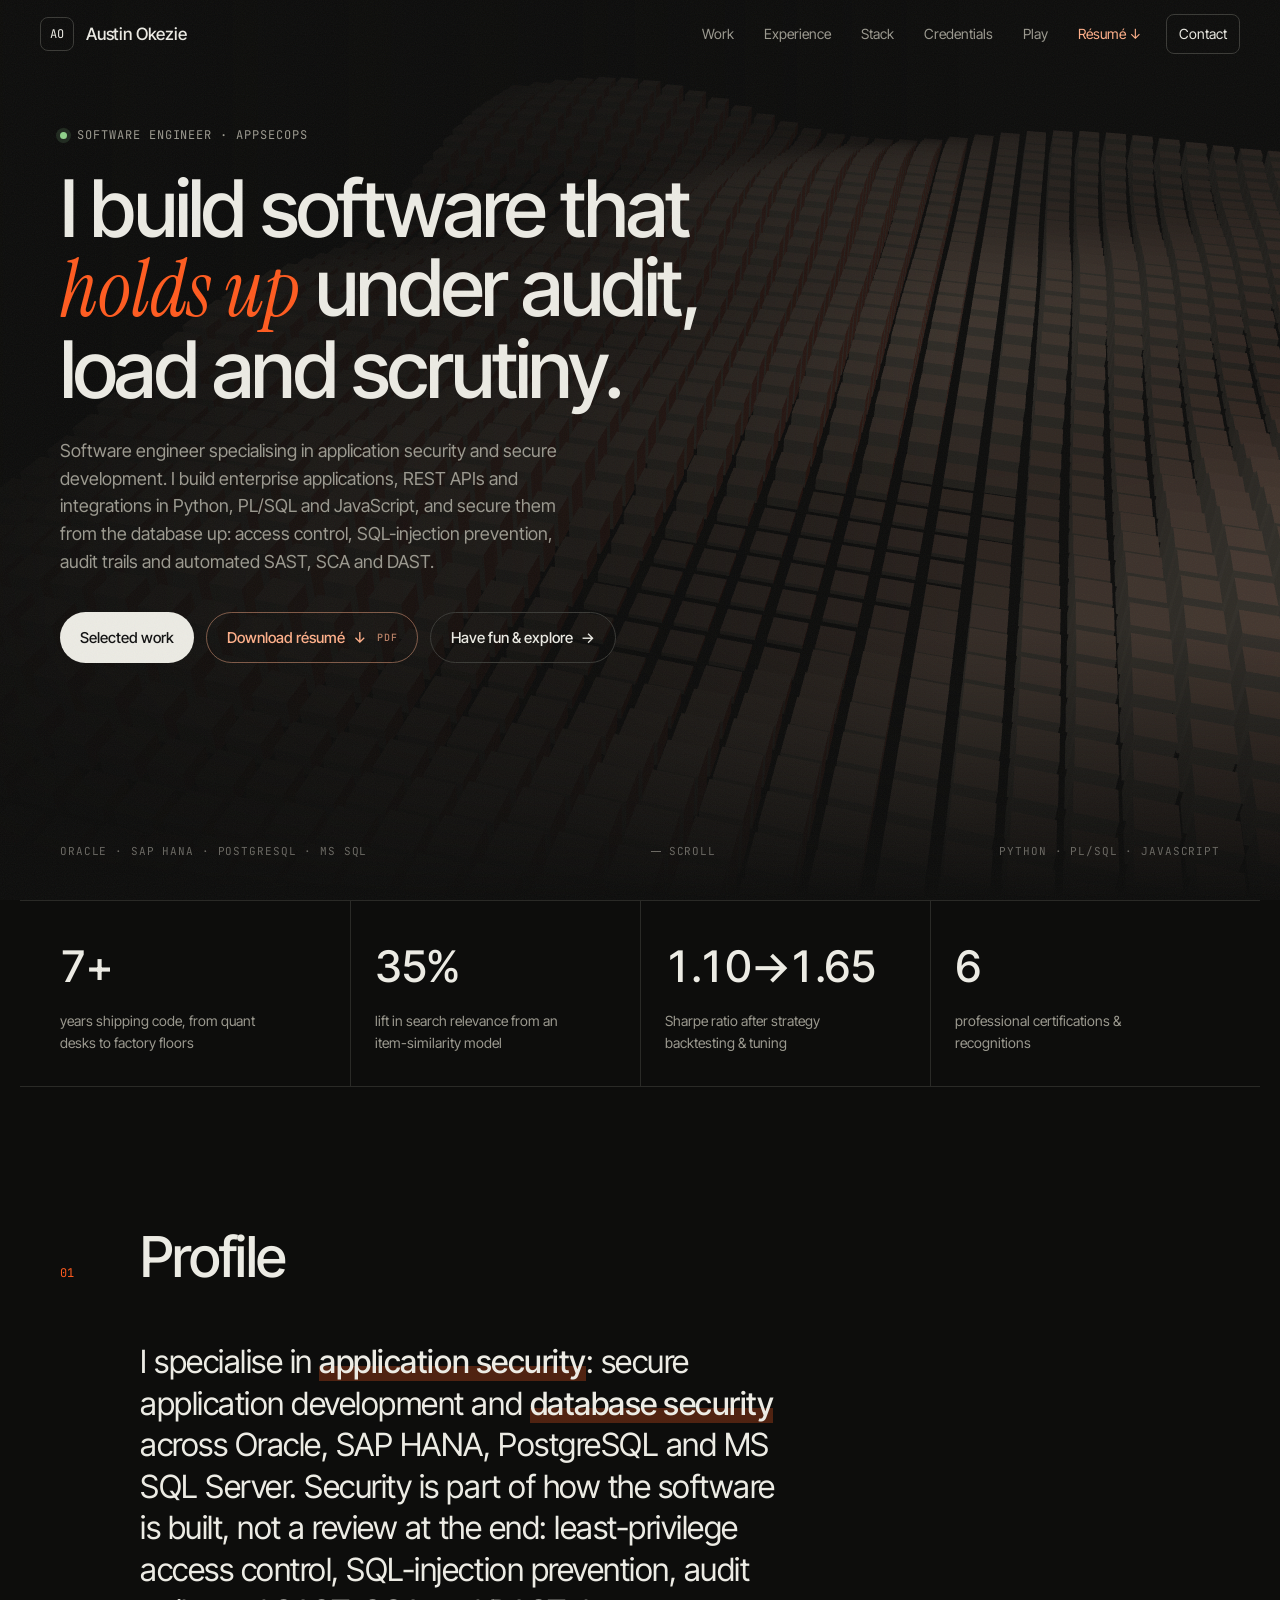
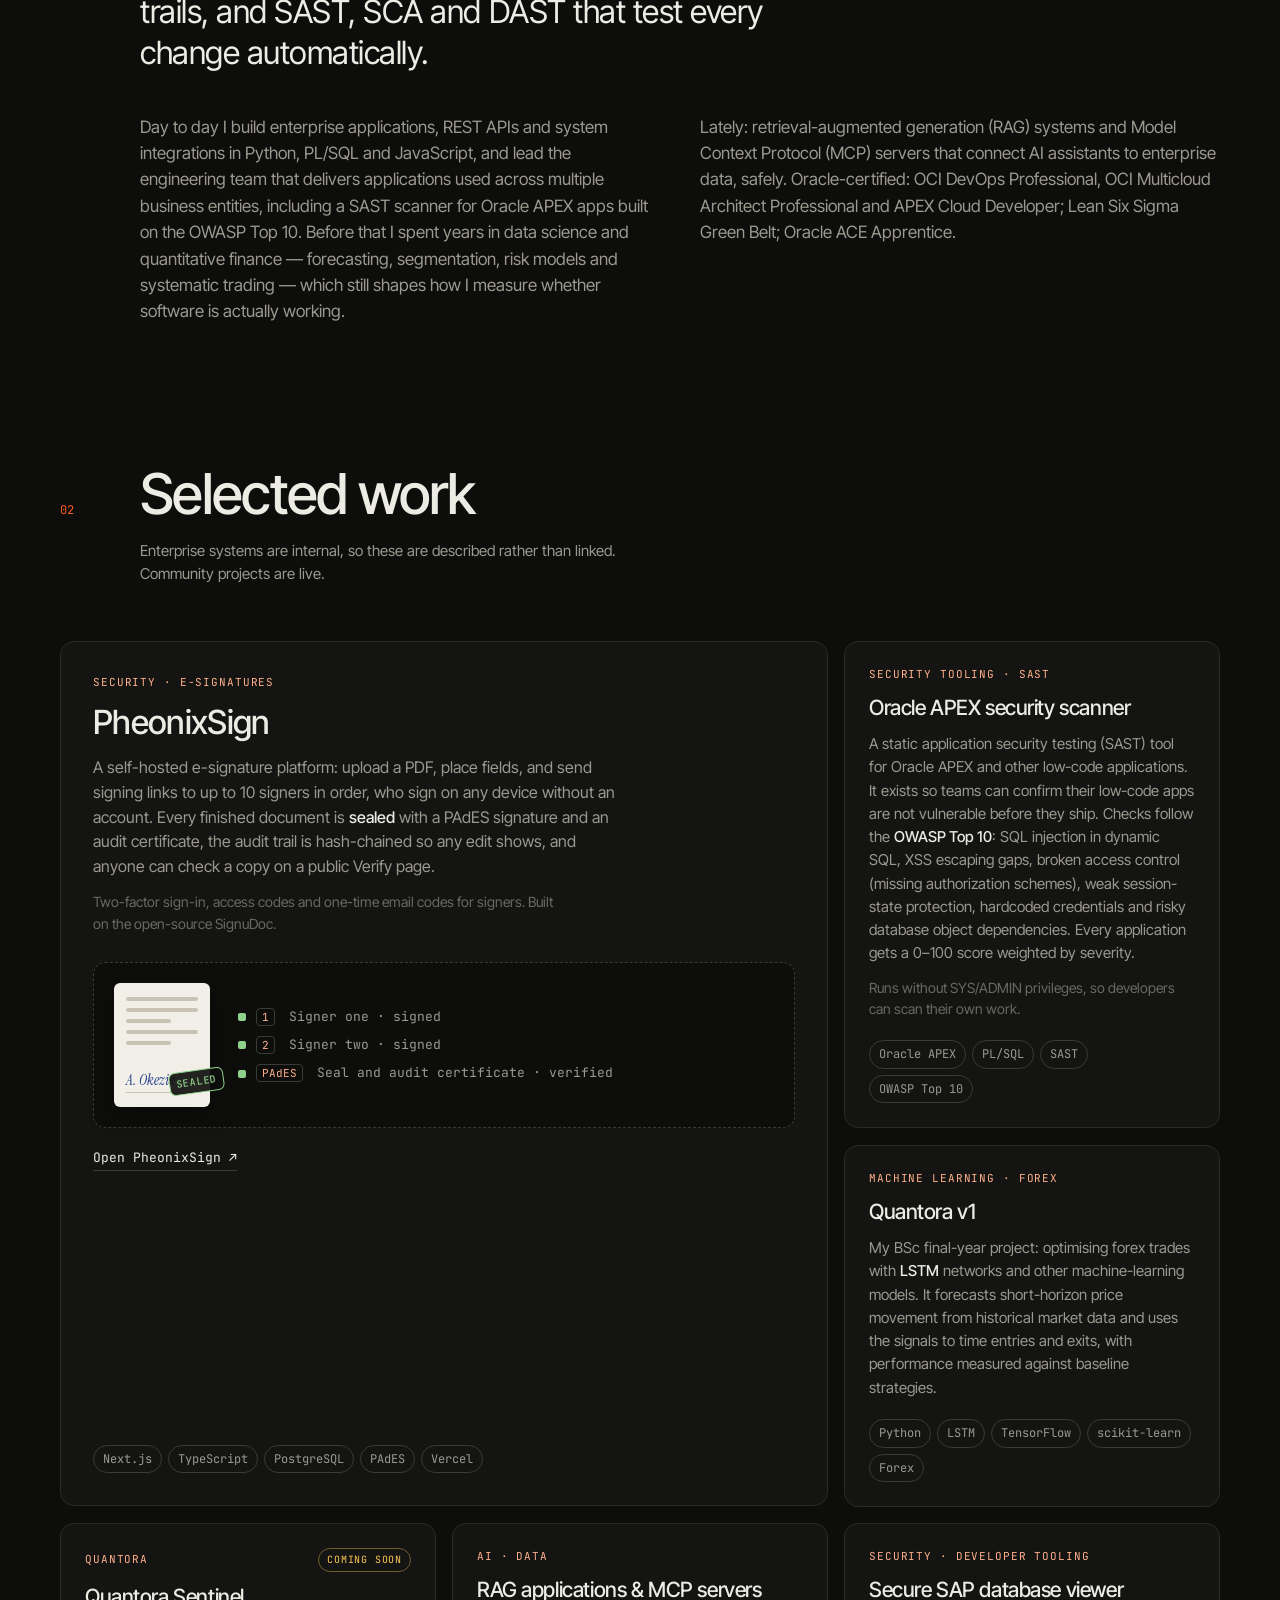
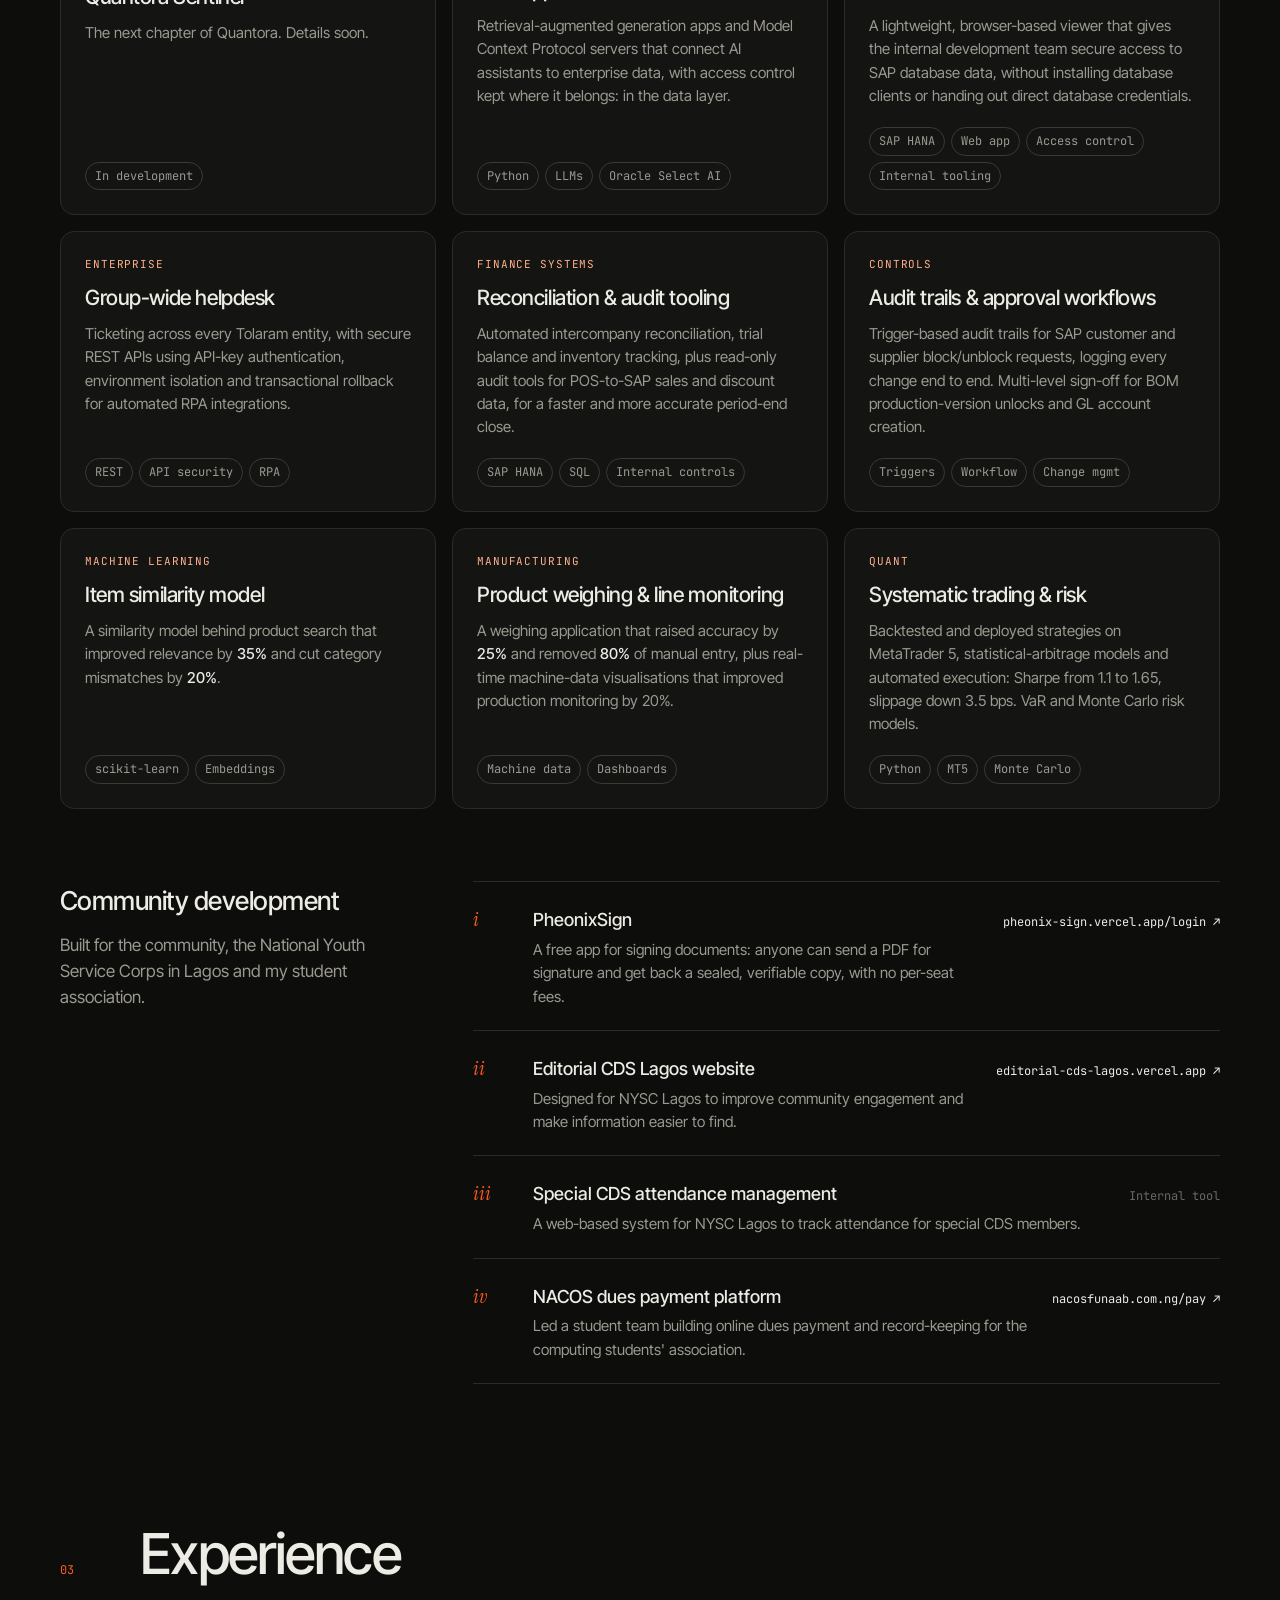
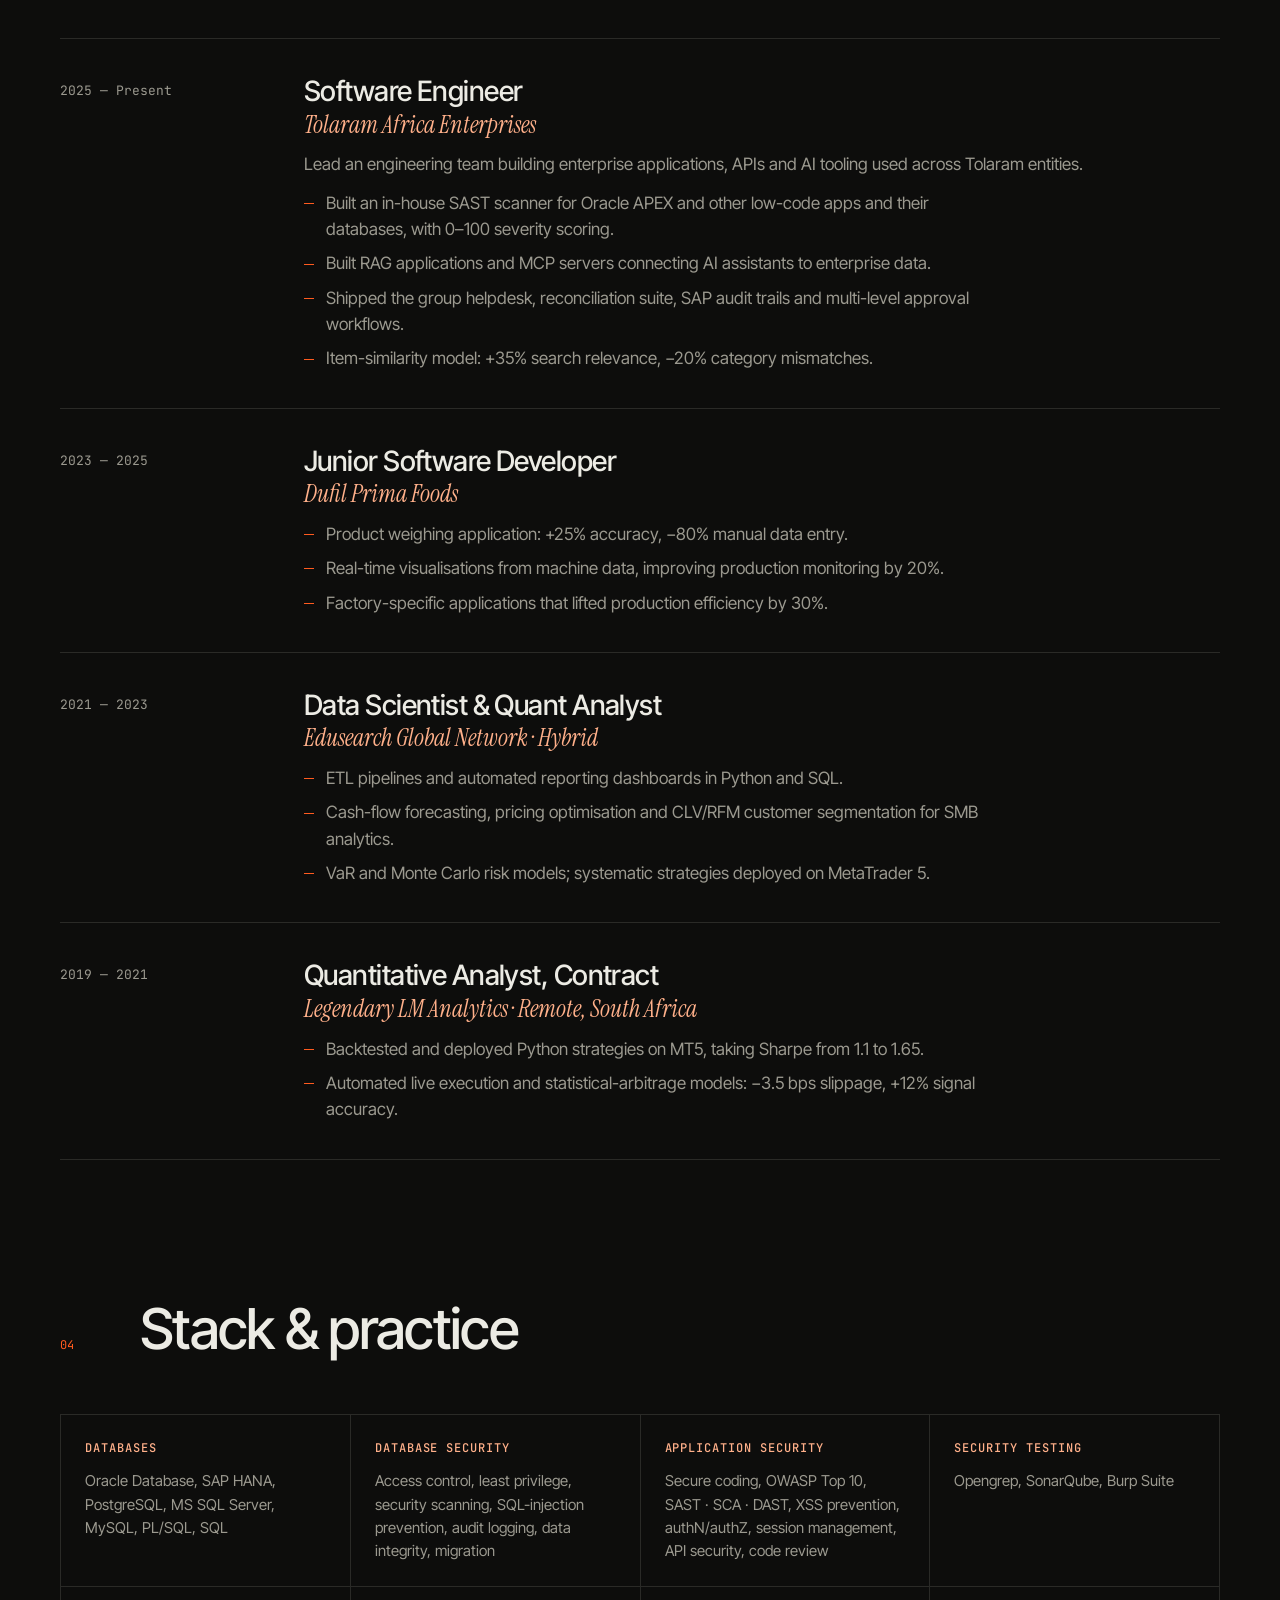
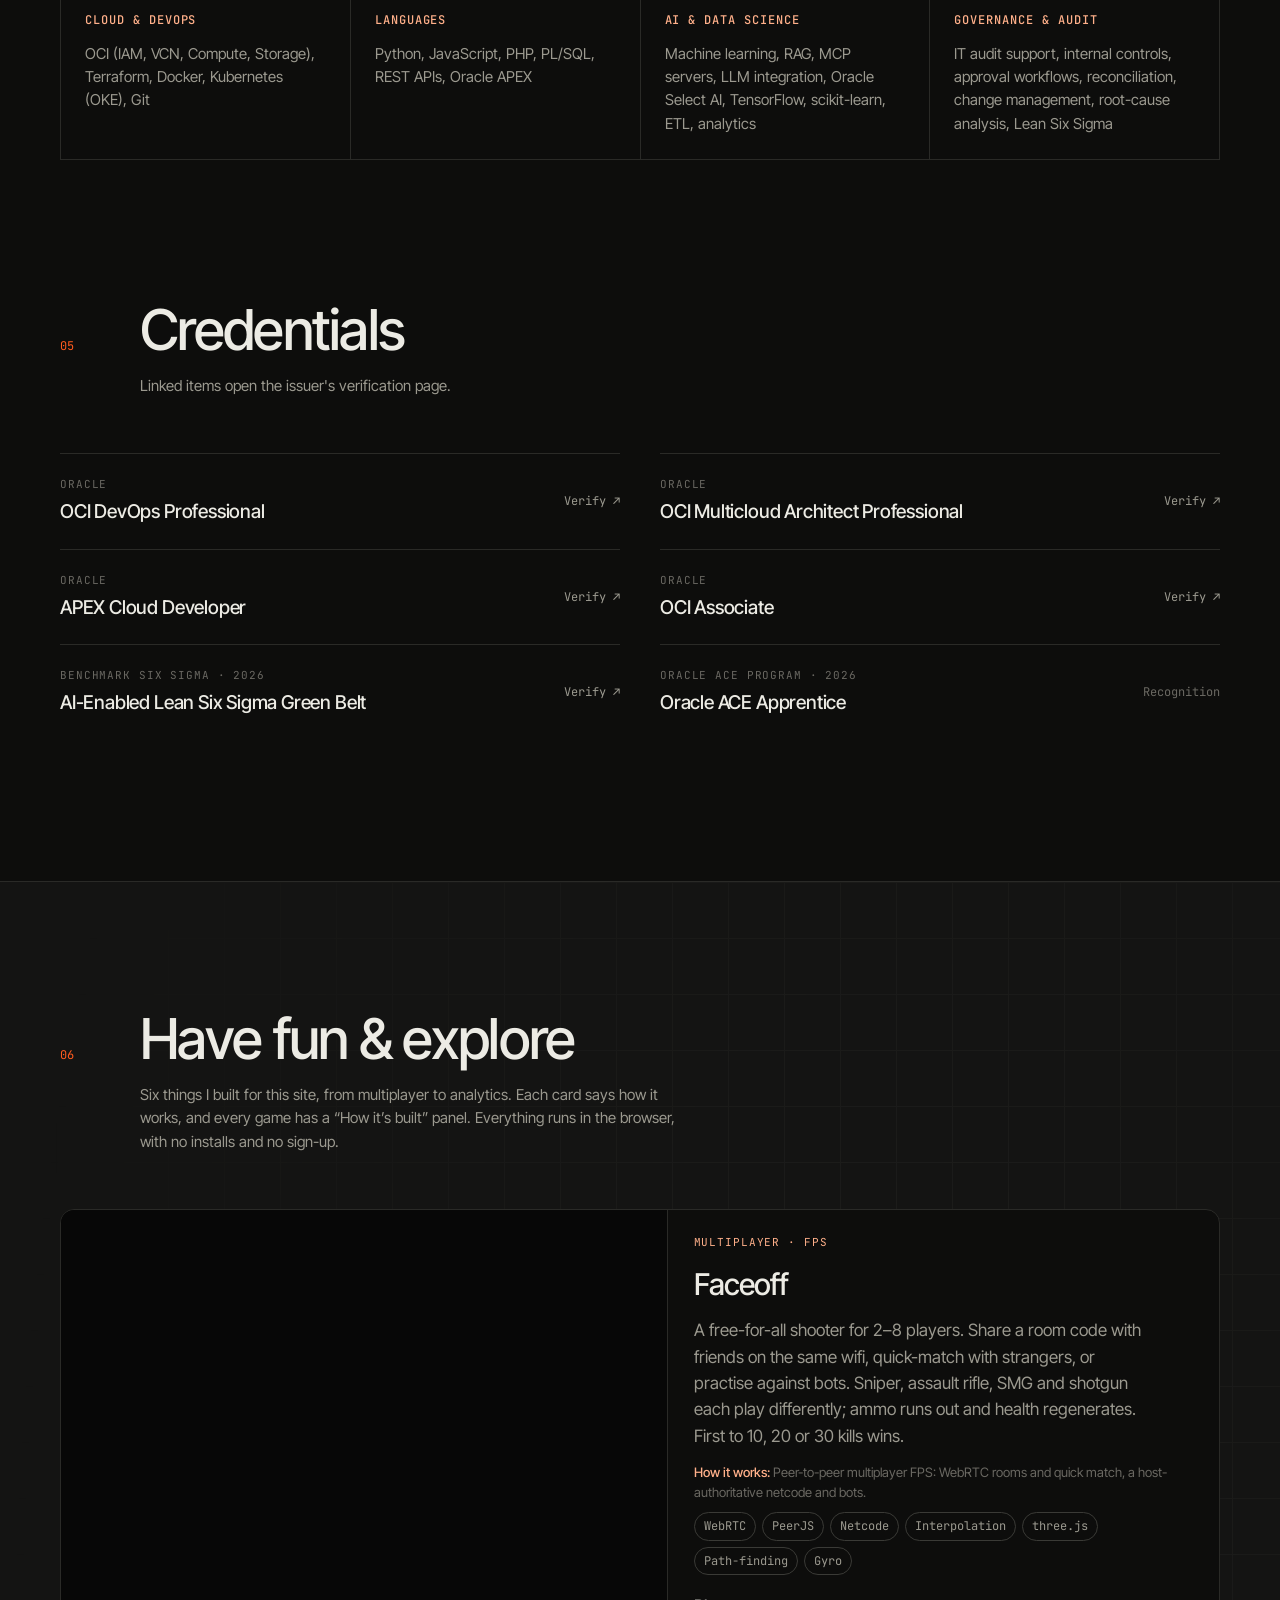
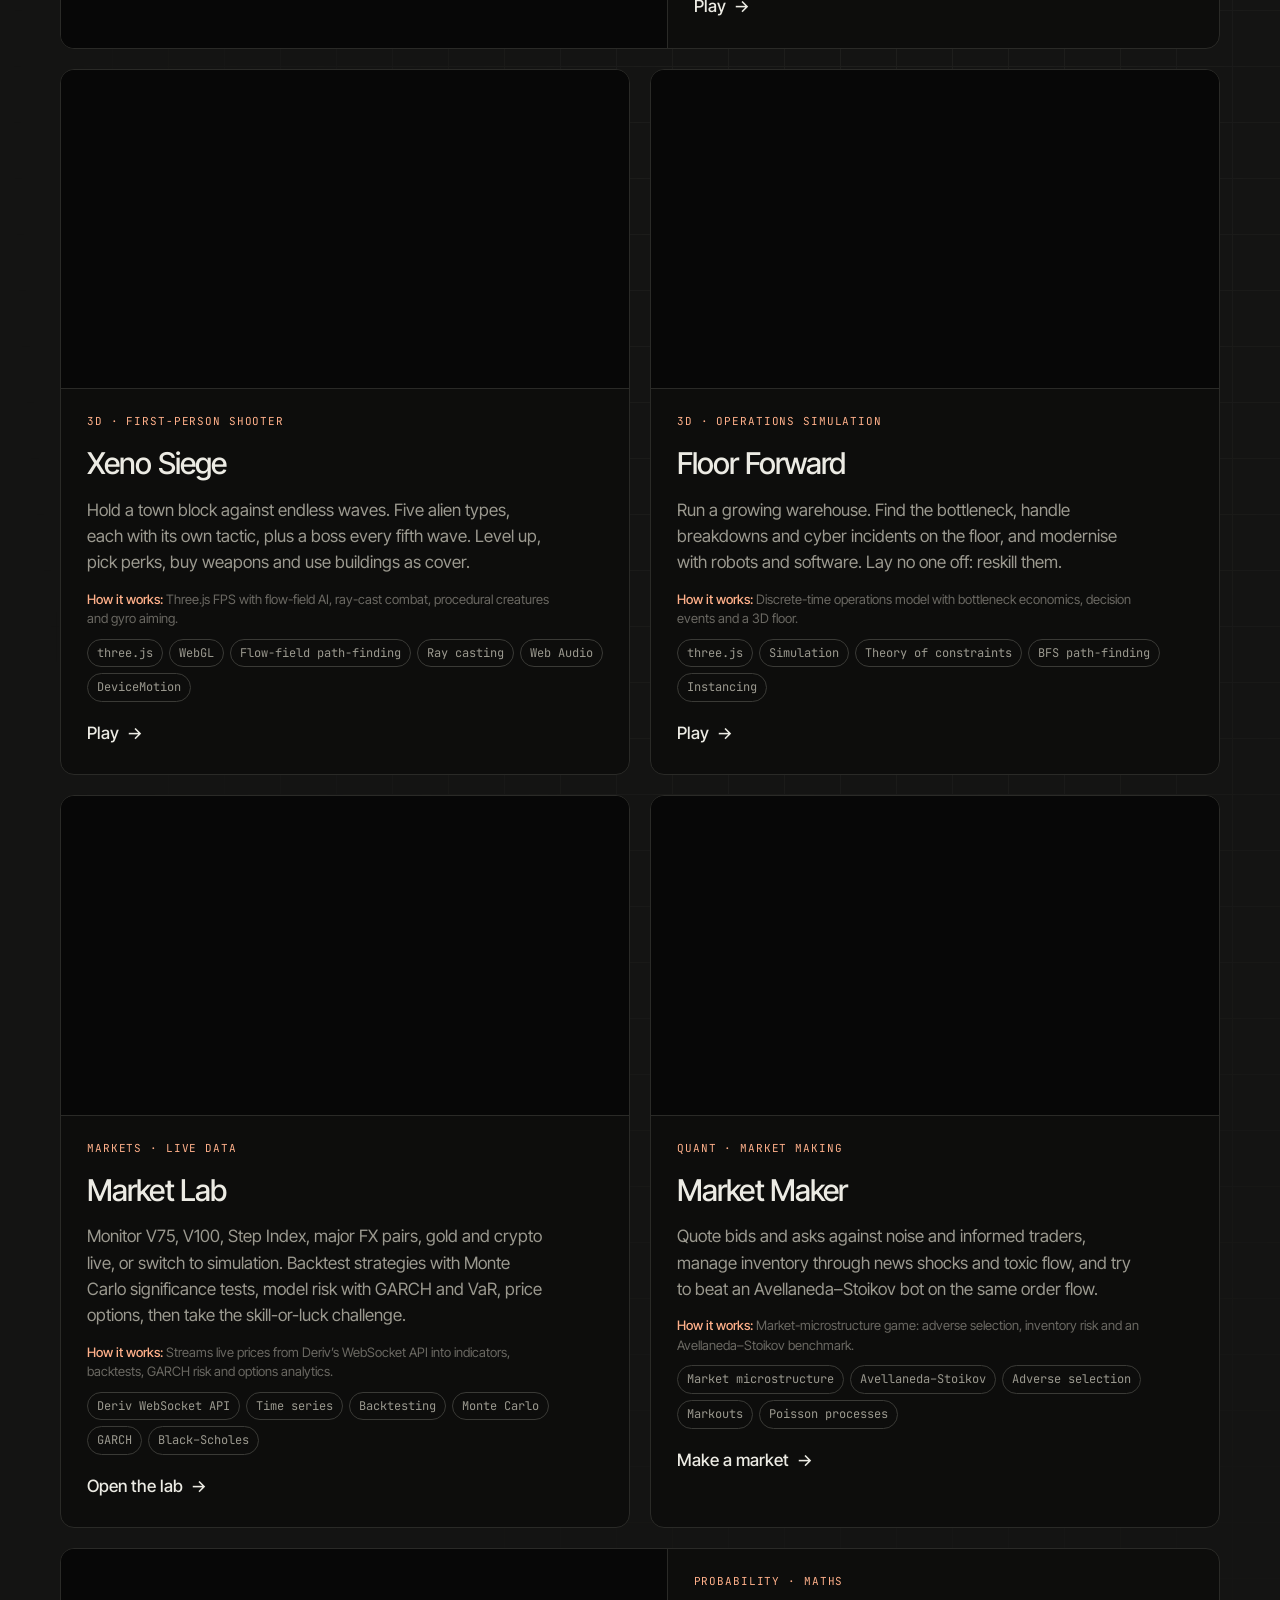
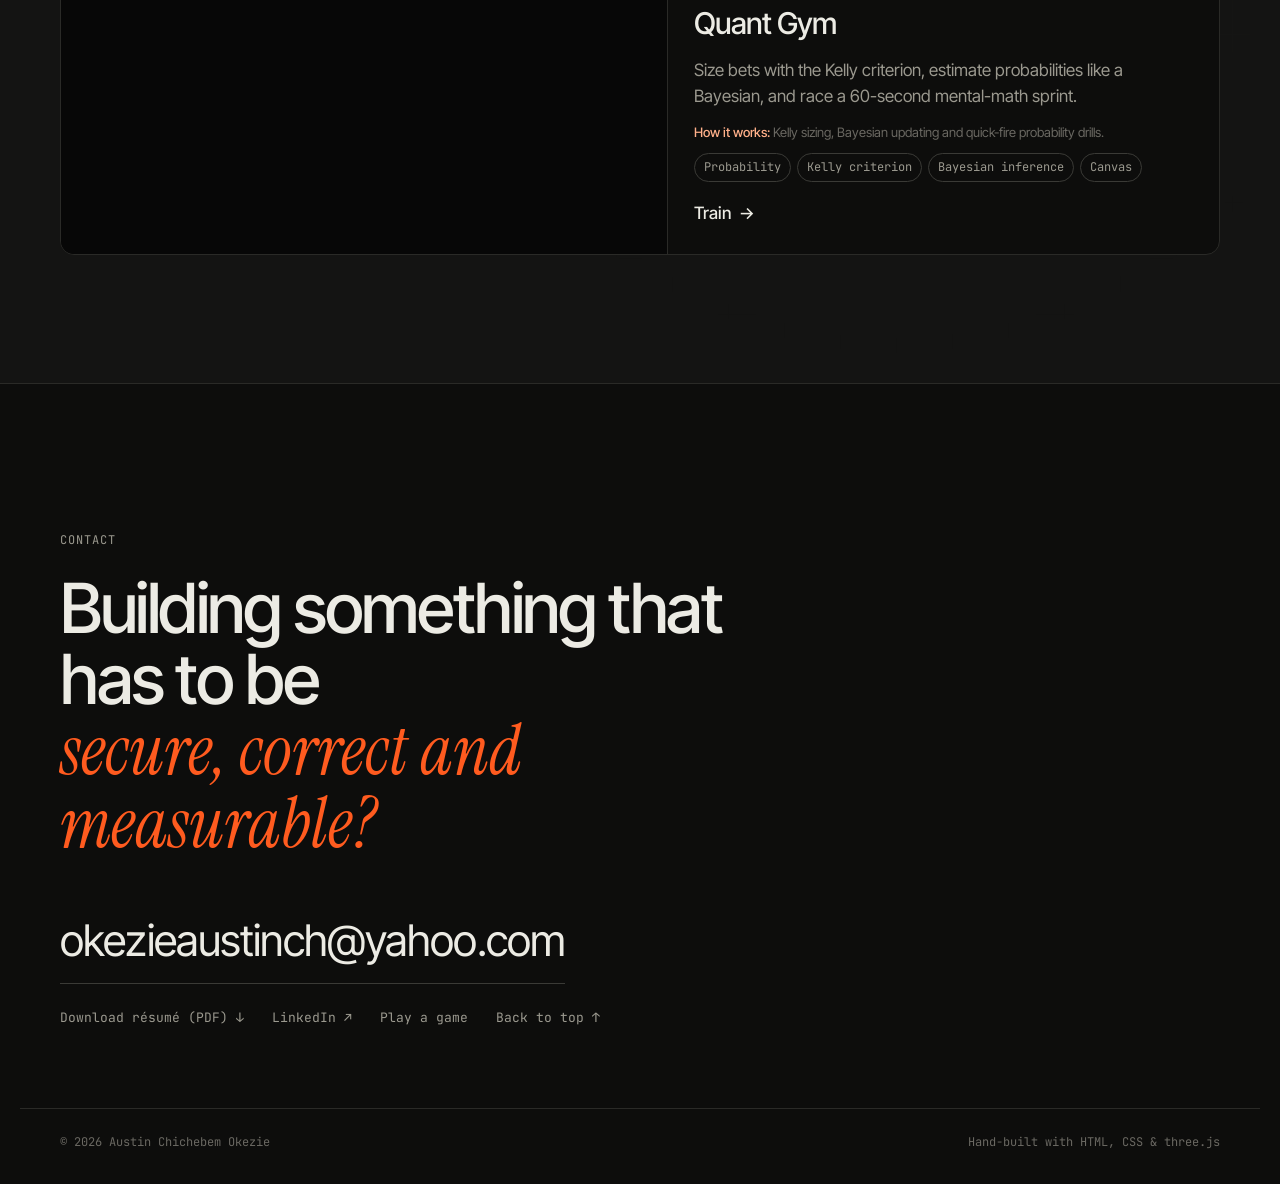
<file: index.html>
<!doctype html>
<html lang="en">
<head>
  <meta charset="utf-8">
  <meta name="viewport" content="width=device-width, initial-scale=1">
  <title>Austin Okezie — Software Engineer · AppSecOps</title>
  <meta name="description" content="Austin Chichebem Okezie — software engineer (AppSecOps) building secure enterprise applications, database security tooling, RAG systems and MCP servers. Oracle-certified, Oracle ACE Apprentice.">
  <meta name="theme-color" content="#0d0d0c">
  <meta property="og:title" content="Austin Okezie — Software Engineer · AppSecOps">
  <meta property="og:description" content="Application security, secure development and database security. Portfolio, project notes and six browser games.">
  <meta property="og:url" content="https://austin-ok.vercel.app/">
  <meta property="og:image" content="https://austin-ok.vercel.app/assets/icons/icon-512.png">
  <link rel="canonical" href="https://austin-ok.vercel.app/">
  <meta property="og:type" content="website">
  <link rel="apple-touch-icon" href="assets/icons/apple-touch-icon.png">
  <link rel="icon" href="assets/favicon.svg" type="image/svg+xml">
  <link rel="preconnect" href="https://fonts.googleapis.com">
  <link rel="preconnect" href="https://fonts.gstatic.com" crossorigin>
  <link href="https://fonts.googleapis.com/css2?family=Instrument+Serif:ital@0;1&family=Inter+Tight:wght@400;500;600&family=JetBrains+Mono:wght@400;500&display=swap" rel="stylesheet">
  <link rel="stylesheet" href="css/style.css">
  <script type="importmap">{ "imports": { "three": "./vendor/three.module.min.js" } }</script>
</head>
<body>
  <a class="skip" href="#main">Skip to content</a>

  <header class="nav" id="top">
    <a class="brand" href="#top" aria-label="Austin Okezie, home">
      <span class="brand-mark">AO</span>
      <span class="brand-name">Austin Okezie</span>
    </a>
    <nav aria-label="Primary">
      <button class="nav-toggle" aria-expanded="false" aria-controls="nav-links">Menu</button>
      <ul id="nav-links">
        <li><a href="#work">Work</a></li>
        <li><a href="#experience">Experience</a></li>
        <li><a href="#stack">Stack</a></li>
        <li><a href="#credentials">Credentials</a></li>
        <li><a href="#play">Play</a></li>
        <li><a class="nav-cv" href="assets/Austin_Okezie_CV.pdf" download="Austin_Okezie_CV.pdf">Résumé <span aria-hidden="true">↓</span></a></li>
        <li><a class="nav-cta" href="#contact">Contact</a></li>
      </ul>
    </nav>
  </header>

  <main id="main">
    <section class="hero" aria-labelledby="hero-title">
      <canvas id="hero-canvas" aria-hidden="true"></canvas>
      <div class="hero-inner wrap">
        <p class="eyebrow"><span class="dot"></span> Software Engineer · AppSecOps</p>
        <h1 id="hero-title">
          I build software that<br>
          <em>holds up</em> under audit,<br>
          load and scrutiny.
        </h1>
        <p class="lede">
          Software engineer specialising in application security and secure development.
          I build enterprise applications, REST APIs and integrations in Python, PL/SQL and
          JavaScript, and secure them from the database up: access control, SQL-injection
          prevention, audit trails and automated SAST, SCA and DAST.
        </p>
        <div class="hero-actions">
          <a class="btn btn-solid" href="#work">Selected work</a>
          <a class="btn btn-ghost btn-cv" href="assets/Austin_Okezie_CV.pdf" download="Austin_Okezie_CV.pdf">Download résumé <span aria-hidden="true">↓</span><small>PDF</small></a>
          <a class="btn btn-ghost" href="#play">Have fun &amp; explore <span aria-hidden="true">→</span></a>
        </div>
      </div>
      <div class="hero-meta wrap" aria-hidden="true">
        <span>Oracle · SAP HANA · PostgreSQL · MS SQL</span>
        <span class="scroll-hint">Scroll</span>
        <span>Python · PL/SQL · JavaScript</span>
      </div>
    </section>

    <section class="figures wrap" aria-label="At a glance">
      <div class="figure"><span class="num" data-count="7" data-suffix="+">7+</span><span class="label">years shipping code, from quant desks to factory floors</span></div>
      <div class="figure"><span class="num" data-count="35" data-suffix="%">35%</span><span class="label">lift in search relevance from an item-similarity model</span></div>
      <div class="figure"><span class="num">1.10→1.65</span><span class="label">Sharpe ratio after strategy backtesting &amp; tuning</span></div>
      <div class="figure"><span class="num" data-count="6">6</span><span class="label">professional certifications &amp; recognitions</span></div>
    </section>

    <section class="about wrap" aria-labelledby="about-title">
      <div class="section-head">
        <span class="index">01</span>
        <h2 id="about-title">Profile</h2>
      </div>
      <div class="about-body">
        <p class="big">
          I specialise in <strong>application security</strong>: secure application development and
          <strong>database security</strong> across Oracle, SAP HANA, PostgreSQL and MS SQL Server.
          Security is part of how the software is built, not a review at the end: least-privilege
          access control, SQL-injection prevention, audit trails, and SAST, SCA and DAST that test
          every change automatically.
        </p>
        <div class="about-cols">
          <p>
            Day to day I build enterprise applications, REST APIs and system integrations in Python,
            PL/SQL and JavaScript, and lead the engineering team that delivers applications used
            across multiple business entities, including a SAST scanner for Oracle APEX apps built
            on the OWASP Top 10. Before that I spent years in
            data science and quantitative finance — forecasting, segmentation, risk models and
            systematic trading — which still shapes how I measure whether software is actually working.
          </p>
          <p>
            Lately: retrieval-augmented generation (RAG) systems and Model Context Protocol (MCP)
            servers that connect AI assistants to enterprise data, safely. Oracle-certified:
            OCI DevOps Professional, OCI Multicloud Architect Professional and APEX Cloud Developer;
            Lean Six Sigma Green Belt; Oracle ACE Apprentice.
          </p>
        </div>
      </div>
    </section>

    <section class="work wrap" id="work" aria-labelledby="work-title">
      <div class="section-head">
        <span class="index">02</span>
        <h2 id="work-title">Selected work</h2>
        <p class="section-note">Enterprise systems are internal, so these are described rather than linked. Community projects are live.</p>
      </div>

      <div class="cards" id="project-cards">
        <noscript><p class="section-note">Enable JavaScript to see the project list.</p></noscript>
      </div>

      <div class="community">
        <div class="community-head">
          <h3>Community development</h3>
          <p>Built for the community, the National Youth Service Corps in Lagos and my student association.</p>
        </div>
        <ol class="community-list" id="community-list"></ol>
      </div>
    </section>

    <section class="experience wrap" id="experience" aria-labelledby="exp-title">
      <div class="section-head">
        <span class="index">03</span>
        <h2 id="exp-title">Experience</h2>
      </div>

      <ol class="timeline">
        <li class="role">
          <div class="role-when">2025 — Present</div>
          <div class="role-what">
            <h3>Software Engineer <span>Tolaram Africa Enterprises</span></h3>
            <p>Lead an engineering team building enterprise applications, APIs and AI tooling used across Tolaram entities.</p>
            <ul>
              <li>Built an in-house SAST scanner for Oracle APEX and other low-code apps and their databases, with 0–100 severity scoring.</li>
              <li>Built RAG applications and MCP servers connecting AI assistants to enterprise data.</li>
              <li>Shipped the group helpdesk, reconciliation suite, SAP audit trails and multi-level approval workflows.</li>
              <li>Item-similarity model: +35% search relevance, −20% category mismatches.</li>
            </ul>
          </div>
        </li>
        <li class="role">
          <div class="role-when">2023 — 2025</div>
          <div class="role-what">
            <h3>Junior Software Developer <span>Dufil Prima Foods</span></h3>
            <ul>
              <li>Product weighing application: +25% accuracy, −80% manual data entry.</li>
              <li>Real-time visualisations from machine data, improving production monitoring by 20%.</li>
              <li>Factory-specific applications that lifted production efficiency by 30%.</li>
            </ul>
          </div>
        </li>
        <li class="role">
          <div class="role-when">2021 — 2023</div>
          <div class="role-what">
            <h3>Data Scientist &amp; Quant Analyst <span>Edusearch Global Network · Hybrid</span></h3>
            <ul>
              <li>ETL pipelines and automated reporting dashboards in Python and SQL.</li>
              <li>Cash-flow forecasting, pricing optimisation and CLV/RFM customer segmentation for SMB analytics.</li>
              <li>VaR and Monte Carlo risk models; systematic strategies deployed on MetaTrader 5.</li>
            </ul>
          </div>
        </li>
        <li class="role">
          <div class="role-when">2019 — 2021</div>
          <div class="role-what">
            <h3>Quantitative Analyst, Contract <span>Legendary LM Analytics · Remote, South Africa</span></h3>
            <ul>
              <li>Backtested and deployed Python strategies on MT5, taking Sharpe from 1.1 to 1.65.</li>
              <li>Automated live execution and statistical-arbitrage models: −3.5 bps slippage, +12% signal accuracy.</li>
            </ul>
          </div>
        </li>
      </ol>
    </section>

    <section class="stack wrap" id="stack" aria-labelledby="stack-title">
      <div class="section-head">
        <span class="index">04</span>
        <h2 id="stack-title">Stack &amp; practice</h2>
      </div>
      <div class="stack-grid">
        <div class="stack-group"><h3>Databases</h3><p>Oracle Database, SAP HANA, PostgreSQL, MS SQL Server, MySQL, PL/SQL, SQL</p></div>
        <div class="stack-group"><h3>Database security</h3><p>Access control, least privilege, security scanning, SQL-injection prevention, audit logging, data integrity, migration</p></div>
        <div class="stack-group"><h3>Application security</h3><p>Secure coding, OWASP Top 10, SAST · SCA · DAST, XSS prevention, authN/authZ, session management, API security, code review</p></div>
        <div class="stack-group"><h3>Security testing</h3><p>Opengrep, SonarQube, Burp Suite</p></div>
        <div class="stack-group"><h3>Cloud &amp; DevOps</h3><p>OCI (IAM, VCN, Compute, Storage), Terraform, Docker, Kubernetes (OKE), Git</p></div>
        <div class="stack-group"><h3>Languages</h3><p>Python, JavaScript, PHP, PL/SQL, REST APIs, Oracle APEX</p></div>
        <div class="stack-group"><h3>AI &amp; data science</h3><p>Machine learning, RAG, MCP servers, LLM integration, Oracle Select AI, TensorFlow, scikit-learn, ETL, analytics</p></div>
        <div class="stack-group"><h3>Governance &amp; audit</h3><p>IT audit support, internal controls, approval workflows, reconciliation, change management, root-cause analysis, Lean Six Sigma</p></div>
      </div>
    </section>

    <section class="credentials wrap" id="credentials" aria-labelledby="cred-title">
      <div class="section-head">
        <span class="index">05</span>
        <h2 id="cred-title">Credentials</h2>
        <p class="section-note">Linked items open the issuer's verification page.</p>
      </div>
      <ul class="cred-list">
        <li><a href="https://catalog-education.oracle.com/pls/certview/sharebadge?id=6BD3243E86E5FAFA3B03D4778FEC053B227C485CD5D0E5289AB788608408ED36" target="_blank" rel="noopener"><span class="issuer">Oracle</span><span class="cred">OCI DevOps Professional</span><span class="verify">Verify ↗</span></a></li>
        <li><a href="https://catalog-education.oracle.com/pls/certview/sharebadge?id=F53049759950560EFD139691DDAF8C496A0293097D1861814A8F32FEE06A233F" target="_blank" rel="noopener"><span class="issuer">Oracle</span><span class="cred">OCI Multicloud Architect Professional</span><span class="verify">Verify ↗</span></a></li>
        <li><a href="https://catalog-education.oracle.com/ords/certview/sharebadge?id=B9A95422666A6ED621E5F51C60C1508F3FDE46A413A9718AE214F6EC980A80B1" target="_blank" rel="noopener"><span class="issuer">Oracle</span><span class="cred">APEX Cloud Developer</span><span class="verify">Verify ↗</span></a></li>
        <li><a href="https://catalog-education.oracle.com/ords/certview/sharebadge?id=B8031937904674830B305BA00CF806EDA50FD3B1F38CFB7BC3518CA03BFBB37B" target="_blank" rel="noopener"><span class="issuer">Oracle</span><span class="cred">OCI Associate</span><span class="verify">Verify ↗</span></a></li>
        <li><a href="https://certificates.benchmarksixsigma.com/187392616" target="_blank" rel="noopener"><span class="issuer">Benchmark Six Sigma · 2026</span><span class="cred">AI-Enabled Lean Six Sigma Green Belt</span><span class="verify">Verify ↗</span></a></li>
        <li><div><span class="issuer">Oracle ACE Program · 2026</span><span class="cred">Oracle ACE Apprentice</span><span class="verify muted">Recognition</span></div></li>
      </ul>
    </section>

    <section class="play" id="play" aria-labelledby="play-title">
      <div class="wrap">
        <div class="section-head">
          <span class="index">06</span>
          <h2 id="play-title">Have fun &amp; explore</h2>
          <p class="section-note">Six things I built for this site, from multiplayer to analytics. Each card says how it works, and every game has a “How it’s built” panel. Everything runs in the browser, with no installs and no sign-up.</p>
        </div>
        <div class="games">
          <a class="game tilt game-wide" href="games/arena.html" data-build="arena">
            <canvas class="game-preview" data-preview="arena" aria-hidden="true"></canvas>
            <div class="game-body">
              <span class="tag">Multiplayer · FPS</span>
              <h3>Faceoff</h3>
              <p>A free-for-all shooter for 2–8 players. Share a room code with friends on the same wifi, quick-match with strangers, or practise against bots. Sniper, assault rifle, SMG and shotgun each play differently; ammo runs out and health regenerates. First to 10, 20 or 30 kills wins.</p>
              <div class="build" aria-label="How it is built"></div>
              <span class="play-cta">Play <span aria-hidden="true">→</span></span>
            </div>
          </a>
          <a class="game tilt" href="games/alien.html" data-build="siege">
            <canvas class="game-preview" data-preview="siege" aria-hidden="true"></canvas>
            <div class="game-body">
              <span class="tag">3D · First-person shooter</span>
              <h3>Xeno Siege</h3>
              <p>Hold a town block against endless waves. Five alien types, each with its own tactic, plus a boss every fifth wave. Level up, pick perks, buy weapons and use buildings as cover.</p>
              <div class="build" aria-label="How it is built"></div>
              <span class="play-cta">Play <span aria-hidden="true">→</span></span>
            </div>
          </a>
          <a class="game tilt" href="games/warehouse.html" data-build="warehouse">
            <canvas class="game-preview" data-preview="warehouse" aria-hidden="true"></canvas>
            <div class="game-body">
              <span class="tag">3D · Operations simulation</span>
              <h3>Floor Forward</h3>
              <p>Run a growing warehouse. Find the bottleneck, handle breakdowns and cyber incidents on the floor, and modernise with robots and software. Lay no one off: reskill them.</p>
              <div class="build" aria-label="How it is built"></div>
              <span class="play-cta">Play <span aria-hidden="true">→</span></span>
            </div>
          </a>
          <a class="game tilt" href="games/quant.html" data-build="market">
            <canvas class="game-preview" data-preview="quant" aria-hidden="true"></canvas>
            <div class="game-body">
              <span class="tag">Markets · Live data</span>
              <h3>Market Lab</h3>
              <p>Monitor V75, V100, Step Index, major FX pairs, gold and crypto live, or switch to simulation. Backtest strategies with Monte Carlo significance tests, model risk with GARCH and VaR, price options, then take the skill-or-luck challenge.</p>
              <div class="build" aria-label="How it is built"></div>
              <span class="play-cta">Open the lab <span aria-hidden="true">→</span></span>
            </div>
          </a>
          <a class="game tilt" href="games/marketmaker.html" data-build="marketmaker">
            <canvas class="game-preview" data-preview="mm" aria-hidden="true"></canvas>
            <div class="game-body">
              <span class="tag">Quant · Market making</span>
              <h3>Market Maker</h3>
              <p>Quote bids and asks against noise and informed traders, manage inventory through news shocks and toxic flow, and try to beat an Avellaneda–Stoikov bot on the same order flow.</p>
              <div class="build" aria-label="How it is built"></div>
              <span class="play-cta">Make a market <span aria-hidden="true">→</span></span>
            </div>
          </a>
          <a class="game tilt game-wide" href="games/quantgym.html" data-build="quantgym">
            <canvas class="game-preview" data-preview="gym" aria-hidden="true"></canvas>
            <div class="game-body">
              <span class="tag">Probability · Maths</span>
              <h3>Quant Gym</h3>
              <p>Size bets with the Kelly criterion, estimate probabilities like a Bayesian, and race a 60-second mental-math sprint.</p>
              <div class="build" aria-label="How it is built"></div>
              <span class="play-cta">Train <span aria-hidden="true">→</span></span>
            </div>
          </a>
        </div>
      </div>
    </section>

    <section class="contact wrap" id="contact" aria-labelledby="contact-title">
      <p class="eyebrow">Contact</p>
      <h2 id="contact-title">Building something that has to be<br><em>secure, correct and measurable?</em></h2>
      <div class="contact-links">
        <a class="contact-big" href="mailto:okezieaustinch@yahoo.com">okezieaustinch@yahoo.com</a>
        <div class="contact-row">
          <a href="assets/Austin_Okezie_CV.pdf" download="Austin_Okezie_CV.pdf">Download résumé (PDF) ↓</a>
          <a href="https://www.linkedin.com/in/eyes0fhorus/" target="_blank" rel="noopener">LinkedIn ↗</a>
          <a href="#play">Play a game</a>
          <a href="#top">Back to top ↑</a>
        </div>
      </div>
    </section>
  </main>

  <footer class="footer wrap">
    <span>© <span id="year">2026</span> Austin Chichebem Okezie</span>
    <span>Hand-built with HTML, CSS &amp; three.js</span>
  </footer>

  <script type="module" src="js/main.js"></script>
  <script type="module" src="js/pwa.js"></script>
</body>
</html>
</file>
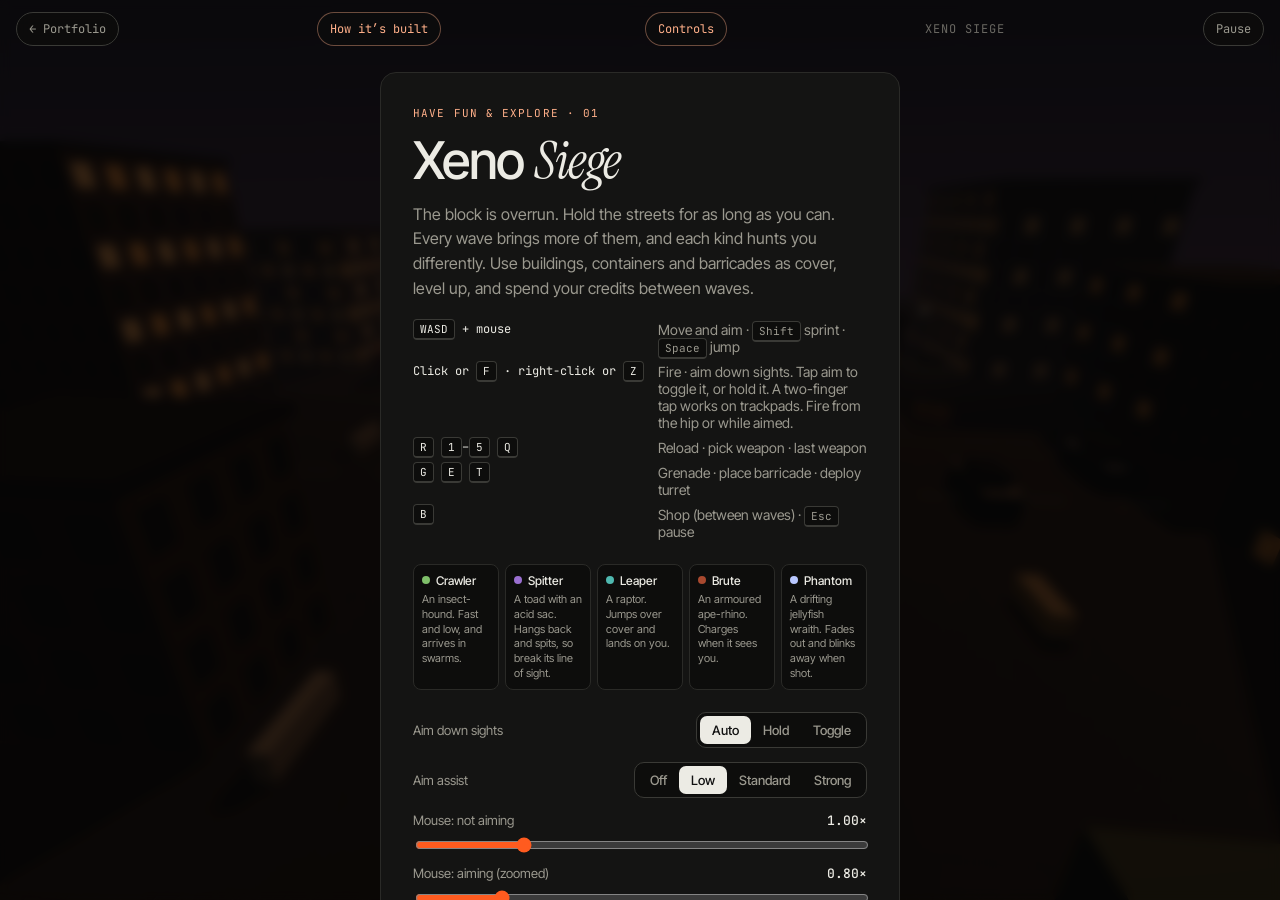
<file: games/alien.html>
<!doctype html>
<html lang="en">
<head>
  <meta charset="utf-8">
  <meta name="viewport" content="width=device-width, initial-scale=1, maximum-scale=1, user-scalable=no">
  <title>Xeno Siege — Austin Okezie</title>
  <meta name="description" content="A first-person alien survival shooter: endless waves, five alien types, levels, perks, a shop and cover.">
  <meta name="theme-color" content="#0d0d0c">
  <link rel="manifest" href="alien.webmanifest">
  <link rel="apple-touch-icon" href="../assets/icons/apple-touch-icon.png">
  <meta name="apple-mobile-web-app-capable" content="yes">
  <meta name="mobile-web-app-capable" content="yes">
  <meta name="apple-mobile-web-app-status-bar-style" content="black-translucent">
  <meta name="apple-mobile-web-app-title" content="Xeno Siege">
  <link rel="icon" href="../assets/favicon.svg" type="image/svg+xml">
  <link rel="preconnect" href="https://fonts.googleapis.com">
  <link rel="preconnect" href="https://fonts.gstatic.com" crossorigin>
  <link href="https://fonts.googleapis.com/css2?family=Instrument+Serif:ital@0;1&family=Inter+Tight:wght@400;500;600&family=JetBrains+Mono:wght@400;500&display=swap" rel="stylesheet">
  <link rel="stylesheet" href="../css/game.css">
  <link rel="stylesheet" href="../css/siege.css">
  <script type="importmap">{ "imports": { "three": "../vendor/three.module.min.js" } }</script>
</head>
<body data-game="siege">
  <canvas id="stage" aria-label="Xeno Siege game view"></canvas>

  <div class="topbar">
    <a class="back" href="../index.html#play">← Portfolio</a>
    <span class="title-chip">Xeno Siege</span>
    <button class="pill" id="pauseBtn">Pause</button>
  </div>

  <div class="hud" id="hud" hidden>
    <div class="crosshair" id="crosshair"><i></i><i></i><i></i><i></i></div>
    <div class="hitmark" id="hitmark"></div>
    <div class="vignette" id="vignette"></div>
    <div class="banner" id="banner"></div>
    <div class="toast" id="toast"></div>

    <div class="hud-tl">
      <div class="wave">Wave <b id="hWave">1</b></div>
      <div class="sub" id="hWaveSub">Prepare</div>
    </div>
    <div class="hud-tr">
      <div class="cred"><span>Credits</span><b id="hCred">0</b></div>
      <div class="sub" id="hKills">0 kills</div>
    </div>

    <div class="hud-bl">
      <div class="bar hp"><span>HP</span><div><i id="hHp"></i></div><b id="hHpN">100</b></div>
      <div class="bar ar"><span>AR</span><div><i id="hAr"></i></div><b id="hArN">0</b></div>
      <div class="bar xp"><span>LV <b id="hLvl">1</b></span><div><i id="hXp"></i></div></div>
    </div>
    <div class="hud-br">
      <div class="weapon" id="hWeapon">Pistol</div>
      <div class="ammo"><b id="hMag">12</b><span id="hRes">/ ∞</span></div>
      <div class="slots" id="hSlots"></div>
      <div class="sub"><span id="hGren">0</span> grenades · <kbd>B</kbd> shop</div>
    </div>

    <div class="touch" id="touch" hidden>
      <div class="stick" id="stick"><i id="stickKnob"></i></div>
      <button class="tb fire" id="tFire" aria-label="Hip fire">Hip<br>fire</button>
      <button class="tb aimfire" id="tAimFire" aria-label="Aim and fire">Aim<br>+ fire</button>
      <button class="tb jump" id="tJump">Jump</button>
      <button class="tb crouch" id="tCrouch">Crouch</button>
      <button class="tb prone" id="tProne">Prone</button>
      <button class="tb reload" id="tReload">R</button>
      <button class="tb swap" id="tSwap">⇄</button>
      <button class="tb gren" id="tGren">G</button>
      <button class="tb shop" id="tShop">Shop</button>
      <button class="tb gyro" id="tGyro" aria-pressed="false">Gyro</button>
      <button class="tb ads" id="tAds" aria-pressed="false">Aim</button>
    </div>
  </div>

  <div class="overlay" id="startScreen">
    <div class="panel">
      <p class="kicker">Have fun &amp; explore · 01</p>
      <h1>Xeno <em>Siege</em></h1>
      <p>The block is overrun. Hold the streets for as long as you can. Every wave brings more of them, and each kind hunts you differently. Use buildings, containers and barricades as cover, level up, and spend your credits between waves.</p>
      <dl class="keys">
        <dt><kbd>WASD</kbd> + mouse</dt><dd>Move and aim · <kbd>Shift</kbd> sprint · <kbd>Space</kbd> jump</dd>
        <dt>Click or <kbd>F</kbd> · right-click or <kbd>Z</kbd></dt><dd>Fire · aim down sights. Tap aim to toggle it, or hold it. A two-finger tap works on trackpads. Fire from the hip or while aimed.</dd>
        <dt><kbd>R</kbd> <kbd>1</kbd>–<kbd>5</kbd> <kbd>Q</kbd></dt><dd>Reload · pick weapon · last weapon</dd>
        <dt><kbd>G</kbd> <kbd>E</kbd> <kbd>T</kbd></dt><dd>Grenade · place barricade · deploy turret</dd>
        <dt><kbd>B</kbd></dt><dd>Shop (between waves) · <kbd>Esc</kbd> pause</dd>
      </dl>
      <div class="bestiary" id="bestiary"></div>
      <div class="aim-settings"></div>
      <div class="assist-settings"></div>
      <div class="sens-settings"></div>
      <div class="notify-settings"></div>
      <div class="mobile-opts" id="mobileOpts" hidden>
        <div class="gyro-settings"></div>
        <p class="hint">For the best experience, rotate your phone to landscape.</p>
      </div>
      <div class="actions">
        <button class="btn btn-solid" id="startBtn">Deploy</button>
        <a class="btn" href="../index.html#play">Back</a>
      </div>
    </div>
  </div>

  <div class="overlay" id="pauseScreen" hidden>
    <div class="panel">
      <p class="kicker">Paused</p>
      <h2>Catch your breath.</h2>
      <p id="pauseStats"></p>
      <div class="aim-settings"></div>
      <div class="assist-settings"></div>
      <div class="sens-settings"></div>
      <div class="notify-settings"></div>
      <div class="mobile-opts" id="pauseMobile" hidden>
        <p class="kicker" style="margin:0">Gyro settings</p>
        <div class="gyro-settings"></div>
      </div>
      <div class="actions">
        <button class="btn btn-solid" id="resumeBtn">Resume</button>
        <button class="btn" id="restartBtn2">Restart</button>
      </div>
    </div>
  </div>

  <div class="overlay" id="shopScreen" hidden>
    <div class="panel panel-wide">
      <div class="shop-head">
        <div><p class="kicker">Supply depot</p><h2>Spend wisely.</h2></div>
        <div class="cred big"><span>Credits</span><b id="sCred">0</b></div>
      </div>
      <h3 class="shop-sec">Weapons</h3>
      <div class="shop-grid" id="shopWeapons"></div>
      <h3 class="shop-sec">Supplies &amp; deployables</h3>
      <div class="shop-grid" id="shopItems"></div>
      <div class="actions"><button class="btn btn-solid" id="shopClose">Back to the fight</button></div>
    </div>
  </div>

  <div class="overlay" id="perkScreen" hidden>
    <div class="panel panel-wide">
      <p class="kicker">Level <span id="perkLvl">2</span></p>
      <h2>Choose an upgrade.</h2>
      <div class="perks" id="perks"></div>
    </div>
  </div>

  <div class="overlay" id="overScreen" hidden>
    <div class="panel">
      <p class="kicker">Overrun</p>
      <h2 id="overTitle">You held out.</h2>
      <div class="stats">
        <div><span>Wave</span><b id="fWave">1</b></div>
        <div><span>Kills</span><b id="fKills">0</b></div>
        <div><span>Level</span><b id="fLvl">1</b></div>
        <div><span>Score</span><b id="fScore">0</b></div>
        <div><span>Accuracy</span><b id="fAcc">0%</b></div>
        <div><span>Best wave</span><b id="fBest">0</b></div>
      </div>
      <div class="actions">
        <button class="btn btn-solid" id="restartBtn">Go again</button>
        <a class="btn" href="warehouse.html">Try the warehouse sim</a>
      </div>
    </div>
  </div>

  <div class="lockhint" id="lockHint" hidden>Click the game to capture the mouse</div>

  <div class="rotate" id="rotateHint" hidden>
    <div class="phone" aria-hidden="true"><i></i></div>
    <b>Rotate your phone</b>
    <span>Xeno Siege plays best in landscape: wider view, and room for both thumbs.</span>
    <button class="btn" id="rotateDismiss">Continue in portrait</button>
  </div>

  <script type="module" src="../js/siege.js"></script>
  <script type="module" src="../js/about.js"></script>
  <script type="module" src="../js/pwa.js"></script>
</body>
</html>
</file>
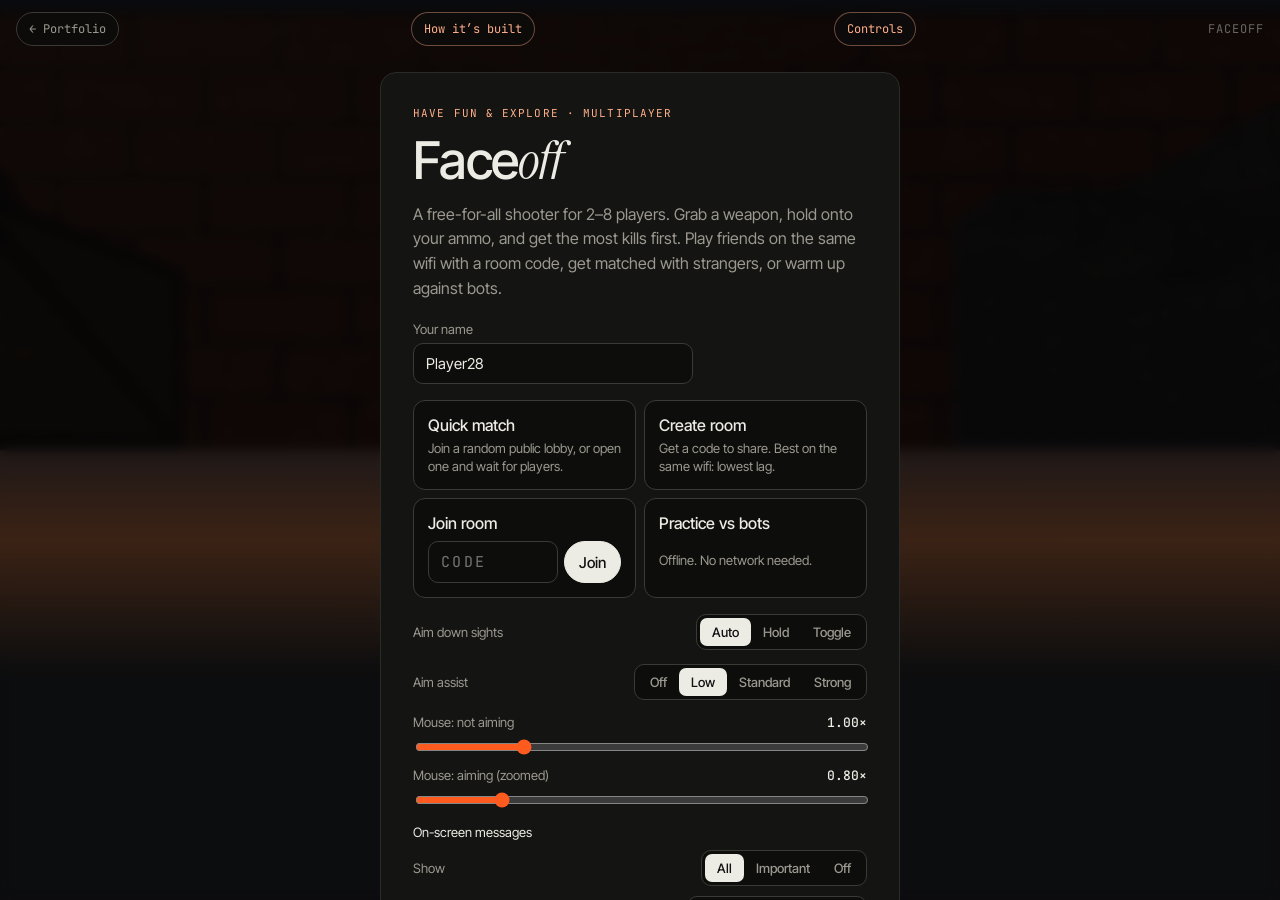
<file: games/arena.html>
<!doctype html>
<html lang="en">
<head>
  <meta charset="utf-8">
  <meta name="viewport" content="width=device-width, initial-scale=1, maximum-scale=1, user-scalable=no">
  <title>Faceoff — Austin Okezie</title>
  <meta name="description" content="A multiplayer first-person shooter in the browser. Join friends on the same wifi with a room code, quick-match with strangers, or practise against bots.">
  <meta name="theme-color" content="#0d0d0c">
  <link rel="manifest" href="arena.webmanifest">
  <link rel="apple-touch-icon" href="../assets/icons/apple-touch-icon.png">
  <meta name="apple-mobile-web-app-capable" content="yes">
  <meta name="mobile-web-app-capable" content="yes">
  <meta name="apple-mobile-web-app-status-bar-style" content="black-translucent">
  <meta name="apple-mobile-web-app-title" content="Faceoff">
  <link rel="icon" href="../assets/favicon.svg" type="image/svg+xml">
  <link rel="preconnect" href="https://fonts.googleapis.com">
  <link rel="preconnect" href="https://fonts.gstatic.com" crossorigin>
  <link href="https://fonts.googleapis.com/css2?family=Instrument+Serif:ital@0;1&family=Inter+Tight:wght@400;500;600&family=JetBrains+Mono:wght@400;500&display=swap" rel="stylesheet">
  <link rel="stylesheet" href="../css/game.css">
  <link rel="stylesheet" href="../css/arena.css">
  <script src="../vendor/peerjs.min.js"></script>
  <script type="importmap">{ "imports": { "three": "../vendor/three.module.min.js" } }</script>
</head>
<body data-game="arena">
  <canvas id="stage" aria-label="Faceoff game view"></canvas>

  <div class="topbar">
    <a class="back" href="../index.html#play">← Portfolio</a>
    <span class="title-chip">Faceoff</span>
    <button class="pill" id="menuBtn" hidden>Menu</button>
  </div>

  <div class="hud" id="hud" hidden>
    <div class="scope" id="scope"><i></i></div>
    <div class="crosshair" id="crosshair"><i></i><i></i><i></i><i></i></div>
    <div class="hitmark" id="hitmark"></div>
    <div class="vignette" id="vignette"></div>
    <div class="dmgdir" id="dmgdir"></div>
    <div class="score" id="score"></div>
    <ol class="feed" id="feed"></ol>
    <div class="prompt" id="prompt" hidden></div>
    <div class="respawn" id="respawn" hidden></div>
    <div class="toast" id="toast"></div>
    <div class="hud-bl">
      <div class="hp"><span>Health</span><div><i id="hpBar"></i></div><b id="hpN">100</b></div>
      <small id="regen"></small>
    </div>
    <div class="hud-br">
      <div class="wname" id="wName">Pistol</div>
      <div class="ammo" id="ammoBox"><b id="mag">12</b><span id="res">/ 36</span></div>
      <div class="slots"><i id="slot1">1 Pistol</i><i id="slot2">2 —</i></div>
    </div>
    <div class="touch" id="touch" hidden>
      <div class="stick" id="stick"><i id="knob"></i></div>
      <button class="tb fire" id="tFire" aria-label="Hip fire">Hip<br>fire</button>
      <button class="tb aimfire" id="tAimFire" aria-label="Aim and fire">Aim<br>+ fire</button>
      <button class="tb ads" id="tAds">Aim</button>
      <button class="tb jump" id="tJump">Jump</button>
      <button class="tb crouch" id="tCrouch">Crouch</button>
      <button class="tb prone" id="tProne">Prone</button>
      <button class="tb reload" id="tReload">R</button>
      <button class="tb swap" id="tSwap">⇄</button>
      <button class="tb pick" id="tPick" hidden>Pick up</button>
      <button class="tb scores" id="tScores">Scores</button>
      <button class="tb gyro" id="tGyro">Gyro</button>
    </div>
  </div>

  <div class="overlay" id="menu">
    <div class="panel panel-wide">
      <p class="kicker">Have fun &amp; explore · Multiplayer</p>
      <h1>Face<em>off</em></h1>
      <p>A free-for-all shooter for 2–8 players. Grab a weapon, hold onto your ammo, and get the most kills first. Play friends on the same wifi with a room code, get matched with strangers, or warm up against bots.</p>
      <label class="name">Your name <input class="input" id="nameIn" maxlength="14" autocomplete="off" placeholder="Player"></label>

      <div class="modes">
        <button class="mode" id="quickBtn"><b>Quick match</b><span>Join a random public lobby, or open one and wait for players.</span></button>
        <button class="mode" id="createBtn"><b>Create room</b><span>Get a code to share. Best on the same wifi: lowest lag.</span></button>
        <div class="mode join"><b>Join room</b><div class="join-row"><input class="input" id="codeIn" maxlength="5" placeholder="CODE" autocomplete="off" autocapitalize="characters"><button class="btn btn-solid" id="joinBtn">Join</button></div></div>
        <button class="mode" id="practiceBtn"><b>Practice vs bots</b><span>Offline. No network needed.</span></button>
      </div>

      <div class="aim-settings"></div>
      <div class="assist-settings"></div>
      <div class="sens-settings"></div>
      <div class="notify-settings"></div>
      <div class="settings">
        <div><span>Kills to win</span><div class="seg" id="limitSeg"><button data-v="10">10</button><button data-v="20">20</button><button data-v="30">30</button></div></div>
        <div><span>Bots</span><div class="seg" id="botSeg"><button data-v="0">0</button><button data-v="1">1</button><button data-v="3">3</button><button data-v="5">5</button></div></div>
        <div><span>Bot skill</span><div class="seg" id="skillSeg"><button data-v="0">Easy</button><button data-v="1">Normal</button><button data-v="2">Hard</button></div></div>
        <div><span>Map</span><select class="input" id="mapSel"></select></div>
      </div>
      <p class="status" id="status" aria-live="polite"></p>

      <details class="weapons-info">
        <summary>Weapons &amp; rules</summary>
        <ul id="weaponList"></ul>
        <p>Aim down sights with <b>right-click</b>, a two-finger tap on a trackpad, or <kbd>Z</kbd> (the Aim button on phones). A quick tap toggles aim on, holding aims only while held. Fire with click or <kbd>F</kbd>, from the hip or while aimed. On phones you can drag the Fire button to steer while shooting: aiming tightens spread and zooms in, and is the only way to use the sniper. You always carry a pistol and can hold <b>one</b> picked-up weapon: picking up another drops yours. Ammo runs out, so grab ammo crates. Health regenerates after 5 seconds without taking damage. You respawn 3 seconds after dying.</p>
      </details>
      <div class="mobile-opts" id="mobileOpts" hidden>
        <p class="kicker" style="margin:0">Phone controls</p>
        <div class="gyro-settings"></div>
        <p class="hint">Rotate your phone to landscape for the best experience.</p>
      </div>
      <p class="netnote">Connections are peer-to-peer (WebRTC). The host’s browser runs the match. On the same wifi, traffic stays on your local network. Rooms also work across the internet on most networks.</p>
    </div>
  </div>

  <div class="overlay" id="lobby" hidden>
    <div class="panel panel-wide">
      <p class="kicker" id="lobbyKicker">Room</p>
      <h2 id="lobbyTitle">Waiting for players</h2>
      <div class="code-box" id="codeBox" hidden>
        <div><span>Room code</span><b id="codeTxt">—</b></div>
        <button class="btn" id="copyBtn">Copy invite link</button>
      </div>
      <ul class="roster" id="roster"></ul>
      <p class="status" id="lobbyStatus"></p>
      <div class="actions">
        <button class="btn btn-solid" id="startBtn" hidden>Start match</button>
        <button class="btn" id="addBotBtn" hidden>Add bot</button>
        <button class="btn" id="leaveBtn">Leave</button>
      </div>
    </div>
  </div>

  <div class="overlay" id="pause" hidden>
    <div class="panel">
      <p class="kicker">Menu</p>
      <h2>The match keeps going.</h2>
      <div class="aim-settings"></div>
      <div class="assist-settings"></div>
      <div class="sens-settings"></div>
      <div class="notify-settings"></div>
      <div class="gyro-settings" id="pauseGyro" hidden></div>
      <div class="actions">
        <button class="btn btn-solid" id="resumeBtn">Resume</button>
        <button class="btn" id="leave2Btn">Leave match</button>
      </div>
    </div>
  </div>

  <div class="board" id="board" hidden><table><thead><tr><th>Player</th><th>Kills</th><th>Deaths</th><th>Ping</th></tr></thead><tbody id="boardBody"></tbody></table></div>

  <div class="overlay" id="end" hidden>
    <div class="panel">
      <p class="kicker">Match over</p>
      <h2 id="endTitle">Winner</h2>
      <table class="endtable"><thead><tr><th>#</th><th>Player</th><th>K</th><th>D</th></tr></thead><tbody id="endBody"></tbody></table>
      <div class="actions">
        <button class="btn btn-solid" id="rematchBtn" hidden>Rematch</button>
        <button class="btn" id="endLeaveBtn">Back to menu</button>
      </div>
      <p class="status" id="endStatus"></p>
    </div>
  </div>

  <div class="lockhint" id="lockHint" hidden>Click the game to capture the mouse</div>
  <div class="rotate" id="rotateHint" hidden>
    <div class="phone" aria-hidden="true"><i></i></div>
    <b>Rotate your phone</b>
    <span>Faceoff plays best in landscape.</span>
    <button class="btn" id="rotateDismiss">Continue in portrait</button>
  </div>

  <script type="module" src="../js/arena/game.js"></script>
  <script type="module" src="../js/about.js"></script>
  <script type="module" src="../js/pwa.js"></script>
</body>
</html>
</file>
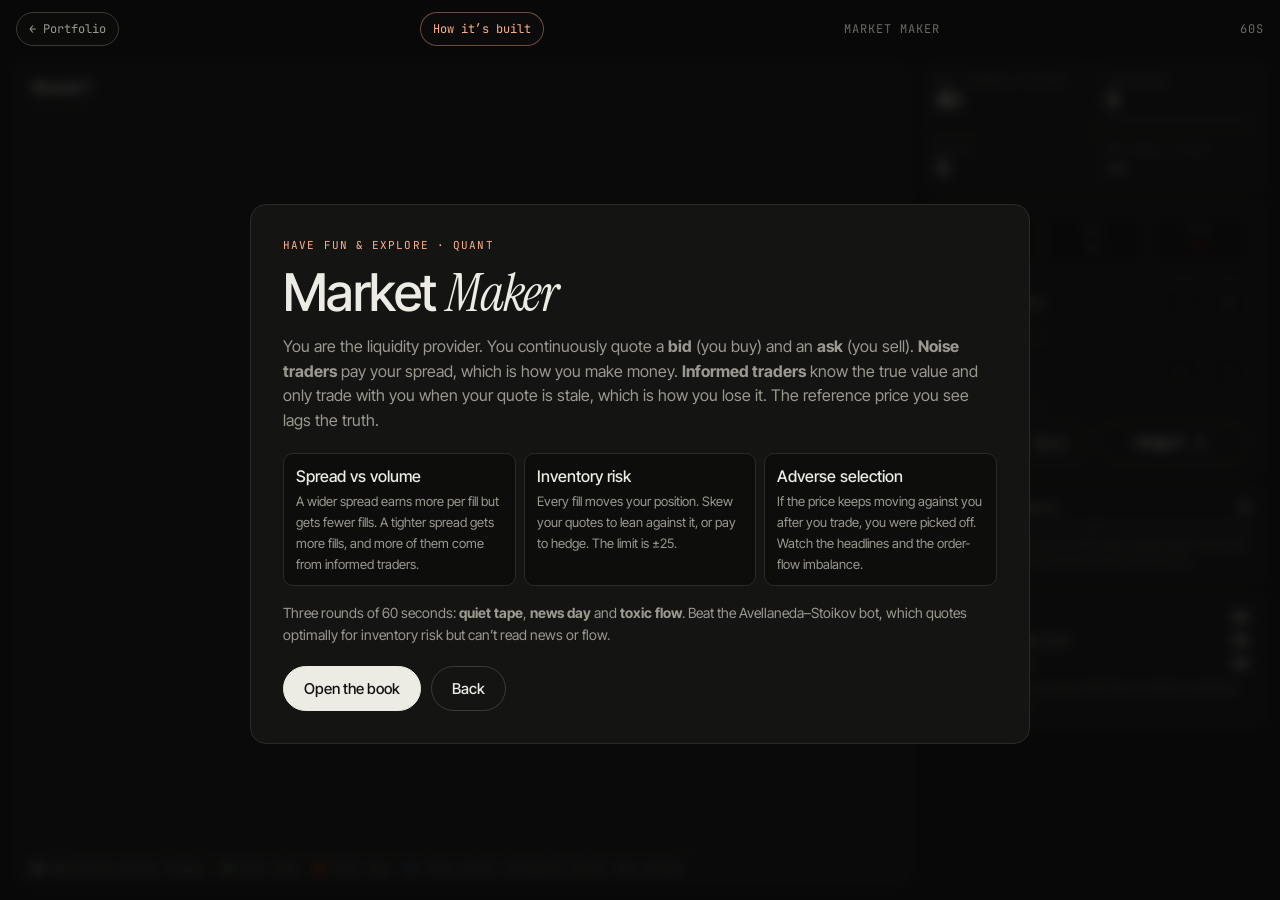
<file: games/marketmaker.html>
<!doctype html>
<html lang="en">
<head>
  <meta charset="utf-8">
  <meta name="viewport" content="width=device-width, initial-scale=1">
  <title>Market Maker — Austin Okezie</title>
  <meta name="description" content="A market-making game: quote bid and ask against noise and informed traders, manage inventory, and beat an Avellaneda–Stoikov bot.">
  <meta name="theme-color" content="#0d0d0c">
  <link rel="manifest" href="marketmaker.webmanifest">
  <link rel="apple-touch-icon" href="../assets/icons/apple-touch-icon.png">
  <meta name="apple-mobile-web-app-capable" content="yes">
  <meta name="mobile-web-app-capable" content="yes">
  <meta name="apple-mobile-web-app-status-bar-style" content="black-translucent">
  <meta name="apple-mobile-web-app-title" content="Market Maker">
  <link rel="icon" href="../assets/favicon.svg" type="image/svg+xml">
  <link rel="preconnect" href="https://fonts.googleapis.com">
  <link rel="preconnect" href="https://fonts.gstatic.com" crossorigin>
  <link href="https://fonts.googleapis.com/css2?family=Instrument+Serif:ital@0;1&family=Inter+Tight:wght@400;500;600&family=JetBrains+Mono:wght@400;500&display=swap" rel="stylesheet">
  <link rel="stylesheet" href="../css/game.css">
  <link rel="stylesheet" href="../css/marketmaker.css">
</head>
<body data-game="marketmaker">
  <div class="topbar">
    <a class="back" href="../index.html#play">← Portfolio</a>
    <span class="title-chip" id="levelChip">Market Maker</span>
    <span class="title-chip" id="clock">60s</span>
  </div>

  <main class="mm">
    <section class="chart-card">
      <div class="chart-head">
        <div><b id="lvlName">Round 1</b><span id="lvlDesc"></span></div>
        <div class="headline" id="headline" aria-live="polite"></div>
      </div>
      <canvas id="chart" aria-label="Reference price, your quotes and fills"></canvas>
      <div class="legend">
        <span><i style="background:var(--text)"></i>Reference price (lags)</span>
        <span><i style="background:var(--ok)"></i>Your bid</span>
        <span><i style="background:var(--accent)"></i>Your ask</span>
        <span><i class="dash"></i>True value (revealed after the round)</span>
      </div>
    </section>

    <aside class="side">
      <div class="kpis">
        <div><span>P&amp;L (marked to ref)</span><b id="kPnl">$0</b></div>
        <div><span>Inventory</span><b id="kInv">0</b><i class="invbar"><i id="invFill"></i></i></div>
        <div><span>Fills</span><b id="kFills">0</b></div>
        <div><span>Avg edge / fill</span><b id="kEdge">—</b></div>
      </div>

      <div class="box quote">
        <div class="quote-row">
          <div class="q bid"><span>Bid</span><b id="qBid">—</b></div>
          <div class="q mid"><span>Ref</span><b id="qRef">—</b></div>
          <div class="q ask"><span>Ask</span><b id="qAsk">—</b></div>
        </div>
        <div class="ctrl">
          <span>Half-spread <b id="vHalf">3</b> ticks</span>
          <div class="step"><button data-k="half" data-d="-1" aria-label="Tighten">−</button><button data-k="half" data-d="1" aria-label="Widen">+</button></div>
          <small><kbd>W</kbd>/<kbd>S</kbd> or <kbd>↑</kbd>/<kbd>↓</kbd></small>
        </div>
        <div class="ctrl">
          <span>Skew <b id="vSkew">0</b> ticks</span>
          <div class="step"><button data-k="skew" data-d="-1" aria-label="Skew down">←</button><button data-k="skew" data-d="1" aria-label="Skew up">→</button></div>
          <small><kbd>A</kbd>/<kbd>D</kbd> or <kbd>←</kbd>/<kbd>→</kbd></small>
        </div>
        <div class="row">
          <button class="btn" id="pullBtn">Pull quotes <kbd>Space</kbd></button>
          <button class="btn" id="hedgeBtn">Hedge 5 <kbd>H</kbd></button>
        </div>
      </div>

      <div class="box flow">
        <div class="flow-head"><span>Order-flow imbalance</span><b id="flowVal">0</b></div>
        <div class="flowbar"><i id="flowNeg"></i><i id="flowPos"></i></div>
        <small>Signed market orders across the whole market (EMA). Persistent imbalance can mean someone knows more than you.</small>
      </div>

      <div class="box bench">
        <div class="bench-row"><span>You</span><b id="bYou">$0</b></div>
        <div class="bench-row"><span>Avellaneda–Stoikov bot</span><b id="bAS">$0</b></div>
        <div class="bench-row"><span>Fixed-spread bot</span><b id="bFix">$0</b></div>
        <small>All three face the exact same order flow. Live P&amp;L is marked to the reference price.</small>
      </div>

      <ol class="tape" id="tape"></ol>
    </aside>
  </main>

  <div class="overlay" id="intro">
    <div class="panel panel-wide">
      <p class="kicker">Have fun &amp; explore · Quant</p>
      <h1>Market <em>Maker</em></h1>
      <p>You are the liquidity provider. You continuously quote a <b>bid</b> (you buy) and an <b>ask</b> (you sell). <b>Noise traders</b> pay your spread, which is how you make money. <b>Informed traders</b> know the true value and only trade with you when your quote is stale, which is how you lose it. The reference price you see lags the truth.</p>
      <div class="intro-grid">
        <div><b>Spread vs volume</b><span>A wider spread earns more per fill but gets fewer fills. A tighter spread gets more fills, and more of them come from informed traders.</span></div>
        <div><b>Inventory risk</b><span>Every fill moves your position. Skew your quotes to lean against it, or pay to hedge. The limit is ±25.</span></div>
        <div><b>Adverse selection</b><span>If the price keeps moving against you after you trade, you were picked off. Watch the headlines and the order-flow imbalance.</span></div>
      </div>
      <p class="small">Three rounds of 60 seconds: <b>quiet tape</b>, <b>news day</b> and <b>toxic flow</b>. Beat the Avellaneda–Stoikov bot, which quotes optimally for inventory risk but can’t read news or flow.</p>
      <div class="actions">
        <button class="btn btn-solid" id="startBtn">Open the book</button>
        <a class="btn" href="../index.html#play">Back</a>
      </div>
    </div>
  </div>

  <div class="overlay" id="results" hidden>
    <div class="panel panel-wide">
      <p class="kicker" id="rKicker">Round complete</p>
      <h2 id="rTitle">Results</h2>
      <p id="rText"></p>
      <div class="table-wrap">
        <table class="metrics">
          <thead><tr><th>Metric</th><th>You</th><th>A–S bot</th><th>Fixed bot</th></tr></thead>
          <tbody id="rTable"></tbody>
        </table>
      </div>
      <div class="mk">
        <h3>Markouts <small>average P&amp;L per fill, h ticks after the trade, vs true value</small></h3>
        <canvas id="markout" aria-label="Markout curves"></canvas>
      </div>
      <details class="formulas">
        <summary>How the bot quotes, and what a markout is</summary>
        <p><b>Avellaneda–Stoikov (2008).</b> Reservation price <code>r = s − q·γ·σ²·(T − t)</code>; total spread <code>δ = γσ²(T − t) + (2/γ)·ln(1 + γ/k)</code>, where <i>s</i> is the reference price, <i>q</i> inventory, <i>γ</i> risk aversion, <i>σ</i> volatility and <i>k</i> the order-arrival decay. It leans against inventory and tightens as the session ends.</p>
        <p><b>Markout at h</b> = side × (true value at t+h − fill price). Positive at h = 0 is spread you captured. A curve that falls as h grows means adverse selection: the flow you traded with was informed.</p>
        <p><b>P&amp;L split.</b> <i>Edge at fill</i> = Σ side × (true value − price) at the moment of each fill. <i>Inventory</i> = everything else: how your position moved with the market afterwards.</p>
      </details>
      <div class="actions">
        <button class="btn btn-solid" id="nextBtn">Next round</button>
        <button class="btn" id="retryBtn">Replay this round</button>
      </div>
    </div>
  </div>

  <script type="module" src="../js/marketmaker.js"></script>
  <script type="module" src="../js/about.js"></script>
  <script type="module" src="../js/pwa.js"></script>
</body>
</html>
</file>
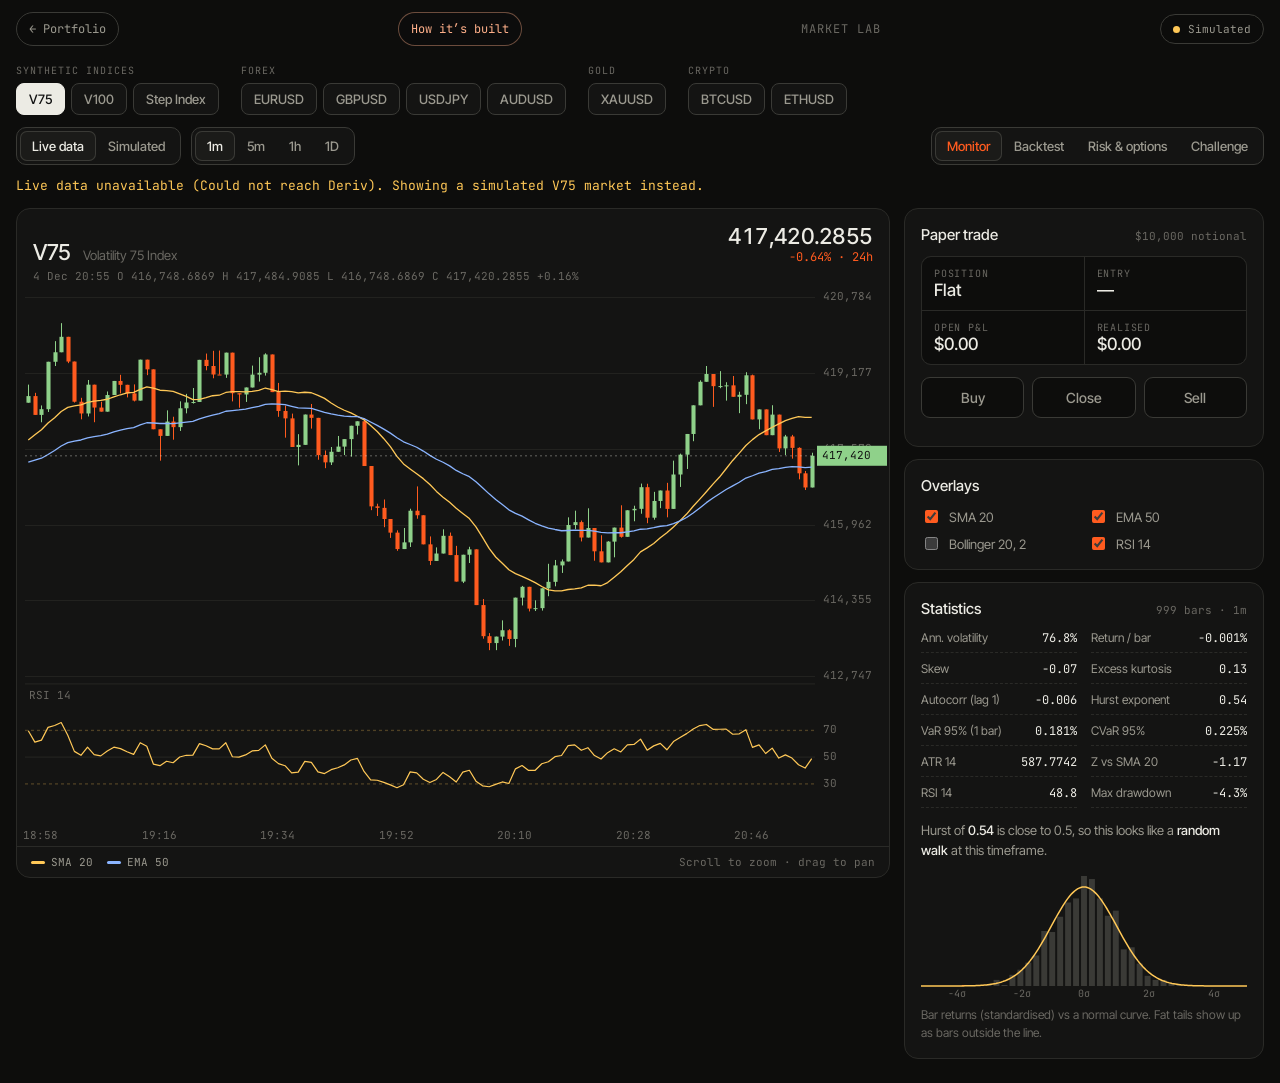
<file: games/quant.html>
<!doctype html>
<html lang="en">
<head>
  <meta charset="utf-8">
  <meta name="viewport" content="width=device-width, initial-scale=1">
  <title>Market Lab — Austin Okezie</title>
  <meta name="description" content="Monitor live synthetic indices, forex, gold and crypto, backtest strategies with Monte Carlo significance tests, or take the Skill-or-Luck trading challenge.">
  <meta name="theme-color" content="#0d0d0c">
  <link rel="manifest" href="quant.webmanifest">
  <link rel="apple-touch-icon" href="../assets/icons/apple-touch-icon.png">
  <meta name="apple-mobile-web-app-capable" content="yes">
  <meta name="mobile-web-app-capable" content="yes">
  <meta name="apple-mobile-web-app-status-bar-style" content="black-translucent">
  <meta name="apple-mobile-web-app-title" content="Market Lab">
  <link rel="icon" href="../assets/favicon.svg" type="image/svg+xml">
  <link rel="preconnect" href="https://fonts.googleapis.com">
  <link rel="preconnect" href="https://fonts.gstatic.com" crossorigin>
  <link href="https://fonts.googleapis.com/css2?family=Instrument+Serif:ital@0;1&family=Inter+Tight:wght@400;500;600&family=JetBrains+Mono:wght@400;500&display=swap" rel="stylesheet">
  <link rel="stylesheet" href="../css/game.css">
  <link rel="stylesheet" href="../css/market.css">
</head>
<body data-game="market">
  <div class="topbar">
    <a class="back" href="../index.html#play">← Portfolio</a>
    <span class="title-chip">Market Lab</span>
    <span class="src-chip" id="srcChip"><i></i><span>Connecting…</span></span>
  </div>

  <main class="lab">
    <header class="lab-head">
      <div class="inst-picker" id="instPicker" role="radiogroup" aria-label="Instrument"></div>
      <div class="lab-row">
        <div class="seg" id="srcSeg" role="radiogroup" aria-label="Data source">
          <button data-src="live" role="radio">Live data</button>
          <button data-src="sim" role="radio">Simulated</button>
        </div>
        <div class="seg" id="tfSeg" role="radiogroup" aria-label="Timeframe"></div>
        <nav class="tabs" role="tablist" aria-label="Mode">
          <button role="tab" data-tab="monitor">Monitor</button>
          <button role="tab" data-tab="backtest">Backtest</button>
          <button role="tab" data-tab="risk">Risk &amp; options</button>
          <button role="tab" data-tab="challenge">Challenge</button>
        </nav>
      </div>
      <p class="notice" id="notice" hidden></p>
    </header>

    <section class="lab-body">
      <div class="chart-card">
        <div class="chart-head">
          <div>
            <span class="inst-name" id="instName">—</span>
            <span class="inst-full" id="instFull"></span>
          </div>
          <div class="quote">
            <b id="lastPrice">—</b>
            <span id="lastChange"></span>
          </div>
        </div>
        <div class="ohlc" id="ohlc">&nbsp;</div>
        <canvas id="chart" aria-label="Price chart"></canvas>
        <div class="chart-foot">
          <div class="legend" id="legend"></div>
          <span class="hint" id="chartHint">Scroll to zoom · drag to pan</span>
        </div>
      </div>

      <aside class="side">
        <div class="pane" data-pane="monitor">
          <div class="box">
            <div class="box-head"><h3>Paper trade</h3><span class="muted" id="ptNotional">$10,000 notional</span></div>
            <div class="pt-grid">
              <div><span>Position</span><b id="ptPos">Flat</b></div>
              <div><span>Entry</span><b id="ptEntry">—</b></div>
              <div><span>Open P&amp;L</span><b id="ptOpen">$0.00</b></div>
              <div><span>Realised</span><b id="ptReal">$0.00</b></div>
            </div>
            <div class="pt-buttons">
              <button class="pos" id="ptBuy" data-pos="1">Buy</button>
              <button class="pos" id="ptClose" data-pos="0">Close</button>
              <button class="pos" id="ptSell" data-pos="-1">Sell</button>
            </div>
            <ol class="pt-log" id="ptLog"></ol>
          </div>

          <div class="box">
            <div class="box-head"><h3>Overlays</h3></div>
            <div class="toggles" id="overlayToggles">
              <label><input type="checkbox" data-ov="sma20" checked> SMA 20</label>
              <label><input type="checkbox" data-ov="ema50" checked> EMA 50</label>
              <label><input type="checkbox" data-ov="bb"> Bollinger 20, 2</label>
              <label><input type="checkbox" data-ov="rsi" checked> RSI 14</label>
            </div>
          </div>

          <div class="box">
            <div class="box-head"><h3>Statistics</h3><span class="muted" id="statN"></span></div>
            <dl class="stats" id="stats"></dl>
            <p class="read" id="statRead"></p>
            <canvas id="dist" class="mini" aria-label="Return distribution against a normal curve"></canvas>
            <p class="cap">Bar returns (standardised) vs a normal curve. Fat tails show up as bars outside the line.</p>
          </div>
        </div>

        <div class="pane" data-pane="backtest" hidden>
          <div class="box">
            <div class="box-head"><h3>Strategy</h3></div>
            <select id="stratSel" class="input"></select>
            <p class="read" id="stratBlurb"></p>
            <div class="params" id="params"></div>
            <label class="param"><span>Cost per trade (bps)</span><input class="input" type="number" id="costBps" value="2" min="0" max="100" step="0.5"></label>
            <div class="row-btns">
              <button class="btn btn-solid" id="runBt">Run backtest</button>
              <button class="btn" id="sweepBt">Parameter sweep</button>
            </div>
          </div>

          <div class="box" id="btResults" hidden>
            <div class="box-head"><h3>Results</h3><span class="muted" id="btBars"></span></div>
            <table class="metrics"><thead><tr><th>Metric</th><th>Strategy</th><th>Buy &amp; hold</th></tr></thead><tbody id="btTable"></tbody></table>
            <h4>Is it skill? Random-entry test</h4>
            <canvas id="btHist" class="mini" aria-label="Histogram of random strategy Sharpe ratios"></canvas>
            <p class="read" id="btVerdict"></p>
          </div>

          <div class="box" id="sweepBox" hidden>
            <div class="box-head"><h3>Sharpe by parameters</h3></div>
            <canvas id="heat" class="heat" aria-label="Heatmap of Sharpe ratio by parameter values"></canvas>
            <p class="cap">Click a cell to load those parameters. A lone bright cell surrounded by dark ones is usually overfitting; a broad bright region is more robust.</p>
          </div>
        </div>

        <div class="pane" data-pane="risk" hidden>
          <div class="box">
            <div class="box-head"><h3>Volatility model</h3><span class="muted" id="rkN"></span></div>
            <dl class="stats" id="rkVol"></dl>
            <p class="read" id="rkVolRead"></p>
          </div>
          <div class="box">
            <div class="box-head"><h3>Monte Carlo forecast</h3><span class="muted">GARCH(1,1) · Student-t</span></div>
            <div class="params">
              <label class="param"><span>Horizon (bars)</span><input class="input" type="number" id="rkH" value="48" min="5" max="200"></label>
              <label class="param"><span>Position ($, long)</span><input class="input" type="number" id="rkPos" value="10000" min="100" step="100"></label>
            </div>
            <div class="row-btns"><button class="btn btn-solid" id="rkRun">Run 2,000 paths</button><button class="btn" id="rkExplain">What is this?</button></div>
            <dl class="stats" id="rkVar" style="margin-top:12px"></dl>
            <canvas id="rkHist" class="mini" aria-label="Distribution of simulated profit and loss"></canvas>
          </div>
          <div class="box">
            <div class="box-head"><h3>Options · Black–Scholes</h3><span class="muted">expiry = horizon</span></div>
            <div class="params">
              <label class="param"><span>Strike</span><input class="input" type="number" id="rkK" step="any"></label>
              <label class="param"><span>Vol (ann., %)</span><input class="input" type="number" id="rkSig" step="0.1"></label>
            </div>
            <table class="metrics" style="margin-top:12px"><thead><tr><th>Greek</th><th>Call</th><th>Put</th></tr></thead><tbody id="rkBS"></tbody></table>
            <p class="read" id="rkBSRead"></p>
          </div>
        </div>

        <div class="pane" data-pane="challenge" hidden>
          <div class="box" id="chIntro">
            <div class="box-head"><h3>Skill or luck?</h3></div>
            <p class="read">You get 60 bars of history, then trade the next stretch of bars one at a time: long, short or flat. At the end, your Sharpe ratio is ranked against 1,000 random traders on the exact same prices.</p>
            <p class="read" id="chSourceNote"></p>
            <button class="btn btn-solid" id="chStart">Start challenge</button>
          </div>
          <div id="chLive" hidden>
            <div class="readouts">
              <div><span>Bar</span><b id="chDay">0</b></div>
              <div><span>Equity</span><b id="chEq">$10,000</b></div>
              <div><span>Return</span><b id="chRet">0.00%</b></div>
              <div><span>Drawdown</span><b id="chDD">0.00%</b></div>
            </div>
            <div class="box">
              <span class="lbl">Position</span>
              <div class="pt-buttons big">
                <button class="pos" data-ch="1">Long <kbd>↑</kbd></button>
                <button class="pos active" data-ch="0">Flat <kbd>Space</kbd></button>
                <button class="pos" data-ch="-1">Short <kbd>↓</kbd></button>
              </div>
            </div>
            <div class="row-btns">
              <button class="btn" id="chSpeed">Speed 1×</button>
              <button class="btn" id="chPause">Pause</button>
            </div>
          </div>
        </div>
      </aside>
    </section>
  </main>

  <div class="overlay" id="chResults" hidden>
    <div class="panel panel-wide">
      <p class="kicker" id="chKicker">Challenge complete</p>
      <h2 id="chVerdict">Results</h2>
      <p id="chVerdictText"></p>
      <div class="table-wrap">
        <table class="metrics"><thead><tr><th>Metric</th><th>You</th><th>Buy &amp; hold</th><th>SMA-20 momentum</th></tr></thead><tbody id="chTable"></tbody></table>
      </div>
      <div class="mc">
        <h3>You vs 1,000 random traders</h3>
        <p class="cap">Same prices, same number of position changes, random timing. Sharpe is annualised, so short intraday samples can show large values.</p>
        <canvas id="chHist" class="mini" aria-label="Histogram of random trader Sharpe ratios"></canvas>
        <div class="mc-foot">
          <div><span>Your percentile</span><b id="chPct">—</b></div>
          <div><span>p-value</span><b id="chP">—</b></div>
          <div><span>Random median</span><b id="chMed">—</b></div>
        </div>
      </div>
      <div class="actions">
        <button class="btn btn-solid" id="chAgain">New challenge</button>
        <button class="btn" id="chReveal">Show hidden regimes</button>
        <button class="btn" id="chClose">Back to the lab</button>
      </div>
    </div>
  </div>

  <script type="module" src="../js/market/app.js"></script>
  <script type="module" src="../js/about.js"></script>
  <script type="module" src="../js/pwa.js"></script>
</body>
</html>
</file>
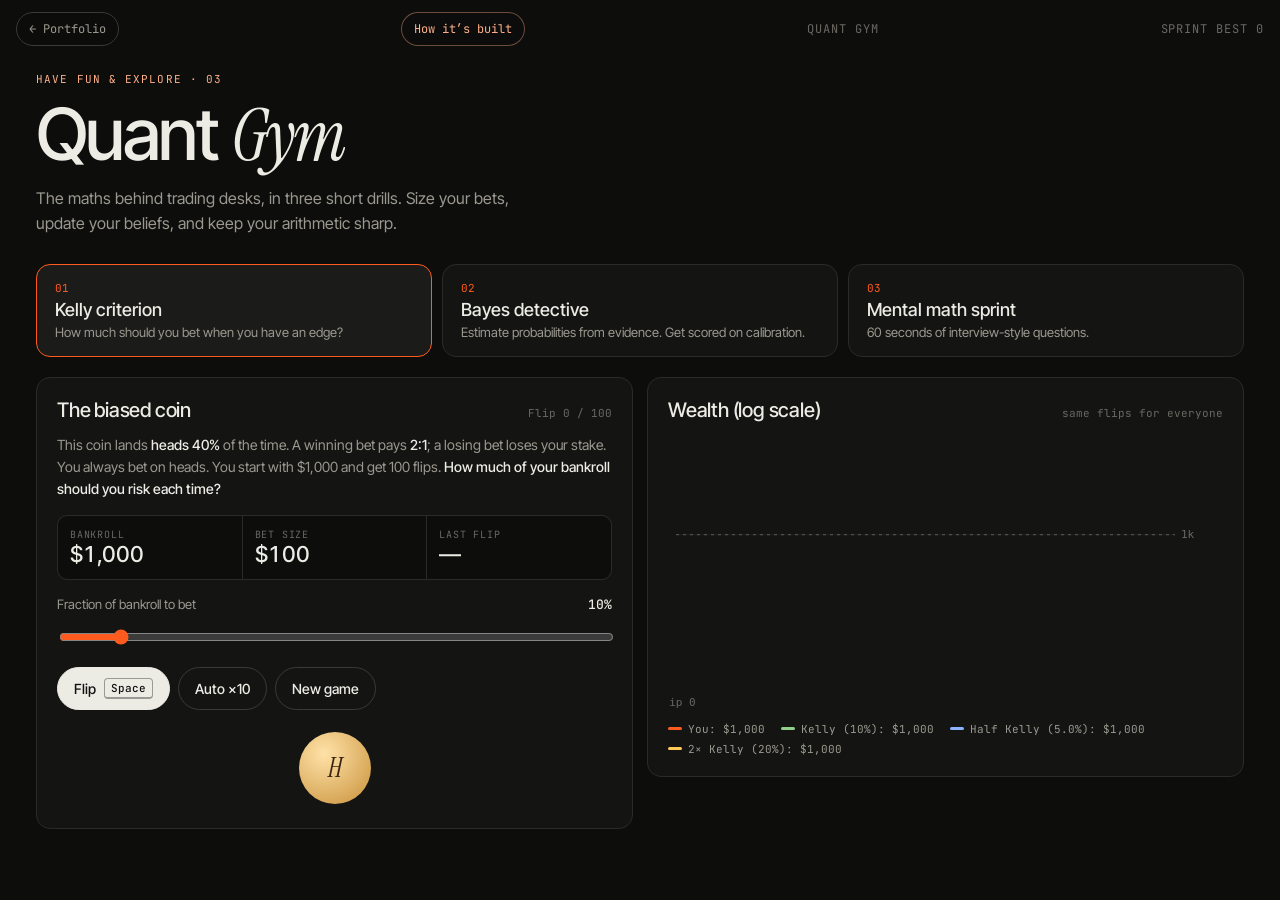
<file: games/quantgym.html>
<!doctype html>
<html lang="en">
<head>
  <meta charset="utf-8">
  <meta name="viewport" content="width=device-width, initial-scale=1">
  <title>Quant Gym — Austin Okezie</title>
  <meta name="description" content="Three quick quantitative games: Kelly bet sizing, Bayesian probability estimation and a mental-math sprint.">
  <meta name="theme-color" content="#0d0d0c">
  <link rel="manifest" href="quantgym.webmanifest">
  <link rel="apple-touch-icon" href="../assets/icons/apple-touch-icon.png">
  <meta name="apple-mobile-web-app-capable" content="yes">
  <meta name="mobile-web-app-capable" content="yes">
  <meta name="apple-mobile-web-app-status-bar-style" content="black-translucent">
  <meta name="apple-mobile-web-app-title" content="Quant Gym">
  <link rel="icon" href="../assets/favicon.svg" type="image/svg+xml">
  <link rel="preconnect" href="https://fonts.googleapis.com">
  <link rel="preconnect" href="https://fonts.gstatic.com" crossorigin>
  <link href="https://fonts.googleapis.com/css2?family=Instrument+Serif:ital@0;1&family=Inter+Tight:wght@400;500;600&family=JetBrains+Mono:wght@400;500&display=swap" rel="stylesheet">
  <link rel="stylesheet" href="../css/game.css">
  <link rel="stylesheet" href="../css/quantgym.css">
</head>
<body data-game="quantgym">
  <div class="topbar">
    <a class="back" href="../index.html#play">← Portfolio</a>
    <span class="title-chip">Quant Gym</span>
    <span class="title-chip" id="totalChip"></span>
  </div>

  <main class="gym">
    <header class="gym-head">
      <p class="kicker">Have fun &amp; explore · 03</p>
      <h1>Quant <em>Gym</em></h1>
      <p class="lede">The maths behind trading desks, in three short drills. Size your bets, update your beliefs, and keep your arithmetic sharp.</p>
      <nav class="modes" role="tablist">
        <button role="tab" data-mode="kelly"><span>01</span><b>Kelly criterion</b><i>How much should you bet when you have an edge?</i></button>
        <button role="tab" data-mode="bayes"><span>02</span><b>Bayes detective</b><i>Estimate probabilities from evidence. Get scored on calibration.</i></button>
        <button role="tab" data-mode="sprint"><span>03</span><b>Mental math sprint</b><i>60 seconds of interview-style questions.</i></button>
      </nav>
    </header>

    <section class="mode" data-pane="kelly" hidden>
      <div class="split">
        <div class="card">
          <div class="card-head"><h2>The biased coin</h2><span class="muted" id="kRound">Flip 0 / 100</span></div>
          <p class="read" id="kSetup"></p>
          <div class="kpis">
            <div><span>Bankroll</span><b id="kBank">$1,000</b></div>
            <div><span>Bet size</span><b id="kBet">$0</b></div>
            <div><span>Last flip</span><b id="kLast">—</b></div>
          </div>
          <label class="slider">
            <span>Fraction of bankroll to bet <b id="kFracLbl">10%</b></span>
            <input type="range" id="kFrac" min="0" max="100" step="1" value="10">
          </label>
          <div class="row">
            <button class="btn btn-solid" id="kFlip">Flip <kbd>Space</kbd></button>
            <button class="btn" id="kAuto">Auto ×10</button>
            <button class="btn" id="kNew">New game</button>
          </div>
          <div class="coin" id="kCoin" aria-hidden="true"><div class="face h">H</div><div class="face t">T</div></div>
        </div>
        <div class="card">
          <div class="card-head"><h2>Wealth (log scale)</h2><span class="muted">same flips for everyone</span></div>
          <canvas id="kChart" class="chart"></canvas>
          <div class="legend" id="kLegend"></div>
          <div id="kResult" hidden>
            <h3 class="sub-h">Growth rate vs bet size</h3>
            <canvas id="kCurve" class="chart small"></canvas>
            <p class="read" id="kLesson"></p>
          </div>
        </div>
      </div>
    </section>

    <section class="mode" data-pane="bayes" hidden>
      <div class="split">
        <div class="card">
          <div class="card-head"><h2 id="bTitle">Case 1</h2><span class="muted" id="bScore">Score 0</span></div>
          <div class="scenario" id="bScenario"></div>
          <label class="slider">
            <span>Your probability <b id="bEstLbl">50%</b></span>
            <input type="range" id="bEst" min="0" max="100" step="1" value="50">
          </label>
          <div class="row">
            <button class="btn btn-solid" id="bSubmit">Lock it in <kbd>Enter</kbd></button>
            <button class="btn" id="bNext" hidden>Next case →</button>
          </div>
          <div class="answer" id="bAnswer" hidden></div>
        </div>
        <div class="card">
          <div class="card-head"><h2>Calibration</h2><span class="muted" id="bCount">0 / 10 cases</span></div>
          <canvas id="bChart" class="chart"></canvas>
          <p class="read">Each dot is one case: your estimate against the true probability. Perfect calibration sits on the diagonal. Points per case = 100 × (1 − (error ÷ 0.3)²), floored at zero.</p>
          <div id="bFinal" hidden></div>
        </div>
      </div>
    </section>

    <section class="mode" data-pane="sprint" hidden>
      <div class="card sprint">
        <div class="card-head"><h2>Mental math sprint</h2><span class="muted">Best <b id="sBest">0</b></span></div>
        <div class="sprint-top">
          <div><span>Time</span><b id="sTime">60</b></div>
          <div><span>Score</span><b id="sScore">0</b></div>
          <div><span>Streak</span><b id="sStreak">0</b></div>
        </div>
        <div class="question" id="sQ">Press start. Answers can be whole numbers or decimals (to 2 dp).</div>
        <form class="answer-row" id="sForm" autocomplete="off">
          <input class="input" id="sInput" inputmode="decimal" placeholder="Your answer" disabled>
          <button class="btn btn-solid" id="sGo" type="submit">Start</button>
          <button class="btn" id="sSkip" type="button" disabled>Skip</button>
        </form>
        <div class="feedback" id="sFeed"></div>
        <ol class="history" id="sHist"></ol>
      </div>
    </section>
  </main>

  <script type="module" src="../js/quantgym.js"></script>
  <script type="module" src="../js/about.js"></script>
  <script type="module" src="../js/pwa.js"></script>
</body>
</html>
</file>
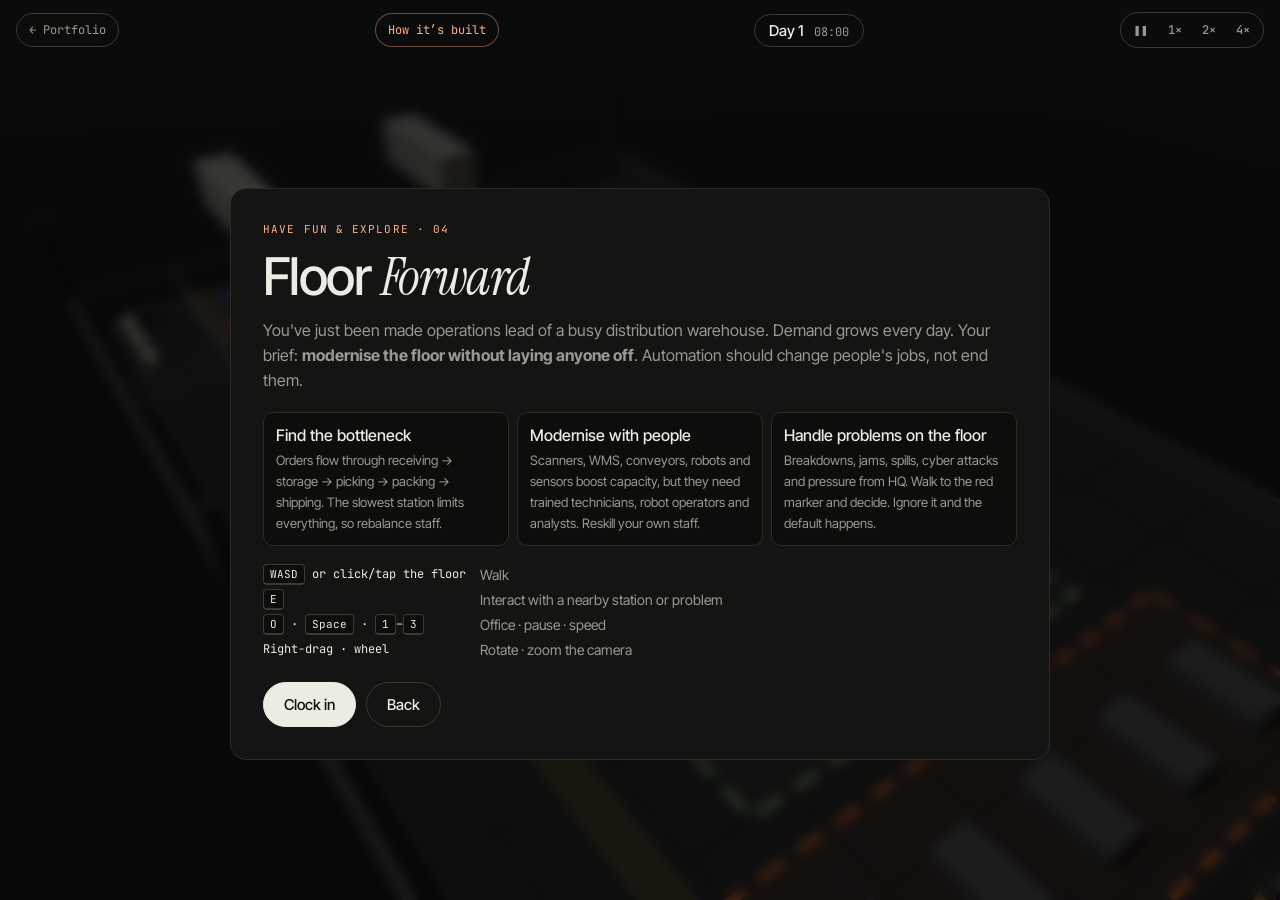
<file: games/warehouse.html>
<!doctype html>
<html lang="en">
<head>
  <meta charset="utf-8">
  <meta name="viewport" content="width=device-width, initial-scale=1, maximum-scale=1, user-scalable=no">
  <title>Floor Forward — Austin Okezie</title>
  <meta name="description" content="A 3D warehouse simulation: grow throughput, handle production problems and modernise the floor without laying anyone off.">
  <meta name="theme-color" content="#0d0d0c">
  <link rel="manifest" href="warehouse.webmanifest">
  <link rel="apple-touch-icon" href="../assets/icons/apple-touch-icon.png">
  <meta name="apple-mobile-web-app-capable" content="yes">
  <meta name="mobile-web-app-capable" content="yes">
  <meta name="apple-mobile-web-app-status-bar-style" content="black-translucent">
  <meta name="apple-mobile-web-app-title" content="Floor Forward">
  <link rel="icon" href="../assets/favicon.svg" type="image/svg+xml">
  <link rel="preconnect" href="https://fonts.googleapis.com">
  <link rel="preconnect" href="https://fonts.gstatic.com" crossorigin>
  <link href="https://fonts.googleapis.com/css2?family=Instrument+Serif:ital@0;1&family=Inter+Tight:wght@400;500;600&family=JetBrains+Mono:wght@400;500&display=swap" rel="stylesheet">
  <link rel="stylesheet" href="../css/game.css">
  <link rel="stylesheet" href="../css/warehouse.css">
  <script type="importmap">{ "imports": { "three": "../vendor/three.module.min.js" } }</script>
</head>
<body data-game="warehouse">
  <canvas id="stage" aria-label="Warehouse floor"></canvas>

  <div class="topbar">
    <a class="back" href="../index.html#play">← Portfolio</a>
    <div class="clock"><b id="tDay">Day 1</b><span id="tHour">08:00</span></div>
    <div class="speed" role="group" aria-label="Speed">
      <button data-speed="0" title="Pause (Space)">❚❚</button>
      <button data-speed="1" title="1× (1)">1×</button>
      <button data-speed="2" title="2× (2)">2×</button>
      <button data-speed="4" title="4× (3)">4×</button>
    </div>
  </div>

  <aside class="hud-left" id="hudLeft" hidden>
    <button class="collapse" id="collapse" aria-expanded="true">Dashboard</button>
    <div class="hud-body">
      <div class="kpis">
        <div><span>Cash</span><b id="kCash">$0</b></div>
        <div><span>Demand / day</span><b id="kDemand">0</b></div>
        <div><span>Output / hr</span><b id="kThru">0</b></div>
        <div><span>Backlog</span><b id="kBacklog">0</b></div>
        <div><span>Customer sat.</span><b id="kCsat">0</b><i class="meter"><i id="mCsat"></i></i></div>
        <div><span>Morale</span><b id="kMorale">0</b><i class="meter"><i id="mMorale"></i></i></div>
        <div><span>Error rate</span><b id="kErr">0%</b></div>
        <div><span>Headcount</span><b id="kHead">24</b><em class="badge ok" id="kLayoff">0 layoffs</em></div>
      </div>
      <div class="modern">
        <div class="modern-top"><span>Modernisation</span><b id="kModern">0%</b></div>
        <i class="meter big"><i id="mModern"></i><u></u></i>
        <small>Goal: 85% with zero layoffs, customer satisfaction ≥ 70 and cash ≥ $0.</small>
      </div>
      <h3>Flow <small>slowest station sets output</small></h3>
      <ol class="stations" id="stationList"></ol>
      <button class="btn office-btn" id="officeBtn">Office · upgrades, hiring, training <kbd>O</kbd></button>
    </div>
  </aside>

  <aside class="alerts" id="alerts" hidden></aside>
  <div class="prompt" id="prompt" hidden></div>
  <div class="toast" id="toast"></div>

  <div class="overlay" id="intro">
    <div class="panel panel-wide">
      <p class="kicker">Have fun &amp; explore · 04</p>
      <h1>Floor <em>Forward</em></h1>
      <p>You've just been made operations lead of a busy distribution warehouse. Demand grows every day. Your brief: <b>modernise the floor without laying anyone off</b>. Automation should change people's jobs, not end them.</p>
      <div class="intro-grid">
        <div><b>Find the bottleneck</b><span>Orders flow through receiving → storage → picking → packing → shipping. The slowest station limits everything, so rebalance staff.</span></div>
        <div><b>Modernise with people</b><span>Scanners, WMS, conveyors, robots and sensors boost capacity, but they need trained technicians, robot operators and analysts. Reskill your own staff.</span></div>
        <div><b>Handle problems on the floor</b><span>Breakdowns, jams, spills, cyber attacks and pressure from HQ. Walk to the red marker and decide. Ignore it and the default happens.</span></div>
      </div>
      <dl class="keys">
        <dt><kbd>WASD</kbd> or click/tap the floor</dt><dd>Walk</dd>
        <dt><kbd>E</kbd></dt><dd>Interact with a nearby station or problem</dd>
        <dt><kbd>O</kbd> · <kbd>Space</kbd> · <kbd>1</kbd>–<kbd>3</kbd></dt><dd>Office · pause · speed</dd>
        <dt>Right-drag · wheel</dt><dd>Rotate · zoom the camera</dd>
      </dl>
      <div class="actions">
        <button class="btn btn-solid" id="startBtn">Clock in</button>
        <a class="btn" href="../index.html#play">Back</a>
      </div>
    </div>
  </div>

  <div class="overlay" id="modal" hidden>
    <div class="panel panel-wide" id="modalBody"></div>
  </div>

  <script type="module" src="../js/warehouse.js"></script>
  <script type="module" src="../js/about.js"></script>
  <script type="module" src="../js/pwa.js"></script>
</body>
</html>
</file>
<file: css/style.css>
:root {
  --bg: #0d0d0c;
  --bg-2: #141413;
  --bg-3: #1b1b19;
  --line: #2a2a27;
  --line-2: #3a3a36;
  --text: #ecebe4;
  --muted: #9b998f;
  --faint: #6a6862;
  --accent: #ff5b1f;
  --accent-2: #ffb08a;
  --ok: #8fd18a;
  --warn: #ffc857;
  --serif: "Instrument Serif", Georgia, "Times New Roman", serif;
  --sans: "Inter Tight", system-ui, -apple-system, "Segoe UI", sans-serif;
  --mono: "JetBrains Mono", ui-monospace, SFMono-Regular, Menlo, monospace;
  --maxw: 1240px;
  --gutter: clamp(16px, 4vw, 40px);
  --radius: 14px;
  color-scheme: dark;
}

*, *::before, *::after { box-sizing: border-box; }
html { scroll-behavior: smooth; -webkit-text-size-adjust: 100%; }
@media (prefers-reduced-motion: reduce) { html { scroll-behavior: auto; } }

body {
  margin: 0;
  background: var(--bg);
  color: var(--text);
  font-family: var(--sans);
  font-size: 17px;
  line-height: 1.55;
  -webkit-font-smoothing: antialiased;
  overflow-x: hidden;
}
body::before {
  content: "";
  position: fixed; inset: 0;
  pointer-events: none;
  z-index: 100;
  opacity: .05;
  background-image: url("data:image/svg+xml,%3Csvg xmlns='http://www.w3.org/2000/svg' width='160' height='160'%3E%3Cfilter id='n'%3E%3CfeTurbulence type='fractalNoise' baseFrequency='.9' numOctaves='2' stitchTiles='stitch'/%3E%3C/filter%3E%3Crect width='100%25' height='100%25' filter='url(%23n)'/%3E%3C/svg%3E");
}

a { color: inherit; }
img, canvas { display: block; max-width: 100%; }
::selection { background: var(--accent); color: #111; }

.wrap { width: 100%; max-width: var(--maxw); margin: 0 auto; padding: 0 var(--gutter); }

.skip { position: absolute; left: -999px; top: 8px; background: var(--accent); color: #111; padding: 8px 12px; z-index: 200; border-radius: 6px; }
.skip:focus { left: 8px; }

:focus-visible { outline: 2px solid var(--accent); outline-offset: 3px; border-radius: 4px; }
.nav {
  position: fixed; top: 0; left: 0; right: 0;
  z-index: 50;
  display: flex; align-items: center; justify-content: space-between;
  padding: 14px var(--gutter);
  transition: background .3s, border-color .3s, backdrop-filter .3s;
  border-bottom: 1px solid transparent;
}
.nav.scrolled { background: rgba(13,13,12,.78); backdrop-filter: blur(12px); -webkit-backdrop-filter: blur(12px); border-color: var(--line); }
.brand { display: flex; align-items: center; gap: 12px; text-decoration: none; }
.brand-mark {
  display: grid; place-items: center;
  width: 34px; height: 34px;
  border: 1px solid var(--line-2);
  border-radius: 8px;
  font-family: var(--mono); font-size: 12px; letter-spacing: .04em;
}
.brand-name { font-weight: 500; letter-spacing: -.01em; }
.nav ul { list-style: none; margin: 0; padding: 0; display: flex; gap: 6px; align-items: center; }
.nav ul a {
  display: block; padding: 8px 12px; border-radius: 8px;
  text-decoration: none; color: var(--muted); font-size: 14px;
  transition: color .2s, background .2s;
}
.nav ul a:hover { color: var(--text); background: var(--bg-3); }
.nav ul a.active { color: var(--text); }
.nav .nav-cta { color: var(--text); border: 1px solid var(--line-2); margin-left: 6px; }
.nav .nav-cta:hover { border-color: var(--accent); background: transparent; }
.nav .nav-cv { color: var(--accent-2); }
.nav .nav-cv:hover { color: var(--text); }
.btn.btn-cv { border-color: rgba(255,176,138,.45); color: var(--accent-2); }
.btn.btn-cv:hover { border-color: var(--accent); color: var(--text); }
.btn.btn-cv small { font-family: var(--mono); font-size: 10px; letter-spacing: .08em; opacity: .7; margin-left: 2px; }
.nav-toggle { display: none; }

@media (max-width: 820px) {
  .nav-toggle {
    display: block; background: none; color: var(--text);
    border: 1px solid var(--line-2); border-radius: 8px;
    padding: 8px 14px; font: 500 14px var(--sans); cursor: pointer;
  }
  .nav ul {
    position: absolute; top: 100%; left: 0; right: 0;
    flex-direction: column; align-items: stretch; gap: 0;
    background: rgba(13,13,12,.97); border-bottom: 1px solid var(--line);
    padding: 8px var(--gutter) 16px;
    display: none;
  }
  .nav ul.open { display: flex; }
  .nav ul a { padding: 12px 4px; font-size: 16px; border-radius: 0; border-bottom: 1px solid var(--line); }
  .nav .nav-cta { border: none; margin: 0; }
  .brand-name { display: none; }
}
h1, h2, h3 { font-weight: 500; letter-spacing: -.02em; margin: 0; }
em { font-family: var(--serif); font-style: italic; font-weight: 400; letter-spacing: 0; }
.eyebrow {
  display: inline-flex; align-items: center; gap: 10px;
  font-family: var(--mono); font-size: 12px; text-transform: uppercase; letter-spacing: .08em;
  color: var(--muted); margin: 0 0 24px;
}
.dot { width: 7px; height: 7px; border-radius: 50%; background: var(--ok); box-shadow: 0 0 0 4px rgba(143,209,138,.15); }
.btn {
  display: inline-flex; align-items: center; gap: 8px;
  padding: 13px 20px; border-radius: 999px;
  text-decoration: none; font-weight: 500; font-size: 15px;
  transition: transform .2s, background .2s, color .2s, border-color .2s;
}
.btn-solid { background: var(--text); color: #111; }
.btn-solid:hover { background: var(--accent); }
.btn-ghost { border: 1px solid var(--line-2); }
.btn-ghost:hover { border-color: var(--text); }
.btn:active { transform: scale(.98); }
.hero {
  position: relative;
  min-height: 100svh;
  display: flex; flex-direction: column; justify-content: center;
  padding: 120px 0 40px;
  overflow: hidden;
}
#hero-canvas { position: absolute; inset: 0; width: 100%; height: 100%; z-index: 0; }
.hero::after {
  content: ""; position: absolute; inset: 0; z-index: 1; pointer-events: none;
  background:
    linear-gradient(90deg, rgba(13,13,12,.92) 0%, rgba(13,13,12,.55) 45%, rgba(13,13,12,0) 75%),
    linear-gradient(0deg, var(--bg) 0%, rgba(13,13,12,0) 30%);
}
.hero-inner { position: relative; z-index: 2; }
.hero h1 {
  font-size: clamp(40px, 6.2vw, 92px);
  line-height: 1;
  letter-spacing: -.035em;
}
@media (max-width: 700px) { .hero h1 br { display: none; } }
.hero h1 em { color: var(--accent); }
.lede { max-width: 50ch; color: var(--muted); font-size: clamp(16px, 1.4vw, 19px); margin: 28px 0 36px; }
.hero-actions { display: flex; flex-wrap: wrap; gap: 12px; }
.hero-meta {
  position: relative; z-index: 2;
  display: flex; justify-content: space-between; gap: 16px;
  margin-top: auto; padding-top: 64px;
  font-family: var(--mono); font-size: 11px; color: var(--faint); text-transform: uppercase; letter-spacing: .08em;
}
.scroll-hint { position: relative; padding-left: 18px; }
.scroll-hint::before {
  content: ""; position: absolute; left: 0; top: 50%; width: 10px; height: 1px; background: var(--faint);
  animation: hint 2s ease-in-out infinite;
}
@keyframes hint { 0%,100% { transform: translateX(0); } 50% { transform: translateX(5px); } }
@media (max-width: 700px) {
  .hero-meta span:first-child, .hero-meta span:last-child { display: none; }
  .hero-meta { justify-content: center; }
  .hero::after { background: linear-gradient(0deg, var(--bg) 5%, rgba(13,13,12,.6) 45%, rgba(13,13,12,.35) 100%); }
}
.figures {
  display: grid; grid-template-columns: repeat(4, 1fr);
  border-top: 1px solid var(--line); border-bottom: 1px solid var(--line);
  padding-top: 0; padding-bottom: 0;
}
.figure { padding: 32px 24px 32px 0; display: flex; flex-direction: column; gap: 10px; }
.figure + .figure { border-left: 1px solid var(--line); padding-left: 24px; }
.figure .num { font-size: clamp(30px, 3.4vw, 46px); letter-spacing: -.03em; font-weight: 500; font-variant-numeric: tabular-nums; }
.figure .label { color: var(--muted); font-size: 14px; max-width: 26ch; }
@media (max-width: 860px) {
  .figures { grid-template-columns: 1fr 1fr; }
  .figure:nth-child(3) { border-left: none; padding-left: 0; }
  .figure:nth-child(n+3) { border-top: 1px solid var(--line); }
}
section { scroll-margin-top: 72px; }
.about, .work, .experience, .stack, .credentials, .contact { padding-top: clamp(80px, 11vw, 150px); }
.section-head {
  display: grid; grid-template-columns: 80px 1fr; align-items: baseline;
  gap: 8px 0; margin-bottom: clamp(32px, 5vw, 56px);
}
.section-head .index { font-family: var(--mono); font-size: 12px; color: var(--accent); }
.section-head h2 { font-size: clamp(32px, 4.4vw, 58px); letter-spacing: -.03em; line-height: 1.02; }
.section-note { grid-column: 2; color: var(--muted); margin: 8px 0 0; max-width: 60ch; font-size: 15px; }
@media (max-width: 600px) { .section-head { grid-template-columns: 1fr; } .section-note { grid-column: 1; } }
.about-body { padding-left: 80px; }
.about .big { font-size: clamp(22px, 2.5vw, 32px); line-height: 1.3; letter-spacing: -.015em; margin: 0 0 40px; max-width: 34ch; }
.about .big strong { font-weight: 500; color: var(--text); background: linear-gradient(transparent 62%, rgba(255,91,31,.28) 0); }
.about-cols { display: grid; grid-template-columns: 1fr 1fr; gap: 40px; color: var(--muted); }
.about-cols p { margin: 0; }
@media (max-width: 760px) { .about-body { padding-left: 0; } .about-cols { grid-template-columns: 1fr; gap: 20px; } }
.cards { display: grid; grid-template-columns: repeat(3, 1fr); gap: 16px; perspective: 1200px; }
.card {
  position: relative;
  background: var(--bg-2);
  border: 1px solid var(--line);
  border-radius: var(--radius);
  padding: 24px;
  display: flex; flex-direction: column; gap: 12px;
  transform-style: preserve-3d;
  transition: border-color .3s, transform .5s cubic-bezier(.2,.7,.2,1);
  will-change: transform;
}
.card::before {
  content: ""; position: absolute; inset: 0; border-radius: inherit; pointer-events: none;
  background: radial-gradient(420px circle at var(--mx, 50%) var(--my, 50%), rgba(255,91,31,.09), transparent 45%);
  opacity: 0; transition: opacity .3s;
}
.card:hover { border-color: var(--line-2); }
.card:hover::before { opacity: 1; }
.card h3 { font-size: 21px; line-height: 1.2; }
.card p { margin: 0; color: var(--muted); font-size: 15px; }
.card p b { color: var(--text); font-weight: 500; }
.card .aside { font-size: 14px; color: var(--faint); }
.card-top { display: flex; justify-content: space-between; align-items: center; }
.tag { font-family: var(--mono); font-size: 11px; text-transform: uppercase; letter-spacing: .08em; color: var(--accent-2); }
.year { font-family: var(--mono); font-size: 11px; color: var(--faint); }
.chips { list-style: none; padding: 0; margin: auto 0 0; display: flex; flex-wrap: wrap; gap: 6px; padding-top: 8px; }
.chips li { font-size: 12px; font-family: var(--mono); padding: 4px 9px; border: 1px solid var(--line-2); border-radius: 999px; color: var(--muted); }

.card-feature { grid-column: span 2; grid-row: span 2; padding: 32px; }
.card-feature h3 { font-size: clamp(26px, 2.6vw, 36px); }
.card-feature p { font-size: 16px; max-width: 58ch; }

.score { display: flex; gap: 28px; align-items: center; margin: 16px 0 8px; padding: 20px; border: 1px dashed var(--line-2); border-radius: 12px; background: var(--bg); }
.score-ring { position: relative; width: 112px; height: 112px; flex: none; }
.score-ring svg { width: 100%; height: 100%; transform: rotate(-90deg); }
.score-ring circle { fill: none; stroke-width: 8; }
.score-ring .track { stroke: var(--line); }
.score-ring .bar { stroke: var(--ok); stroke-linecap: round; stroke-dasharray: 326.7; stroke-dashoffset: 326.7; transition: stroke-dashoffset 1.6s cubic-bezier(.2,.7,.2,1); }
.score.in .bar { stroke-dashoffset: 42.5; }
.score-ring span { position: absolute; inset: 0; display: grid; place-items: center; font: 500 30px var(--sans); letter-spacing: -.03em; }
.seal { display: flex; gap: 28px; align-items: center; margin: 16px 0 8px; padding: 20px; border: 1px dashed var(--line-2); border-radius: 12px; background: var(--bg); }
.seal-doc { position: relative; width: 96px; height: 124px; flex: none; border-radius: 6px; background: #f2efe8; padding: 14px 12px; display: flex; flex-direction: column; gap: 7px; box-shadow: 0 8px 24px rgba(0,0,0,.35); }
.seal-doc i { display: block; height: 4px; border-radius: 2px; background: #c9c3b6; }
.seal-doc i.s { width: 62%; }
.seal-sig { margin-top: auto; font: italic 15px var(--serif); color: #1f3a8a; border-bottom: 1px solid #c9c3b6; padding-bottom: 2px; }
.seal-stamp { position: absolute; right: -14px; bottom: 14px; font: 500 10px var(--mono); letter-spacing: .08em; text-transform: uppercase; color: var(--ok); border: 1.5px solid var(--ok); border-radius: 6px; padding: 4px 6px; background: rgba(13,13,12,.9); transform: rotate(-8deg) scale(.6); opacity: 0; transition: transform .5s cubic-bezier(.2,.7,.2,1) .5s, opacity .3s .5s; }
.seal.in .seal-stamp { transform: rotate(-8deg) scale(1); opacity: 1; }
.sev.ok { background: var(--ok); }
.findings { list-style: none; margin: 0; padding: 0; display: grid; gap: 10px; font-family: var(--mono); font-size: 13px; color: var(--muted); }
.findings li { display: flex; align-items: center; gap: 10px; }
.sev { width: 8px; height: 8px; border-radius: 2px; flex: none; }
.sev.hi { background: var(--accent); } .sev.md { background: var(--warn); } .sev.lo { background: var(--muted); }

@media (max-width: 1000px) { .cards { grid-template-columns: 1fr 1fr; } }
@media (max-width: 640px) {
  .cards { grid-template-columns: 1fr; }
  .card-feature { grid-column: auto; grid-row: auto; padding: 24px; }
  .score, .seal { flex-direction: column; align-items: flex-start; gap: 18px; }
}
.community { margin-top: 72px; display: grid; grid-template-columns: 1fr 2fr; gap: 40px; }
.community-head h3 { font-size: 26px; margin-bottom: 10px; }
.community-head p { color: var(--muted); margin: 0; max-width: 32ch; }
.community-list { list-style: none; margin: 0; padding: 0; border-top: 1px solid var(--line); }
.community-list li > a, .community-list li > div {
  display: grid; grid-template-columns: 44px 1fr auto; gap: 16px; align-items: baseline;
  padding: 22px 0; border-bottom: 1px solid var(--line); text-decoration: none;
  transition: padding .3s, background .3s;
}
.community-list li > a:hover { padding-left: 12px; padding-right: 12px; background: var(--bg-2); }
.c-num { font-family: var(--serif); font-style: italic; color: var(--accent); font-size: 20px; }
.c-body { display: flex; flex-direction: column; gap: 4px; }
.c-body b { font-weight: 500; font-size: 18px; }
.c-body span { color: var(--muted); font-size: 15px; }
.c-link { font-family: var(--mono); font-size: 12px; color: var(--text); white-space: nowrap; }
.muted { color: var(--faint) !important; }
@media (max-width: 860px) {
  .community { grid-template-columns: 1fr; gap: 24px; }
  .community-list li > a, .community-list li > div { grid-template-columns: 32px 1fr; }
  .c-link { grid-column: 2; white-space: normal; word-break: break-all; }
}
.timeline { list-style: none; margin: 0; padding: 0; }
.role { display: grid; grid-template-columns: 220px 1fr; gap: 24px; padding: 36px 0; border-top: 1px solid var(--line); }
.role:last-child { border-bottom: 1px solid var(--line); }
.role-when { font-family: var(--mono); font-size: 13px; color: var(--muted); padding-top: 6px; }
.role h3 { font-size: clamp(22px, 2.2vw, 28px); line-height: 1.2; margin-bottom: 12px; }
.role h3 span { display: block; font-family: var(--serif); font-style: italic; font-weight: 400; color: var(--accent-2); font-size: .85em; letter-spacing: 0; margin-top: 2px; }
.role p { color: var(--muted); margin: 0 0 12px; }
.role ul { margin: 0; padding: 0; list-style: none; display: grid; gap: 8px; }
.role ul li { position: relative; padding-left: 22px; color: var(--muted); max-width: 70ch; }
.role ul li::before { content: ""; position: absolute; left: 0; top: .78em; width: 10px; height: 1px; background: var(--accent); }
@media (max-width: 700px) { .role { grid-template-columns: 1fr; gap: 8px; } }
.stack-grid { display: grid; grid-template-columns: repeat(4, 1fr); border-top: 1px solid var(--line); border-left: 1px solid var(--line); }
.stack-group { padding: 24px; border-right: 1px solid var(--line); border-bottom: 1px solid var(--line); transition: background .3s; }
.stack-group:hover { background: var(--bg-2); }
.stack-group h3 { font-family: var(--mono); font-size: 12px; font-weight: 500; text-transform: uppercase; letter-spacing: .08em; color: var(--accent-2); margin-bottom: 12px; }
.stack-group p { margin: 0; color: var(--muted); font-size: 15px; }
@media (max-width: 1000px) { .stack-grid { grid-template-columns: 1fr 1fr; } }
@media (max-width: 560px) { .stack-grid { grid-template-columns: 1fr; } }
.cred-list { list-style: none; margin: 0; padding: 0; display: grid; grid-template-columns: 1fr 1fr; gap: 0 40px; }
.cred-list li > a, .cred-list li > div {
  display: grid; grid-template-columns: 1fr auto; grid-template-rows: auto auto; gap: 4px 16px;
  padding: 22px 0; border-top: 1px solid var(--line); text-decoration: none;
}
.issuer { font-family: var(--mono); font-size: 11px; text-transform: uppercase; letter-spacing: .08em; color: var(--faint); }
.cred { font-size: 19px; font-weight: 500; letter-spacing: -.01em; grid-row: 2; }
.verify { grid-row: 1 / span 2; grid-column: 2; align-self: center; font-family: var(--mono); font-size: 12px; color: var(--muted); transition: color .2s; }
.cred-list a:hover .verify { color: var(--accent); }
.cred-list a:hover .cred { color: var(--accent-2); }
@media (max-width: 760px) { .cred-list { grid-template-columns: 1fr; } }
.play {
  margin-top: clamp(80px, 11vw, 150px);
  padding: clamp(80px, 10vw, 130px) 0;
  background: var(--bg-2);
  border-top: 1px solid var(--line); border-bottom: 1px solid var(--line);
  position: relative; overflow: hidden;
}
.play::before {
  content: ""; position: absolute; inset: 0; pointer-events: none; opacity: .5;
  background-image: linear-gradient(var(--line) 1px, transparent 1px), linear-gradient(90deg, var(--line) 1px, transparent 1px);
  background-size: 56px 56px;
  mask-image: radial-gradient(ellipse at 70% 30%, #000 0%, transparent 70%);
  -webkit-mask-image: radial-gradient(ellipse at 70% 30%, #000 0%, transparent 70%);
}
.play .wrap { position: relative; }
.games { display: grid; grid-template-columns: 1fr 1fr; gap: 20px; perspective: 1400px; }
.game {
  position: relative; display: flex; flex-direction: column;
  background: var(--bg); border: 1px solid var(--line); border-radius: var(--radius);
  overflow: hidden; text-decoration: none;
  transform-style: preserve-3d; transition: transform .5s cubic-bezier(.2,.7,.2,1), border-color .3s;
}
.game:hover { border-color: var(--accent); }
.game-preview { width: 100%; aspect-ratio: 16 / 9; background: #070707; border-bottom: 1px solid var(--line); }
.game-body { padding: 24px 26px 28px; display: flex; flex-direction: column; gap: 10px; }
.game h3 { font-size: 30px; letter-spacing: -.03em; }
.game p { margin: 0; color: var(--muted); max-width: 46ch; }
.play-cta { margin-top: 8px; font-weight: 500; display: inline-flex; gap: 8px; align-items: center; }
.play-cta span { transition: transform .3s; }
.game:hover .play-cta span { transform: translateX(6px); }
@media (max-width: 760px) { .games { grid-template-columns: 1fr; } }
.contact { padding-bottom: 80px; }
.contact h2 { font-size: clamp(34px, 5.4vw, 76px); line-height: 1.02; letter-spacing: -.035em; max-width: 18ch; }
.contact h2 em { color: var(--accent); }
.contact-links { margin-top: 48px; display: flex; flex-direction: column; gap: 24px; }
.contact-big {
  font-size: clamp(22px, 3.4vw, 44px); letter-spacing: -.02em; text-decoration: none;
  border-bottom: 1px solid var(--line-2); padding-bottom: 8px; align-self: flex-start; word-break: break-all;
  transition: color .2s, border-color .2s;
}
.contact-big:hover { color: var(--accent); border-color: var(--accent); }
.contact-row { display: flex; flex-wrap: wrap; gap: 10px 28px; }
.contact-row a { color: var(--muted); text-decoration: none; font-family: var(--mono); font-size: 13px; }
.contact-row a:hover { color: var(--text); }

.footer {
  display: flex; justify-content: space-between; flex-wrap: wrap; gap: 8px;
  padding-top: 24px; padding-bottom: 32px; border-top: 1px solid var(--line);
  font-family: var(--mono); font-size: 12px; color: var(--faint);
}
.reveal { opacity: 0; transform: translateY(24px); transition: opacity .9s cubic-bezier(.2,.7,.2,1), transform .9s cubic-bezier(.2,.7,.2,1); }
.reveal.in { opacity: 1; transform: none; }
@media (prefers-reduced-motion: reduce) {
  .reveal { opacity: 1; transform: none; transition: none; }
  .card, .game { transition: none; }
}
.owasp { font-family: var(--mono); font-style: normal; font-size: 11px; color: var(--accent-2); border: 1px solid var(--line-2); border-radius: 4px; padding: 1px 5px; margin-right: 6px; }
.findings li span { line-height: 1.4; }
.card-link { font-family: var(--mono); font-size: 13px; text-decoration: none; color: var(--text); border-bottom: 1px solid var(--line-2); align-self: flex-start; padding-bottom: 2px; }
.card-link:hover { color: var(--accent); border-color: var(--accent); }
.status { font-family: var(--mono); font-size: 10px; text-transform: uppercase; letter-spacing: .08em; color: var(--warn); border: 1px solid rgba(255,200,87,.4); border-radius: 999px; padding: 3px 8px; }
.game .build p { margin: 4px 0 0; font-size: 13px; color: var(--faint); line-height: 1.5; max-width: 60ch; }
.game .build p b { color: var(--accent-2); font-weight: 500; }
.game .build .chips { margin: 4px 0 0; padding-top: 6px; }
.game.game-wide { grid-column: 1 / -1; display: grid; grid-template-columns: 1.1fr 1fr; }
.game.game-wide .game-preview { aspect-ratio: auto; height: 100%; min-height: 260px; border-bottom: 0; border-right: 1px solid var(--line); }
@media (max-width: 760px) { .game.game-wide { grid-column: auto; grid-template-columns: 1fr; } .game.game-wide .game-preview { aspect-ratio: 16 / 9; min-height: 0; border-right: 0; border-bottom: 1px solid var(--line); } }
</file>
<file: css/game.css>
:root {
  --bg: #0d0d0c; --bg-2: #141413; --bg-3: #1b1b19;
  --line: #2a2a27; --line-2: #3a3a36;
  --text: #ecebe4; --muted: #9b998f; --faint: #6a6862;
  --accent: #ff5b1f; --accent-2: #ffb08a; --ok: #8fd18a; --warn: #ffc857;
  --serif: "Instrument Serif", Georgia, serif;
  --sans: "Inter Tight", system-ui, -apple-system, "Segoe UI", sans-serif;
  --mono: "JetBrains Mono", ui-monospace, Menlo, monospace;
  color-scheme: dark;
}
* { box-sizing: border-box; }
html, body { margin: 0; height: 100%; }
body { background: var(--bg); color: var(--text); font-family: var(--sans); -webkit-font-smoothing: antialiased; }
a { color: inherit; }
em { font-family: var(--serif); font-style: italic; font-weight: 400; }
:focus-visible { outline: 2px solid var(--accent); outline-offset: 3px; border-radius: 4px; }

.topbar {
  position: fixed; top: 0; left: 0; right: 0; z-index: 20;
  display: flex; align-items: center; justify-content: space-between; gap: 12px;
  padding: 12px 16px; pointer-events: none;
}
.topbar > * { pointer-events: auto; }
.back {
  display: inline-flex; align-items: center; gap: 8px; text-decoration: none;
  font-family: var(--mono); font-size: 12px; color: var(--muted);
  padding: 8px 12px; border: 1px solid var(--line-2); border-radius: 999px; background: rgba(13,13,12,.7);
  backdrop-filter: blur(8px);
}
.back:hover { color: var(--text); border-color: var(--text); }
.title-chip { font-family: var(--mono); font-size: 12px; color: var(--faint); text-transform: uppercase; letter-spacing: .08em; }

.btn {
  display: inline-flex; align-items: center; justify-content: center; gap: 8px;
  padding: 12px 20px; border-radius: 999px; border: 1px solid var(--line-2);
  background: transparent; color: var(--text); font: 500 15px var(--sans); cursor: pointer;
  text-decoration: none; transition: background .2s, color .2s, border-color .2s, transform .1s;
}
.btn:hover { border-color: var(--text); }
.btn:active { transform: scale(.97); }
.btn-solid { background: var(--text); color: #111; border-color: var(--text); }
.btn-solid:hover { background: var(--accent); border-color: var(--accent); }

.overlay {
  position: fixed; inset: 0; z-index: 30;
  display: grid; place-items: center; padding: 72px 16px 24px;
  background: rgba(8,8,8,.72); backdrop-filter: blur(6px); -webkit-backdrop-filter: blur(6px);
  overflow-y: auto;
}
.overlay[hidden] { display: none; }
.panel {
  width: 100%; max-width: 520px;
  background: var(--bg-2); border: 1px solid var(--line); border-radius: 16px;
  padding: 32px;
}
.panel .kicker { font-family: var(--mono); font-size: 11px; text-transform: uppercase; letter-spacing: .1em; color: var(--accent-2); margin: 0 0 12px; }
.panel h1, .panel h2 { margin: 0 0 12px; font-weight: 500; letter-spacing: -.03em; line-height: 1.05; }
.panel h1 { font-size: clamp(36px, 7vw, 52px); }
.panel h2 { font-size: clamp(28px, 5vw, 40px); }
.panel p { color: var(--muted); margin: 0 0 20px; line-height: 1.55; }
.panel .actions { display: flex; gap: 10px; flex-wrap: wrap; margin-top: 8px; }
.keys { display: grid; grid-template-columns: auto 1fr; gap: 8px 14px; margin: 0 0 24px; font-size: 14px; color: var(--muted); }
.keys dt { font-family: var(--mono); font-size: 12px; color: var(--text); }
.keys dd { margin: 0; }
kbd { font-family: var(--mono); font-size: 11px; padding: 2px 6px; border: 1px solid var(--line-2); border-bottom-width: 2px; border-radius: 4px; background: var(--bg); }
[hidden] { display: none !important; }
.btn-solid kbd { background: transparent; color: inherit; border-color: rgba(0,0,0,.35); }
.about-btn { pointer-events: auto; font-family: var(--mono); font-size: 12px; color: var(--accent-2); background: rgba(13,13,12,.75); border: 1px solid rgba(255,176,138,.4); border-radius: 999px; padding: 8px 12px; cursor: pointer; }
.about-btn:hover { color: var(--text); border-color: var(--accent); }
.about-btn .short { display: none; }
.about { z-index: 70; }
.about-head { display: flex; justify-content: space-between; align-items: flex-start; gap: 12px; }
.about-head h2 { margin: 0; }
.close-x { background: none; border: 1px solid var(--line-2); color: var(--muted); border-radius: 999px; padding: 6px 12px; cursor: pointer; font: 12px var(--mono); }
.close-x:hover { color: var(--text); }
.about-list { display: grid; gap: 0; margin: 4px 0 18px; border-top: 1px solid var(--line); }
.about-list div { display: grid; grid-template-columns: 150px 1fr; gap: 14px; padding: 12px 0; border-bottom: 1px solid var(--line); }
.about-list dt { font-family: var(--mono); font-size: 11px; text-transform: uppercase; letter-spacing: .08em; color: var(--accent-2); padding-top: 2px; }
.about-list dd { margin: 0; color: var(--muted); font-size: 14px; line-height: 1.55; }
.about-chips { list-style: none; padding: 0; margin: 0 0 14px; display: flex; flex-wrap: wrap; gap: 6px; }
.about-chips li { font-family: var(--mono); font-size: 11px; padding: 4px 9px; border: 1px solid var(--line-2); border-radius: 999px; color: var(--muted); }
.panel .about-foot { font-size: 12px; color: var(--faint); margin: 0; }
@media (max-width: 640px) {
  .about-btn .full { display: none; } .about-btn .short { display: inline; font-style: italic; font-family: var(--serif); font-size: 15px; }
  .about-btn { width: 34px; height: 34px; padding: 0; }
  .about-list div { grid-template-columns: 1fr; gap: 4px; }
  .topbar .title-chip { display: none; }
}
.topbar { z-index: 40; }
.gyro-settings { display: grid; gap: 12px; }
.gyro-settings .sens { display: grid; grid-template-columns: auto auto; justify-content: space-between; gap: 6px; font-size: 13px; color: var(--muted); }
.gyro-settings .sens b { font-family: var(--mono); color: var(--text); font-weight: 500; }
.gyro-settings .sens input { grid-column: 1 / -1; accent-color: var(--accent); width: 100%; }
.gyro-settings .inv { display: grid; grid-template-columns: 1fr 1fr; gap: 10px; }
.switch { display: flex; align-items: center; gap: 12px; font-size: 14px; color: var(--text); cursor: pointer; line-height: 1.4; }
.switch input { position: absolute; opacity: 0; width: 0; height: 0; }
.switch span { flex: none; width: 42px; height: 24px; border-radius: 999px; background: var(--line-2); position: relative; transition: background .2s; }
.switch span::after { content: ""; position: absolute; left: 3px; top: 3px; width: 18px; height: 18px; border-radius: 50%; background: var(--text); transition: transform .2s; }
.switch input:checked + span { background: var(--accent); }
.switch input:checked + span::after { transform: translateX(18px); }
.switch input:focus-visible + span { outline: 2px solid var(--accent); outline-offset: 2px; }
@media (max-width: 520px) { .gyro-settings .inv { grid-template-columns: 1fr; } }
.overlay { display: flex; flex-direction: column; align-items: center; }
.overlay > * { margin-top: auto; margin-bottom: auto; flex-shrink: 0; }
.crosshair.ads i { opacity: 0; }
.crosshair::before, .crosshair::after { content: ""; position: absolute; border-radius: 50%; opacity: 0; transition: opacity .12s; }
.crosshair::before { width: 26px; height: 26px; left: -13px; top: -13px; border: 1px solid rgba(255,91,31,.55); }
.crosshair::after { width: 5px; height: 5px; left: -2.5px; top: -2.5px; background: #ff3b1f; box-shadow: 0 0 6px rgba(255,59,31,.9); }
.crosshair.ads::before, .crosshair.ads::after { opacity: 1; }
.aim-settings, .assist-settings { display: flex; align-items: center; justify-content: space-between; gap: 12px; font-size: 13px; color: var(--muted); margin-bottom: 14px; }
.aim-settings .seg, .assist-settings .seg, .notify-settings .seg { display: inline-flex; border: 1px solid var(--line-2); border-radius: 10px; padding: 3px; background: var(--bg); }
.aim-settings .seg button, .assist-settings .seg button, .notify-settings .seg button { font: 500 13px var(--sans); padding: 6px 12px; border: 0; border-radius: 7px; background: transparent; color: var(--muted); cursor: pointer; }
.aim-settings .seg button[aria-pressed="true"], .assist-settings .seg button[aria-pressed="true"], .notify-settings .seg button[aria-pressed="true"] { background: var(--text); color: #111; }

.sens-settings { display: grid; gap: 10px; margin-bottom: 14px; }
.sens-settings .sens, .gyro-settings .sens { display: grid; grid-template-columns: 1fr auto; gap: 6px; font-size: 13px; color: var(--muted); margin: 0; }
.sens-settings .sens b { font-family: var(--mono); color: var(--text); font-weight: 500; }
.sens-settings .sens input { grid-column: 1 / -1; accent-color: var(--accent); width: 100%; }
.controls-btn { margin-left: 6px; }
.ctl-h { font-size: 15px; font-weight: 500; margin: 18px 0 6px; }
.panel .ctl-note { font-size: 13px; color: var(--muted); margin: 0 0 10px; }
.keytable { width: 100%; border-collapse: collapse; font-size: 14px; margin-bottom: 12px; }
.keytable td { padding: 5px 6px; border-bottom: 1px solid var(--line); color: var(--muted); }
.keytable td:nth-child(n+2) { width: 120px; }
.keycap { width: 100%; font: 500 12px var(--mono); padding: 7px 8px; border-radius: 8px; border: 1px solid var(--line-2); border-bottom-width: 2px; background: var(--bg); color: var(--text); cursor: pointer; }
.keycap:hover { border-color: var(--accent); }
.keycap.listening { border-color: var(--warn); color: var(--warn); }
.layout-bar { position: fixed; top: 12px; left: 50%; transform: translateX(-50%); z-index: 80; display: flex; align-items: center; gap: 12px; background: rgba(13,13,12,.92); border: 1px solid var(--accent); border-radius: 999px; padding: 8px 10px 8px 16px; font-size: 13px; white-space: nowrap; }
.layout-bar[hidden] { display: none; }
.layout-bar label { display: flex; align-items: center; gap: 6px; color: var(--muted); }
.layout-bar input { width: 90px; accent-color: var(--accent); }
.layout-bar button { font: 500 12px var(--sans); padding: 6px 12px; border-radius: 999px; border: 1px solid var(--line-2); background: none; color: var(--text); cursor: pointer; }
.layout-bar button.done { background: var(--text); color: #111; border-color: var(--text); }
.layout-bar button[aria-pressed="true"] { border-color: var(--accent); color: var(--accent); }
.layout-bar [data-selname] { display: inline-block; min-width: 72px; max-width: 110px; overflow: hidden; text-overflow: ellipsis; color: var(--text); }
.layout-editing .touch .layout-sel { outline: 3px solid var(--accent) !important; outline-offset: 4px; }
.layout-editing .overlay:not(.controls-ov) { display: none !important; }
.layout-editing .touch .tb, .layout-editing .touch .stick { outline: 2px dashed var(--warn); outline-offset: 3px; cursor: grab; }
.layout-editing .touch .tb[hidden] { display: block !important; opacity: .6; }
@media (max-width: 640px) { .layout-bar b { display: none; } }
.toast[data-pos] { font-size: calc(13px * var(--toast-scale, 1)); text-shadow: 0 1px 3px rgba(0,0,0,.8); pointer-events: none; }
.toast[data-pos="top"] { top: 15%; bottom: auto; }
.toast[data-pos="middle"] { top: 32%; bottom: auto; }
.toast[data-pos="bottom"] { top: auto; bottom: 24%; }
.notify-settings { display: grid; gap: 10px; margin-bottom: 14px; }
.notify-settings .ns-title { font-size: 13px; color: var(--text); }
.notify-settings .ns-row { display: flex; align-items: center; justify-content: space-between; gap: 12px; font-size: 13px; color: var(--muted); flex-wrap: wrap; }
.notify-settings .sens { display: grid; grid-template-columns: 1fr auto; gap: 6px; font-size: 13px; color: var(--muted); margin: 0; }
.notify-settings .sens b { font-family: var(--mono); color: var(--text); font-weight: 500; }
.notify-settings .sens input { grid-column: 1 / -1; accent-color: var(--accent); width: 100%; }
.tb.aimfire { width: 66px; height: 66px; border-color: var(--warn); color: var(--warn); font-size: 11px; line-height: 1.15; }
.install-btn[hidden] { display: none; }
.install-tip { position: fixed; top: 64px; left: 50%; transform: translateX(-50%); z-index: 90; width: min(340px, calc(100vw - 32px)); background: rgba(13,13,12,.96); border: 1px solid var(--accent); border-radius: 12px; padding: 12px 14px; font-size: 13px; line-height: 1.5; color: var(--text); }
.install-tip[hidden] { display: none; }
</file>
<file: css/siege.css>
body { overflow: hidden; touch-action: none; user-select: none; -webkit-user-select: none; }
#stage { position: fixed; inset: 0; width: 100%; height: 100%; display: block; }
.pill { font-family: var(--mono); font-size: 12px; background: rgba(13,13,12,.7); color: var(--muted); border: 1px solid var(--line-2); border-radius: 999px; padding: 8px 12px; cursor: pointer; }
.pill:hover { color: var(--text); }

.hud { position: fixed; inset: 0; z-index: 10; pointer-events: none; font-family: var(--mono); color: var(--text); }
.hud[hidden] { display: none; }
.hud .sub { font-size: 11px; color: var(--muted); text-transform: uppercase; letter-spacing: .08em; margin-top: 4px; }

.crosshair { position: absolute; left: 50%; top: 50%; width: 0; height: 0; --g: 7px; transition: --g .1s; }
.crosshair i { position: absolute; background: rgba(236,235,228,.9); box-shadow: 0 0 2px #000; }
.crosshair i:nth-child(1) { width: 2px; height: 8px; left: -1px; top: calc(-8px - var(--g)); }
.crosshair i:nth-child(2) { width: 2px; height: 8px; left: -1px; top: var(--g); }
.crosshair i:nth-child(3) { width: 8px; height: 2px; top: -1px; left: calc(-8px - var(--g)); }
.crosshair i:nth-child(4) { width: 8px; height: 2px; top: -1px; left: var(--g); }
.hitmark { position: absolute; left: 50%; top: 50%; width: 22px; height: 22px; margin: -11px 0 0 -11px; opacity: 0; transform: rotate(45deg);
  background: linear-gradient(var(--text),var(--text)) center/2px 100% no-repeat, linear-gradient(var(--text),var(--text)) center/100% 2px no-repeat;
  -webkit-mask: radial-gradient(circle, transparent 5px, #000 6px); mask: radial-gradient(circle, transparent 5px, #000 6px); }
.hitmark.on { opacity: 1; transition: none; }
.hitmark.crit { background: linear-gradient(var(--accent),var(--accent)) center/2px 100% no-repeat, linear-gradient(var(--accent),var(--accent)) center/100% 2px no-repeat; }
.hitmark.fade { opacity: 0; transition: opacity .25s; }
.vignette { position: absolute; inset: 0; background: radial-gradient(ellipse at center, transparent 45%, rgba(200,30,10,.55)); opacity: 0; transition: opacity .4s; }
.vignette.on { opacity: 1; transition: none; }
.banner { position: absolute; top: 22%; left: 0; right: 0; text-align: center; font-family: var(--sans); font-size: clamp(28px, 5vw, 56px); font-weight: 500; letter-spacing: -.03em; opacity: 0; transition: opacity .4s, transform .4s; transform: translateY(8px); text-shadow: 0 2px 20px rgba(0,0,0,.6); }
.banner small { display: block; font-family: var(--mono); font-size: 12px; letter-spacing: .1em; text-transform: uppercase; color: var(--accent-2); margin-top: 8px; }
.banner.on { opacity: 1; transform: none; }
.toast { position: absolute; top: 34%; left: 0; right: 0; text-align: center; font-size: 13px; color: var(--ok); opacity: 0; transition: opacity .3s; }
.toast.on { opacity: 1; }

.hud-tl, .hud-tr, .hud-bl, .hud-br { position: absolute; }
.hud-tl { top: 64px; left: 20px; }
.hud-tr { top: 64px; right: 20px; text-align: right; }
.hud-bl { bottom: 20px; left: 20px; width: min(300px, 44vw); display: grid; gap: 8px; }
.hud-br { bottom: 20px; right: 20px; text-align: right; }
.wave { font-size: 12px; text-transform: uppercase; letter-spacing: .1em; color: var(--muted); }
.wave b { font-family: var(--sans); font-size: 34px; color: var(--text); font-weight: 500; letter-spacing: -.02em; margin-left: 6px; }
.cred span { display: block; font-size: 10px; text-transform: uppercase; letter-spacing: .1em; color: var(--muted); }
.cred b { font-family: var(--sans); font-size: 28px; font-weight: 500; color: var(--warn); font-variant-numeric: tabular-nums; }
.bar { display: grid; grid-template-columns: 44px 1fr 34px; align-items: center; gap: 8px; font-size: 11px; color: var(--muted); }
.bar > div { height: 8px; background: rgba(255,255,255,.08); border-radius: 2px; overflow: hidden; }
.bar i { display: block; height: 100%; width: 100%; transition: width .15s; }
.bar.hp i { background: var(--ok); } .bar.hp.low i { background: var(--accent); }
.bar.ar i { background: #8ab4ff; }
.bar.xp { grid-template-columns: 44px 1fr; }
.bar.xp i { background: var(--warn); }
.bar b { color: var(--text); font-weight: 500; text-align: right; }
.weapon { font-size: 12px; text-transform: uppercase; letter-spacing: .1em; color: var(--accent-2); }
.ammo b { font-family: var(--sans); font-size: 40px; font-weight: 500; letter-spacing: -.03em; font-variant-numeric: tabular-nums; }
.ammo span { font-size: 14px; color: var(--muted); margin-left: 6px; }
.ammo.empty b { color: var(--accent); }
.slots { display: flex; gap: 4px; justify-content: flex-end; margin-top: 6px; }
.slots i { font-style: normal; font-size: 10px; padding: 2px 6px; border: 1px solid var(--line-2); border-radius: 4px; color: var(--faint); }
.slots i.own { color: var(--muted); }
.slots i.cur { color: #111; background: var(--text); border-color: var(--text); }

.lockhint { position: fixed; left: 50%; top: 58%; transform: translateX(-50%); z-index: 12; font-family: var(--mono); font-size: 12px; color: var(--text); background: rgba(13,13,12,.8); border: 1px solid var(--line-2); padding: 8px 14px; border-radius: 999px; pointer-events: none; }
.lockhint[hidden] { display: none; }
.panel-wide { max-width: 760px; }
.stats { display: grid; grid-template-columns: repeat(3, 1fr); gap: 1px; background: var(--line); border: 1px solid var(--line); border-radius: 10px; overflow: hidden; margin: 0 0 24px; }
.stats div { background: var(--bg); padding: 14px; }
.stats span { display: block; font-family: var(--mono); font-size: 10px; text-transform: uppercase; letter-spacing: .08em; color: var(--faint); }
.stats b { font-size: 22px; font-weight: 500; font-variant-numeric: tabular-nums; }
.bestiary { display: grid; grid-template-columns: repeat(5, 1fr); gap: 6px; margin: 0 0 22px; }
.bestiary div { border: 1px solid var(--line); border-radius: 8px; padding: 8px; background: var(--bg); }
.bestiary b { display: flex; align-items: center; gap: 6px; font-size: 12px; font-weight: 500; }
.bestiary b i { width: 8px; height: 8px; border-radius: 50%; }
.bestiary span { display: block; font-size: 11px; color: var(--muted); line-height: 1.35; margin-top: 4px; }

.shop-head { display: flex; justify-content: space-between; align-items: flex-end; gap: 12px; }
.shop-head h2 { margin: 0; }
.cred.big { text-align: right; font-family: var(--mono); }
.shop-sec { font-family: var(--mono); font-size: 11px; font-weight: 500; text-transform: uppercase; letter-spacing: .1em; color: var(--faint); margin: 22px 0 10px; }
.shop-grid { display: grid; grid-template-columns: repeat(auto-fill, minmax(200px, 1fr)); gap: 8px; }
.item { text-align: left; background: var(--bg); border: 1px solid var(--line-2); border-radius: 10px; padding: 12px; color: var(--text); cursor: pointer; font: inherit; display: flex; flex-direction: column; gap: 4px; transition: border-color .15s, background .15s; }
.item:hover:not(:disabled) { border-color: var(--accent); }
.item:disabled { opacity: .45; cursor: default; }
.item .top { display: flex; justify-content: space-between; gap: 8px; }
.item b { font-weight: 500; font-size: 15px; }
.item .price { font-family: var(--mono); font-size: 12px; color: var(--warn); }
.item .desc { font-size: 12px; color: var(--muted); line-height: 1.4; }
.item.owned .price { color: var(--ok); }
.perks { display: grid; grid-template-columns: repeat(3, 1fr); gap: 10px; margin-top: 8px; }
.perk { text-align: left; background: var(--bg); border: 1px solid var(--line-2); border-radius: 12px; padding: 18px; color: var(--text); cursor: pointer; font: inherit; transition: border-color .15s, transform .15s; }
.perk:hover { border-color: var(--warn); transform: translateY(-2px); }
.perk b { display: block; font-size: 17px; font-weight: 500; margin-bottom: 6px; }
.perk span { font-size: 13px; color: var(--muted); line-height: 1.45; }
.perk kbd { float: right; }
.touch { position: absolute; inset: 0; pointer-events: none; }
.touch[hidden] { display: none; }
.stick { position: absolute; left: 24px; bottom: 120px; width: 120px; height: 120px; border-radius: 50%; border: 1px solid rgba(255,255,255,.2); background: rgba(255,255,255,.04); pointer-events: auto; }
.stick i { position: absolute; left: 50%; top: 50%; width: 48px; height: 48px; margin: -24px; border-radius: 50%; background: rgba(255,255,255,.18); }
.tb { position: absolute; pointer-events: auto; border-radius: 50%; border: 1px solid rgba(255,255,255,.25); background: rgba(13,13,12,.45); color: var(--text); font: 500 12px var(--mono); width: 56px; height: 56px; }
.tb.fire { right: 28px; bottom: 130px; width: 84px; height: 84px; border-color: var(--accent); color: var(--accent); font-size: 14px; }
.tb.jump { right: 124px; bottom: 112px; }
.tb.reload { right: 40px; bottom: 228px; }
.tb.swap { right: 112px; bottom: 186px; }
.tb.gren { right: 124px; bottom: 44px; width: 46px; height: 46px; }
.tb.shop { right: 28px; bottom: 56px; width: 64px; height: 40px; border-radius: 999px; }

@media (max-width: 760px) {
  .bestiary { grid-template-columns: 1fr 1fr; }
  .perks { grid-template-columns: 1fr; }
  .hud-bl { bottom: 12px; left: 12px; }
  .hud-br { top: 120px; bottom: auto; right: 12px; }
  .ammo b { font-size: 28px; }
  .stats { grid-template-columns: repeat(2, 1fr); }
}
.touch-ui .hud-br { top: 50px; bottom: auto; left: 50%; right: auto; transform: translateX(-50%); text-align: center; }
.touch-ui .hud-br .slots, .touch-ui .hud-br .sub { display: none; }
.touch-ui .ammo b { font-size: 24px; }
.touch-ui .hud-tl, .touch-ui .hud-tr { top: 56px; }
.touch-ui .hud-tr .sub { display: none; }
.mobile-opts { border: 1px solid var(--line); border-radius: 10px; padding: 12px 14px; margin: 0 0 18px; background: var(--bg); display: grid; gap: 10px; }
.mobile-opts .hint { margin: 0; font-size: 13px; color: var(--accent-2); }
.switch { display: flex; align-items: center; gap: 12px; font-size: 14px; color: var(--text); cursor: pointer; line-height: 1.4; }
.switch input { position: absolute; opacity: 0; width: 0; height: 0; }
.switch span { flex: none; width: 42px; height: 24px; border-radius: 999px; background: var(--line-2); position: relative; transition: background .2s; }
.switch span::after { content: ""; position: absolute; left: 3px; top: 3px; width: 18px; height: 18px; border-radius: 50%; background: var(--text); transition: transform .2s; }
.switch input:checked + span { background: var(--accent); }
.switch input:checked + span::after { transform: translateX(18px); }
.switch input:focus-visible + span { outline: 2px solid var(--accent); outline-offset: 2px; }
.sens { display: grid; gap: 6px; font-size: 13px; color: var(--muted); }
.sens input { accent-color: var(--accent); }
.tb.gyro { right: 196px; bottom: 44px; width: 64px; height: 40px; border-radius: 999px; font-size: 11px; }
.tb.gyro[aria-pressed="true"] { border-color: var(--ok); color: var(--ok); }
.rotate { position: fixed; inset: 0; z-index: 60; background: #0b0b0a; display: flex; flex-direction: column; align-items: center; justify-content: center; gap: 12px; padding: 24px; text-align: center; }
.rotate b { font-size: 22px; font-weight: 500; }
.rotate span { color: var(--muted); max-width: 30ch; line-height: 1.5; }
.rotate .btn { margin-top: 12px; }
.phone { width: 54px; height: 92px; border: 2px solid var(--text); border-radius: 10px; position: relative; animation: turn 2.2s ease-in-out infinite; margin-bottom: 10px; }
.phone i { position: absolute; left: 50%; bottom: 6px; width: 10px; height: 2px; margin-left: -5px; background: var(--text); border-radius: 2px; }
@keyframes turn { 0%, 20% { transform: rotate(0); } 50%, 75% { transform: rotate(-90deg); } 100% { transform: rotate(0); } }
@media (prefers-reduced-motion: reduce) { .phone { animation: none; transform: rotate(-90deg); } }
.tb.ads { right: 196px; bottom: 120px; width: 62px; height: 62px; }
.tb.ads[aria-pressed="true"] { border-color: var(--ok); color: var(--ok); }
.tb.crouch { right: 196px; bottom: 196px; font-size: 11px; }
.tb.prone { right: 268px; bottom: 150px; font-size: 11px; }

.tb.aimfire { right: 112px; bottom: 256px; }
.toast[data-pos="top"] { top: 26%; }
.toast[data-pos="middle"] { top: 38%; }
</file>
<file: css/arena.css>
body { overflow: hidden; touch-action: none; user-select: none; -webkit-user-select: none; }
#stage { position: fixed; inset: 0; width: 100%; height: 100%; display: block; }
.pill { font-family: var(--mono); font-size: 12px; background: rgba(13,13,12,.7); color: var(--muted); border: 1px solid var(--line-2); border-radius: 999px; padding: 8px 12px; cursor: pointer; pointer-events: auto; }
.pill:hover { color: var(--text); }
.name { display: grid; gap: 6px; font-size: 13px; color: var(--muted); margin-bottom: 16px; max-width: 280px; }
.input { background: var(--bg); color: var(--text); border: 1px solid var(--line-2); border-radius: 10px; padding: 10px 12px; font: 15px var(--sans); width: 100%; }
.input:focus { outline: none; border-color: var(--accent); }
.modes { display: grid; grid-template-columns: 1fr 1fr; gap: 8px; margin-bottom: 16px; }
.mode { text-align: left; background: var(--bg); border: 1px solid var(--line-2); border-radius: 12px; padding: 14px; color: var(--text); font: inherit; cursor: pointer; display: grid; gap: 4px; transition: border-color .15s; }
.mode:hover { border-color: var(--accent); }
.mode b { font-weight: 500; font-size: 16px; }
.mode span { font-size: 13px; color: var(--muted); line-height: 1.4; }
.mode.join { cursor: default; }
.join-row { display: grid; grid-template-columns: 1fr auto; gap: 6px; margin-top: 4px; }
.join-row .input { text-transform: uppercase; font-family: var(--mono); letter-spacing: .15em; }
.join-row .btn { padding: 8px 14px; }
.settings { display: flex; flex-wrap: wrap; gap: 12px 20px; margin-bottom: 10px; }
.settings > div { display: grid; gap: 6px; font-size: 12px; color: var(--muted); font-family: var(--mono); text-transform: uppercase; letter-spacing: .06em; }
.settings select { font-family: var(--sans); text-transform: none; letter-spacing: 0; padding: 7px 10px; font-size: 14px; }
.seg { display: inline-flex; border: 1px solid var(--line-2); border-radius: 10px; padding: 3px; background: var(--bg); }
.seg button { font: 500 13px var(--sans); padding: 6px 12px; border: 0; border-radius: 7px; background: transparent; color: var(--muted); cursor: pointer; }
.seg button[aria-pressed="true"] { background: var(--text); color: #111; }
.status { min-height: 20px; font-family: var(--mono); font-size: 12px; color: var(--warn); margin: 8px 0 !important; }
.status.err { color: var(--accent); }
.weapons-info { font-size: 14px; color: var(--muted); margin: 6px 0 14px; }
.weapons-info summary { cursor: pointer; color: var(--text); }
.weapons-info ul { list-style: none; padding: 0; margin: 10px 0; display: grid; gap: 6px; }
.weapons-info li { display: grid; grid-template-columns: 110px 1fr; gap: 10px; font-size: 13px; }
.weapons-info li b { color: var(--text); font-weight: 500; }
.netnote { font-size: 12px !important; color: var(--faint) !important; margin: 0 !important; }
.mobile-opts { border: 1px solid var(--line); border-radius: 10px; padding: 12px 14px; margin: 0 0 14px; background: var(--bg); display: grid; gap: 10px; }
.mobile-opts .hint { margin: 0; font-size: 13px; color: var(--accent-2); }
.code-box { display: flex; justify-content: space-between; align-items: center; gap: 12px; background: var(--bg); border: 1px solid var(--line); border-radius: 12px; padding: 14px 16px; margin-bottom: 14px; }
.code-box span { display: block; font-family: var(--mono); font-size: 10px; text-transform: uppercase; letter-spacing: .1em; color: var(--faint); }
.code-box b { font-family: var(--mono); font-size: 34px; letter-spacing: .2em; font-weight: 500; }
.roster { list-style: none; padding: 0; margin: 0 0 8px; display: grid; gap: 6px; }
.roster li { display: flex; align-items: center; gap: 10px; background: var(--bg); border: 1px solid var(--line); border-radius: 10px; padding: 10px 12px; font-size: 14px; }
.roster i { width: 12px; height: 12px; border-radius: 50%; flex: none; }
.roster small { margin-left: auto; font-family: var(--mono); font-size: 11px; color: var(--faint); }
.roster button { margin-left: 8px; background: none; border: 1px solid var(--line-2); color: var(--muted); border-radius: 999px; font: 11px var(--mono); padding: 3px 8px; cursor: pointer; }
.sens { display: grid; grid-template-columns: auto auto; justify-content: space-between; gap: 6px; font-size: 13px; color: var(--muted); margin-bottom: 14px; }
.sens b { font-family: var(--mono); color: var(--text); font-weight: 500; }
.sens input { grid-column: 1 / -1; accent-color: var(--accent); }
#pauseGyro { margin-bottom: 14px; }
.hud { position: fixed; inset: 0; z-index: 10; pointer-events: none; font-family: var(--mono); color: var(--text); }
.hud[hidden] { display: none; }
.crosshair { position: absolute; left: 50%; top: 50%; width: 0; height: 0; --g: 7px; }
.crosshair i { position: absolute; background: rgba(236,235,228,.92); box-shadow: 0 0 2px #000; }
.crosshair i:nth-child(1) { width: 2px; height: 8px; left: -1px; top: calc(-8px - var(--g)); }
.crosshair i:nth-child(2) { width: 2px; height: 8px; left: -1px; top: var(--g); }
.crosshair i:nth-child(3) { width: 8px; height: 2px; top: -1px; left: calc(-8px - var(--g)); }
.crosshair i:nth-child(4) { width: 8px; height: 2px; top: -1px; left: var(--g); }
.crosshair.hide { opacity: 0; }
.hitmark { position: absolute; left: 50%; top: 50%; width: 22px; height: 22px; margin: -11px 0 0 -11px; opacity: 0; transform: rotate(45deg);
  background: linear-gradient(#fff,#fff) center/2px 100% no-repeat, linear-gradient(#fff,#fff) center/100% 2px no-repeat;
  -webkit-mask: radial-gradient(circle, transparent 5px, #000 6px); mask: radial-gradient(circle, transparent 5px, #000 6px); transition: opacity .25s; }
.hitmark.on { opacity: 1; transition: none; }
.hitmark.head { background: linear-gradient(var(--accent),var(--accent)) center/2px 100% no-repeat, linear-gradient(var(--accent),var(--accent)) center/100% 2px no-repeat; }
.vignette { position: absolute; inset: 0; background: radial-gradient(ellipse at center, transparent 45%, rgba(200,30,10,.55)); opacity: 0; transition: opacity .5s; }
.vignette.on { opacity: 1; transition: none; }
.dmgdir { position: absolute; left: 50%; top: 50%; width: 220px; height: 220px; margin: -110px; border-radius: 50%; border-top: 6px solid rgba(255,70,40,.85); opacity: 0; transition: opacity .8s; }
.dmgdir.on { opacity: 1; transition: none; }
.scope { position: absolute; inset: 0; display: none; background: radial-gradient(circle at center, transparent 0 34vmin, #000 34.3vmin); }
.scope::before, .scope::after { content: ""; position: absolute; background: rgba(0,0,0,.85); }
.scope::before { left: 0; right: 0; top: 50%; height: 1px; }
.scope::after { top: 0; bottom: 0; left: 50%; width: 1px; }
.scope i { position: absolute; left: 50%; top: 50%; width: 6px; height: 6px; margin: -3px; border-radius: 50%; background: var(--accent); }
.scope.on { display: block; }
.score { position: absolute; top: 60px; left: 50%; transform: translateX(-50%); font-size: 12px; color: var(--muted); text-transform: uppercase; letter-spacing: .08em; background: rgba(13,13,12,.6); padding: 6px 12px; border-radius: 999px; white-space: nowrap; }
.score b { color: var(--text); font-weight: 500; }
.feed { position: absolute; top: 60px; right: 16px; list-style: none; margin: 0; padding: 0; display: grid; gap: 4px; justify-items: end; font-size: 12px; }
.feed li { background: rgba(13,13,12,.7); padding: 4px 10px; border-radius: 6px; }
.feed li.me { border: 1px solid var(--accent); }
.feed em { font-style: normal; color: var(--faint); margin: 0 6px; }
.prompt { position: absolute; left: 50%; top: 62%; transform: translateX(-50%); background: rgba(13,13,12,.85); border: 1px solid var(--line-2); padding: 8px 14px; border-radius: 999px; font-size: 13px; white-space: nowrap; }
.respawn { position: absolute; left: 0; right: 0; top: 34%; text-align: center; font-family: var(--sans); font-size: clamp(22px, 4vw, 40px); font-weight: 500; text-shadow: 0 2px 20px #000; }
.respawn small { display: block; font-family: var(--mono); font-size: 12px; color: var(--muted); margin-top: 8px; }
.toast { position: absolute; top: 26%; left: 0; right: 0; text-align: center; font-size: 13px; color: var(--ok); opacity: 0; transition: opacity .3s; }
.toast.on { opacity: 1; }
.toast.bad { color: var(--accent); }
.hud-bl { position: absolute; left: 20px; bottom: 20px; width: min(300px, 42vw); }
.hp { display: grid; grid-template-columns: 54px 1fr 34px; align-items: center; gap: 8px; font-size: 11px; color: var(--muted); }
.hp > div { height: 10px; background: rgba(255,255,255,.08); border-radius: 3px; overflow: hidden; }
.hp i { display: block; height: 100%; background: var(--ok); transition: width .15s; }
.hp b { color: var(--text); text-align: right; font-weight: 500; }
.hud-bl small { display: block; font-size: 11px; color: var(--ok); margin-top: 4px; min-height: 14px; }
.hud-br { position: absolute; right: 20px; bottom: 20px; text-align: right; }
.wname { font-size: 12px; text-transform: uppercase; letter-spacing: .1em; color: var(--accent-2); }
.ammo b { font-family: var(--sans); font-size: 40px; font-weight: 500; letter-spacing: -.03em; font-variant-numeric: tabular-nums; }
.ammo span { font-size: 14px; color: var(--muted); margin-left: 6px; }
.ammo.low b, .ammo.low span { color: var(--accent); }
.slots { display: flex; gap: 4px; justify-content: flex-end; margin-top: 6px; }
.slots i { font-style: normal; font-size: 10px; padding: 3px 7px; border: 1px solid var(--line-2); border-radius: 4px; color: var(--muted); }
.slots i.cur { color: #111; background: var(--text); border-color: var(--text); }
.lockhint { position: fixed; left: 50%; top: 58%; transform: translateX(-50%); z-index: 12; font-family: var(--mono); font-size: 12px; background: rgba(13,13,12,.8); border: 1px solid var(--line-2); padding: 8px 14px; border-radius: 999px; pointer-events: none; }
.label3d { position: fixed; z-index: 5; transform: translate(-50%, -100%); pointer-events: none; font-family: var(--mono); font-size: 11px; color: #fff; text-shadow: 0 1px 3px #000; white-space: nowrap; }
.label3d i { display: block; height: 3px; margin-top: 2px; background: rgba(255,255,255,.2); border-radius: 2px; overflow: hidden; }
.label3d i u { display: block; height: 100%; background: var(--ok); }

.board { position: fixed; left: 50%; top: 50%; transform: translate(-50%, -50%); z-index: 25; background: rgba(13,13,12,.92); border: 1px solid var(--line); border-radius: 14px; padding: 14px 18px; min-width: min(460px, 90vw); }
.board table, .endtable { width: 100%; border-collapse: collapse; font-size: 14px; }
.board th, .board td, .endtable th, .endtable td { padding: 8px 10px; text-align: left; border-bottom: 1px solid var(--line); }
.board th, .endtable th { font-family: var(--mono); font-size: 10px; text-transform: uppercase; letter-spacing: .08em; color: var(--faint); font-weight: 500; }
.board td:not(:first-child), .board th:not(:first-child), .endtable td:nth-child(n+3), .endtable th:nth-child(n+3) { text-align: right; font-variant-numeric: tabular-nums; }
.board tr.me td, .endtable tr.me td { color: var(--accent-2); }
.endtable { margin-bottom: 18px; }
.touch { position: absolute; inset: 0; pointer-events: none; }
.stick { position: absolute; left: 24px; bottom: 100px; width: 120px; height: 120px; border-radius: 50%; border: 1px solid rgba(255,255,255,.2); background: rgba(255,255,255,.04); pointer-events: auto; }
.stick i { position: absolute; left: 50%; top: 50%; width: 48px; height: 48px; margin: -24px; border-radius: 50%; background: rgba(255,255,255,.18); }
.tb { position: absolute; pointer-events: auto; border-radius: 50%; border: 1px solid rgba(255,255,255,.25); background: rgba(13,13,12,.45); color: var(--text); font: 500 12px var(--mono); width: 56px; height: 56px; }
.tb.fire { right: 28px; bottom: 120px; width: 84px; height: 84px; border-color: var(--accent); color: var(--accent); font-size: 14px; }
.tb.ads { right: 124px; bottom: 170px; width: 62px; height: 62px; }
.tb.ads[aria-pressed="true"] { border-color: var(--ok); color: var(--ok); }
.tb.jump { right: 124px; bottom: 96px; }
.tb.reload { right: 36px; bottom: 216px; }
.tb.swap { right: 196px; bottom: 120px; }
.tb.pick { right: 50%; transform: translateX(50%); bottom: 26%; width: auto; padding: 0 16px; height: 44px; border-radius: 999px; border-color: var(--warn); color: var(--warn); }
.tb.scores { right: 28px; bottom: 40px; width: 70px; height: 36px; border-radius: 999px; font-size: 11px; }
.tb.gyro { right: 108px; bottom: 40px; width: 70px; height: 36px; border-radius: 999px; font-size: 11px; }
.tb.gyro[aria-pressed="true"] { border-color: var(--ok); color: var(--ok); }
.touch-ui .hud-br { top: 96px; bottom: auto; }
.touch-ui .hud-bl { bottom: 14px; }
.touch-ui .feed { top: 96px; right: auto; left: 16px; justify-items: start; }

.rotate { position: fixed; inset: 0; z-index: 60; background: #0b0b0a; display: flex; flex-direction: column; align-items: center; justify-content: center; gap: 12px; padding: 24px; text-align: center; }
.rotate[hidden] { display: none; }
.rotate b { font-size: 22px; font-weight: 500; }
.rotate span { color: var(--muted); }
.phone { width: 54px; height: 92px; border: 2px solid var(--text); border-radius: 10px; position: relative; animation: turn 2.2s ease-in-out infinite; margin-bottom: 10px; }
.phone i { position: absolute; left: 50%; bottom: 6px; width: 10px; height: 2px; margin-left: -5px; background: var(--text); }
@keyframes turn { 0%, 20% { transform: rotate(0); } 50%, 75% { transform: rotate(-90deg); } 100% { transform: rotate(0); } }

@media (max-width: 640px) {
  .modes { grid-template-columns: 1fr; }
  .code-box { flex-direction: column; align-items: flex-start; }
  .weapons-info li { grid-template-columns: 1fr; gap: 2px; }
}
@media (max-width: 760px) { .feed { top: 96px; } .score { font-size: 10px; } }
.touch-ui .hud-br { top: auto; bottom: 34px; left: 20px; right: auto; text-align: left; display: flex; align-items: baseline; gap: 10px; }
.touch-ui .hud-br .ammo b { font-size: 24px; }
.touch-ui .hud-br .slots { display: none; }
.touch-ui .hud-bl small { display: none; }
.touch-ui .stick { bottom: 92px; }
.tb.crouch { right: 196px; bottom: 196px; font-size: 11px; }
.tb.prone { right: 268px; bottom: 140px; font-size: 11px; }

.tb.aimfire { right: 112px; bottom: 244px; }
</file>
<file: css/marketmaker.css>
body { min-height: 100%; }
.mm { display: grid; grid-template-columns: minmax(0, 1fr) 340px; gap: 14px; padding: 64px 16px 16px; height: 100svh; max-width: 1500px; margin: 0 auto; }
.chart-card { background: var(--bg-2); border: 1px solid var(--line); border-radius: 14px; display: flex; flex-direction: column; min-height: 0; overflow: hidden; }
.chart-head { display: flex; justify-content: space-between; align-items: center; gap: 12px; padding: 12px 16px; border-bottom: 1px solid var(--line); }
.chart-head b { font-weight: 500; font-size: 16px; margin-right: 10px; }
.chart-head span { color: var(--muted); font-size: 13px; }
.headline { font-family: var(--mono); font-size: 12px; color: var(--warn); text-align: right; min-height: 16px; transition: opacity .3s; }
.headline.flash { animation: flash .6s ease 2; }
@keyframes flash { 50% { color: var(--text); } }
#chart { flex: 1; width: 100%; min-height: 0; }
.legend { display: flex; flex-wrap: wrap; gap: 4px 16px; padding: 8px 14px; border-top: 1px solid var(--line); font-family: var(--mono); font-size: 11px; color: var(--muted); }
.legend span { display: inline-flex; align-items: center; gap: 6px; }
.legend i { width: 14px; height: 3px; border-radius: 2px; display: inline-block; }
.legend i.dash { background: repeating-linear-gradient(90deg, #8ab4ff 0 4px, transparent 4px 7px); }

.side { display: flex; flex-direction: column; gap: 10px; overflow-y: auto; min-height: 0; }
.kpis { display: grid; grid-template-columns: 1fr 1fr; gap: 1px; background: var(--line); border: 1px solid var(--line); border-radius: 12px; overflow: hidden; }
.kpis > div { background: var(--bg-2); padding: 10px 12px; }
.kpis span { display: block; font-family: var(--mono); font-size: 10px; text-transform: uppercase; letter-spacing: .08em; color: var(--faint); }
.kpis b { font-size: 20px; font-weight: 500; font-variant-numeric: tabular-nums; }
.invbar { display: block; height: 4px; background: rgba(255,255,255,.08); border-radius: 2px; margin-top: 6px; position: relative; overflow: hidden; }
.invbar i { position: absolute; top: 0; bottom: 0; left: 50%; width: 0; background: var(--ok); }
.up { color: var(--ok); } .down { color: var(--accent); }

.box { background: var(--bg-2); border: 1px solid var(--line); border-radius: 12px; padding: 12px 14px; }
.box small { display: block; color: var(--faint); font-size: 11px; line-height: 1.45; margin-top: 6px; }
.quote-row { display: grid; grid-template-columns: 1fr 1fr 1fr; gap: 6px; margin-bottom: 10px; }
.q { background: var(--bg); border: 1px solid var(--line); border-radius: 8px; padding: 8px; text-align: center; }
.q span { display: block; font-family: var(--mono); font-size: 10px; text-transform: uppercase; letter-spacing: .08em; color: var(--faint); }
.q b { font-family: var(--mono); font-size: 15px; font-weight: 500; }
.q.bid b { color: var(--ok); } .q.ask b { color: var(--accent); }
.q.off b { color: var(--faint); text-decoration: line-through; }
.ctrl { display: grid; grid-template-columns: 1fr auto; align-items: center; gap: 2px 10px; padding: 8px 0; border-top: 1px dashed var(--line); }
.ctrl > span { font-size: 13px; color: var(--muted); }
.ctrl b { color: var(--text); font-family: var(--mono); }
.ctrl small { grid-column: 1 / -1; margin: 0; }
.step { display: flex; gap: 6px; }
.step button { width: 40px; height: 34px; border-radius: 8px; border: 1px solid var(--line-2); background: var(--bg); color: var(--text); font-size: 16px; cursor: pointer; }
.step button:active { background: var(--bg-3); }
.row { display: grid; grid-template-columns: 1fr 1fr; gap: 6px; margin-top: 8px; }
.row .btn { padding: 9px 8px; font-size: 13px; }
#pullBtn.on { border-color: var(--warn); color: var(--warn); }

.flow-head { display: flex; justify-content: space-between; font-size: 13px; color: var(--muted); }
.flow-head b { font-family: var(--mono); color: var(--text); font-weight: 500; }
.flowbar { position: relative; height: 8px; background: rgba(255,255,255,.06); border-radius: 4px; margin-top: 8px; overflow: hidden; }
.flowbar i { position: absolute; top: 0; bottom: 0; }
#flowNeg { right: 50%; background: var(--accent); }
#flowPos { left: 50%; background: var(--ok); }
.flowbar::after { content: ""; position: absolute; left: 50%; top: -2px; bottom: -2px; width: 1px; background: var(--muted); }

.bench-row { display: flex; justify-content: space-between; font-size: 13px; color: var(--muted); padding: 3px 0; }
.bench-row b { font-family: var(--mono); color: var(--text); font-weight: 500; }
.tape { list-style: none; margin: 0; padding: 0; font-family: var(--mono); font-size: 11px; color: var(--muted); display: grid; gap: 2px; max-height: 160px; overflow: hidden; }
.tape li { display: flex; justify-content: space-between; padding: 3px 8px; border-radius: 4px; background: var(--bg-2); }
.tape li.you-b { color: var(--ok); } .tape li.you-s { color: var(--accent); }

.panel-wide { max-width: 780px; }
.panel .small { font-size: 14px; }
.intro-grid { display: grid; grid-template-columns: repeat(3, 1fr); gap: 8px; margin: 0 0 16px; }
.intro-grid div { background: var(--bg); border: 1px solid var(--line); border-radius: 10px; padding: 12px; }
.intro-grid b { display: block; font-weight: 500; margin-bottom: 4px; }
.intro-grid span { font-size: 13px; color: var(--muted); line-height: 1.45; }
.table-wrap { overflow-x: auto; border: 1px solid var(--line); border-radius: 10px; margin-bottom: 16px; }
.metrics { width: 100%; border-collapse: collapse; font-size: 13px; font-variant-numeric: tabular-nums; }
.metrics th, .metrics td { padding: 8px 12px; text-align: right; border-bottom: 1px solid var(--line); white-space: nowrap; }
.metrics th:first-child, .metrics td:first-child { text-align: left; color: var(--muted); }
.metrics thead th { font-family: var(--mono); font-size: 10px; font-weight: 500; text-transform: uppercase; letter-spacing: .08em; color: var(--faint); }
.metrics td.best { color: var(--ok); }
.metrics td.you { color: var(--text); font-weight: 500; }
.mk { border: 1px solid var(--line); border-radius: 10px; padding: 14px; background: var(--bg); margin-bottom: 14px; }
.mk h3 { margin: 0 0 8px; font-size: 15px; font-weight: 500; }
.mk h3 small { font-family: var(--mono); font-size: 10px; color: var(--faint); font-weight: 400; margin-left: 6px; }
#markout { width: 100%; height: 170px; display: block; }
.formulas { font-size: 13px; color: var(--muted); margin-bottom: 16px; }
.formulas summary { cursor: pointer; color: var(--text); }
.formulas p { line-height: 1.55; margin: 10px 0 0; }
.formulas code { font-family: var(--mono); font-size: 12px; color: var(--text); background: var(--bg); padding: 1px 5px; border-radius: 4px; }

@media (max-width: 900px) {
  .mm { grid-template-columns: 1fr; height: auto; }
  .chart-card { height: 52svh; min-height: 320px; }
  .side { overflow: visible; }
  .intro-grid { grid-template-columns: 1fr; }
  .chart-head { flex-direction: column; align-items: flex-start; }
  .headline { text-align: left; }
}
.side > * { flex-shrink: 0; }
</file>
<file: css/market.css>
body { min-height: 100%; }
.src-chip { display: inline-flex; align-items: center; gap: 8px; font-family: var(--mono); font-size: 11px; color: var(--muted); padding: 7px 12px; border: 1px solid var(--line-2); border-radius: 999px; background: rgba(13,13,12,.7); }
.src-chip i { width: 7px; height: 7px; border-radius: 50%; background: var(--faint); }
.src-chip.live i { background: var(--ok); box-shadow: 0 0 0 3px rgba(143,209,138,.2); animation: pulse 1.6s infinite; }
.src-chip.sim i { background: var(--warn); }
.src-chip.closed i { background: var(--muted); }
@keyframes pulse { 50% { box-shadow: 0 0 0 6px rgba(143,209,138,0); } }

.lab { padding: 64px 16px 24px; max-width: 1500px; margin: 0 auto; }
.lab-head { display: flex; flex-direction: column; gap: 12px; margin-bottom: 14px; }
.inst-picker { display: flex; flex-wrap: wrap; gap: 16px 22px; }
.inst-group { display: flex; flex-direction: column; gap: 6px; }
.inst-group > span { font-family: var(--mono); font-size: 10px; text-transform: uppercase; letter-spacing: .1em; color: var(--faint); }
.inst-group > div { display: flex; flex-wrap: wrap; gap: 6px; }
.chip { font: 500 13px var(--sans); padding: 7px 12px; border-radius: 8px; border: 1px solid var(--line-2); background: var(--bg-2); color: var(--muted); cursor: pointer; transition: all .15s; }
.chip:hover { color: var(--text); border-color: var(--muted); }
.chip[aria-checked="true"] { color: #111; background: var(--text); border-color: var(--text); }

.lab-row { display: flex; flex-wrap: wrap; gap: 10px; align-items: center; }
.seg, .tabs { display: inline-flex; border: 1px solid var(--line-2); border-radius: 10px; padding: 3px; background: var(--bg-2); }
.seg button, .tabs button { font: 500 13px var(--sans); padding: 7px 12px; border: 0; border-radius: 7px; background: transparent; color: var(--muted); cursor: pointer; }
.seg button:hover, .tabs button:hover { color: var(--text); }
.seg button[aria-checked="true"], .tabs button[aria-selected="true"] { background: var(--bg-3); color: var(--text); box-shadow: inset 0 0 0 1px var(--line-2); }
.tabs { margin-left: auto; }
.tabs button[aria-selected="true"] { color: var(--accent); }
.notice { margin: 0; font-size: 13px; color: var(--warn); font-family: var(--mono); }

.lab-body { display: grid; grid-template-columns: minmax(0, 1fr) 360px; gap: 14px; align-items: start; }
.chart-card { background: var(--bg-2); border: 1px solid var(--line); border-radius: 14px; overflow: hidden; display: flex; flex-direction: column; position: sticky; top: 64px; height: calc(100svh - 230px); min-height: 420px; }
.chart-head { display: flex; justify-content: space-between; align-items: flex-end; gap: 12px; padding: 14px 16px 4px; }
.inst-name { font-size: 22px; font-weight: 500; letter-spacing: -.02em; margin-right: 8px; }
.inst-full { color: var(--faint); font-size: 13px; }
.quote { text-align: right; }
.quote b { font-size: 22px; font-weight: 500; font-variant-numeric: tabular-nums; letter-spacing: -.02em; }
.quote span { display: block; font-family: var(--mono); font-size: 12px; }
.ohlc { padding: 0 16px 6px; font-family: var(--mono); font-size: 11px; color: var(--faint); min-height: 18px; white-space: nowrap; overflow: hidden; text-overflow: ellipsis; }
#chart { flex: 1; width: 100%; min-height: 0; cursor: crosshair; touch-action: pan-y; }
.chart-foot { display: flex; justify-content: space-between; gap: 10px; padding: 8px 14px; border-top: 1px solid var(--line); font-family: var(--mono); font-size: 11px; color: var(--muted); }
.legend { display: flex; flex-wrap: wrap; gap: 4px 14px; }
.legend span { display: inline-flex; align-items: center; gap: 6px; }
.legend i { display: inline-block; width: 14px; height: 3px; border-radius: 2px; }
.hint { color: var(--faint); }

.side { display: flex; flex-direction: column; gap: 12px; }
.pane { display: flex; flex-direction: column; gap: 12px; }
.pane[hidden] { display: none; }
.box { background: var(--bg-2); border: 1px solid var(--line); border-radius: 14px; padding: 16px; }
.box-head { display: flex; justify-content: space-between; align-items: baseline; margin-bottom: 12px; }
.box h3 { margin: 0; font-size: 15px; font-weight: 500; }
.box h4 { margin: 18px 0 8px; font-size: 13px; font-weight: 500; color: var(--muted); }
.muted { color: var(--faint); font-family: var(--mono); font-size: 11px; }
.lbl { display: block; font-family: var(--mono); font-size: 10px; text-transform: uppercase; letter-spacing: .1em; color: var(--faint); margin-bottom: 8px; }

.pt-grid, .readouts { display: grid; grid-template-columns: 1fr 1fr; gap: 1px; background: var(--line); border: 1px solid var(--line); border-radius: 10px; overflow: hidden; margin-bottom: 12px; }
.pt-grid div, .readouts div { background: var(--bg); padding: 10px 12px; }
.pt-grid span, .readouts span { display: block; font-family: var(--mono); font-size: 10px; text-transform: uppercase; letter-spacing: .08em; color: var(--faint); }
.pt-grid b, .readouts b { font-size: 17px; font-weight: 500; font-variant-numeric: tabular-nums; }
.readouts { margin: 0; }
.readouts b { font-size: 20px; }
.up { color: var(--ok); } .down { color: var(--accent); }

.pt-buttons { display: grid; grid-template-columns: repeat(3, 1fr); gap: 8px; }
.pos { padding: 11px 6px; border-radius: 9px; cursor: pointer; background: var(--bg); color: var(--muted); border: 1px solid var(--line-2); font: 500 14px var(--sans); transition: all .15s; display: flex; flex-direction: column; align-items: center; gap: 6px; }
.pos:hover { color: var(--text); border-color: var(--muted); }
.pos[data-pos="1"]:hover, .pos.active[data-ch="1"] { color: var(--ok); border-color: var(--ok); }
.pos[data-pos="-1"]:hover, .pos.active[data-ch="-1"] { color: var(--accent); border-color: var(--accent); }
.pos.active[data-ch="1"] { background: rgba(143,209,138,.12); }
.pos.active[data-ch="-1"] { background: rgba(255,91,31,.12); }
.pos.active[data-ch="0"] { color: var(--text); border-color: var(--text); background: var(--bg-3); }
.pt-buttons.big .pos { padding: 16px 6px 12px; font-size: 15px; }
.pt-log { list-style: none; margin: 12px 0 0; padding: 0; font-family: var(--mono); font-size: 11px; color: var(--muted); display: grid; gap: 4px; max-height: 120px; overflow-y: auto; }
.pt-log li { display: flex; justify-content: space-between; gap: 8px; }

.toggles { display: grid; grid-template-columns: 1fr 1fr; gap: 8px; font-size: 13px; color: var(--muted); }
.toggles label { display: flex; align-items: center; gap: 8px; cursor: pointer; }
.toggles input { accent-color: var(--accent); }

.stats { display: grid; grid-template-columns: 1fr 1fr; gap: 8px 14px; margin: 0; }
.stats div { display: flex; justify-content: space-between; gap: 8px; border-bottom: 1px dashed var(--line); padding-bottom: 6px; }
.stats dt { font-size: 12px; color: var(--muted); cursor: help; }
.stats dd { margin: 0; font-family: var(--mono); font-size: 12px; font-variant-numeric: tabular-nums; }
.read { font-size: 13px; line-height: 1.55; color: var(--muted); margin: 12px 0 0; }
.read b { color: var(--text); font-weight: 500; }
.cap { font-size: 12px; color: var(--faint); margin: 6px 0 0; line-height: 1.5; }
canvas.mini { width: 100%; height: 130px; margin-top: 10px; display: block; }
canvas.heat { width: 100%; height: 240px; display: block; cursor: pointer; }

.input { width: 100%; background: var(--bg); color: var(--text); border: 1px solid var(--line-2); border-radius: 8px; padding: 9px 10px; font: 14px var(--sans); }
select.input { cursor: pointer; }
.params { display: grid; grid-template-columns: 1fr 1fr; gap: 10px; margin-top: 14px; }
.param { display: flex; flex-direction: column; gap: 5px; font-size: 12px; color: var(--muted); margin-top: 10px; }
.params .param { margin-top: 0; }
.row-btns { display: grid; grid-template-columns: 1fr 1fr; gap: 8px; margin-top: 14px; }
.row-btns .btn { padding: 10px 12px; font-size: 14px; }

.metrics { width: 100%; border-collapse: collapse; font-size: 13px; font-variant-numeric: tabular-nums; }
.metrics th, .metrics td { padding: 7px 8px; text-align: right; border-bottom: 1px solid var(--line); white-space: nowrap; }
.metrics th:first-child, .metrics td:first-child { text-align: left; color: var(--muted); }
.metrics thead th { font-family: var(--mono); font-size: 10px; font-weight: 500; text-transform: uppercase; letter-spacing: .08em; color: var(--faint); }
.metrics td.best { color: var(--ok); }
.metrics td.you { color: var(--text); font-weight: 500; }
.panel-wide { max-width: 760px; }
.table-wrap { overflow-x: auto; margin: 0 0 20px; border: 1px solid var(--line); border-radius: 10px; }
.table-wrap .metrics th, .table-wrap .metrics td { padding: 9px 12px; }
.mc { border: 1px solid var(--line); border-radius: 10px; background: var(--bg); padding: 16px; margin-bottom: 20px; }
.mc h3 { margin: 0; font-size: 16px; font-weight: 500; }
.mc-foot { display: grid; grid-template-columns: repeat(3, 1fr); gap: 12px; margin-top: 12px; }
.mc-foot span { display: block; font-family: var(--mono); font-size: 10px; text-transform: uppercase; letter-spacing: .08em; color: var(--faint); }
.mc-foot b { font-size: 19px; font-weight: 500; font-variant-numeric: tabular-nums; }

@media (max-width: 980px) {
  .lab-body { grid-template-columns: 1fr; }
  .chart-card { position: relative; top: 0; height: 62svh; min-height: 360px; }
  .tabs { margin-left: 0; }
}
@media (max-width: 520px) {
  .lab { padding: 60px 12px 20px; }
  .inst-picker { gap: 10px 14px; }
  .chip { padding: 6px 10px; font-size: 12px; }
  .lab-row { gap: 8px; }
  .seg button, .tabs button { padding: 7px 9px; font-size: 12px; }
  .inst-full { display: none; }
  .hint { display: none; }
  .panel { padding: 20px; }
  .mc-foot b { font-size: 15px; }
  .toggles, .stats { grid-template-columns: 1fr; }
}
.side > * { flex-shrink: 0; }
</file>
<file: css/quantgym.css>
.gym { max-width: 1240px; margin: 0 auto; padding: 72px 16px 48px; }
.gym-head h1 { font-size: clamp(40px, 6vw, 72px); font-weight: 500; letter-spacing: -.035em; margin: 0; line-height: 1; }
.gym-head .kicker { font-family: var(--mono); font-size: 11px; text-transform: uppercase; letter-spacing: .1em; color: var(--accent-2); margin: 0 0 12px; }
.lede { color: var(--muted); max-width: 56ch; margin: 14px 0 28px; line-height: 1.55; }
.modes { display: grid; grid-template-columns: repeat(3, 1fr); gap: 10px; margin-bottom: 20px; }
.modes button { text-align: left; background: var(--bg-2); border: 1px solid var(--line); border-radius: 14px; padding: 16px 18px; color: var(--text); cursor: pointer; font: inherit; display: grid; gap: 4px; transition: border-color .2s, background .2s; }
.modes button:hover { border-color: var(--line-2); }
.modes button[aria-selected="true"] { border-color: var(--accent); background: var(--bg-3); }
.modes span { font-family: var(--mono); font-size: 11px; color: var(--accent); }
.modes b { font-size: 18px; font-weight: 500; }
.modes i { font-style: normal; font-size: 13px; color: var(--muted); }

.mode[hidden] { display: none; }
.split { display: grid; grid-template-columns: 1fr 1fr; gap: 14px; align-items: start; }
.card { background: var(--bg-2); border: 1px solid var(--line); border-radius: 14px; padding: 20px; }
.card-head { display: flex; justify-content: space-between; align-items: baseline; gap: 10px; margin-bottom: 12px; }
.card h2 { font-size: 20px; font-weight: 500; margin: 0; letter-spacing: -.01em; }
.sub-h { font-size: 14px; font-weight: 500; color: var(--muted); margin: 20px 0 8px; }
.muted { font-family: var(--mono); font-size: 11px; color: var(--faint); }
.muted b { color: var(--text); font-weight: 500; }
.read { color: var(--muted); font-size: 14px; line-height: 1.6; margin: 0 0 14px; }
.read b { color: var(--text); font-weight: 500; }
.row { display: flex; flex-wrap: wrap; gap: 8px; margin-top: 14px; }
.row .btn { padding: 10px 16px; font-size: 14px; }

.kpis, .sprint-top { display: grid; grid-template-columns: repeat(3, 1fr); gap: 1px; background: var(--line); border: 1px solid var(--line); border-radius: 10px; overflow: hidden; margin-bottom: 16px; }
.kpis div, .sprint-top div { background: var(--bg); padding: 12px; }
.kpis span, .sprint-top span { display: block; font-family: var(--mono); font-size: 10px; text-transform: uppercase; letter-spacing: .08em; color: var(--faint); }
.kpis b, .sprint-top b { font-size: 22px; font-weight: 500; font-variant-numeric: tabular-nums; }
.up { color: var(--ok) !important; } .down { color: var(--accent) !important; }

.slider { display: grid; gap: 8px; font-size: 13px; color: var(--muted); }
.slider span { display: flex; justify-content: space-between; }
.slider b { color: var(--text); font-family: var(--mono); font-weight: 500; }
input[type="range"] { width: 100%; accent-color: var(--accent); height: 28px; }

.chart { width: 100%; height: 280px; display: block; }
.chart.small { height: 180px; }
.legend { display: flex; flex-wrap: wrap; gap: 6px 16px; font-family: var(--mono); font-size: 11px; color: var(--muted); margin-top: 8px; }
.legend span { display: inline-flex; align-items: center; gap: 6px; }
.legend i { width: 14px; height: 3px; border-radius: 2px; display: inline-block; }

.coin { width: 72px; height: 72px; margin: 22px auto 4px; position: relative; transform-style: preserve-3d; transition: transform .6s cubic-bezier(.3,.7,.3,1); }
.coin .face { position: absolute; inset: 0; border-radius: 50%; display: grid; place-items: center; font: 500 26px var(--serif); font-style: italic; backface-visibility: hidden; }
.coin .h { background: radial-gradient(circle at 35% 30%, #ffe2a8, #c8913a); color: #3a2410; }
.coin .t { background: radial-gradient(circle at 35% 30%, #d8d6cf, #77756e); color: #222; transform: rotateY(180deg); }

.scenario { background: var(--bg); border: 1px solid var(--line); border-radius: 10px; padding: 16px; margin-bottom: 16px; font-size: 15px; line-height: 1.6; }
.scenario .q { display: block; margin-top: 10px; color: var(--accent-2); font-weight: 500; }
.scenario .tokens { display: flex; flex-wrap: wrap; gap: 6px; margin-top: 10px; }
.scenario .tokens i { width: 26px; height: 26px; border-radius: 50%; display: grid; place-items: center; font-style: normal; font: 500 11px var(--mono); }
.tok-r { background: #c8452a; color: #fff; } .tok-b { background: #2f5d8a; color: #fff; } .tok-h { background: #c8913a; color: #222; } .tok-t { background: #77756e; color: #fff; }
.answer { margin-top: 16px; border-top: 1px dashed var(--line-2); padding-top: 14px; font-size: 14px; line-height: 1.6; color: var(--muted); }
.answer .big { font-size: 26px; color: var(--text); font-weight: 500; }
.answer code { font-family: var(--mono); font-size: 12px; color: var(--text); background: var(--bg); padding: 2px 6px; border-radius: 4px; }

.sprint { max-width: 720px; margin: 0 auto; }
.question { font-size: clamp(24px, 4vw, 36px); letter-spacing: -.02em; padding: 26px 0; min-height: 110px; line-height: 1.25; }
.question small { display: block; font-family: var(--mono); font-size: 11px; color: var(--faint); letter-spacing: .08em; text-transform: uppercase; margin-bottom: 8px; }
.answer-row { display: grid; grid-template-columns: 1fr auto auto; gap: 8px; }
.input { background: var(--bg); color: var(--text); border: 1px solid var(--line-2); border-radius: 10px; padding: 12px 14px; font: 18px var(--mono); width: 100%; }
.input:focus { outline: none; border-color: var(--accent); }
.feedback { min-height: 24px; margin-top: 10px; font-family: var(--mono); font-size: 13px; }
.history { list-style: none; padding: 0; margin: 14px 0 0; display: grid; gap: 4px; font-family: var(--mono); font-size: 12px; color: var(--muted); max-height: 220px; overflow-y: auto; }
.history li { display: flex; justify-content: space-between; gap: 10px; border-bottom: 1px solid var(--line); padding: 5px 0; }

@media (max-width: 900px) {
  .split { grid-template-columns: 1fr; }
  .modes { grid-template-columns: 1fr; }
}
@media (max-width: 520px) {
  .answer-row { grid-template-columns: 1fr 1fr; }
  .answer-row .input { grid-column: 1 / -1; }
  .kpis b, .sprint-top b { font-size: 18px; }
}
</file>
<file: css/warehouse.css>
body { overflow: hidden; touch-action: none; user-select: none; -webkit-user-select: none; }
#stage { position: fixed; inset: 0; width: 100%; height: 100%; display: block; }

.clock { display: flex; align-items: baseline; gap: 10px; font-family: var(--mono); background: rgba(13,13,12,.75); border: 1px solid var(--line-2); border-radius: 999px; padding: 6px 14px; }
.clock b { font-family: var(--sans); font-weight: 500; font-size: 15px; }
.clock span { font-size: 12px; color: var(--muted); }
.speed { display: inline-flex; background: rgba(13,13,12,.75); border: 1px solid var(--line-2); border-radius: 999px; padding: 3px; }
.speed button { background: none; border: 0; color: var(--muted); font: 500 12px var(--mono); padding: 6px 10px; border-radius: 999px; cursor: pointer; }
.speed button[aria-pressed="true"] { background: var(--text); color: #111; }

.hud-left { position: fixed; top: 60px; left: 12px; z-index: 15; width: 320px; max-height: calc(100svh - 72px); overflow-y: auto;
  background: rgba(16,16,15,.88); backdrop-filter: blur(10px); -webkit-backdrop-filter: blur(10px); border: 1px solid var(--line); border-radius: 14px; padding: 12px; }
.collapse { display: none; }
.kpis { display: grid; grid-template-columns: 1fr 1fr; gap: 1px; background: var(--line); border: 1px solid var(--line); border-radius: 10px; overflow: hidden; }
.kpis > div { background: var(--bg); padding: 8px 10px; position: relative; }
.kpis span { display: block; font-family: var(--mono); font-size: 9px; text-transform: uppercase; letter-spacing: .08em; color: var(--faint); }
.kpis b { font-size: 17px; font-weight: 500; font-variant-numeric: tabular-nums; }
.badge { position: absolute; right: 8px; top: 8px; font-style: normal; font-family: var(--mono); font-size: 9px; padding: 2px 6px; border-radius: 999px; }
.badge.ok { color: var(--ok); border: 1px solid rgba(143,209,138,.4); }
.badge.bad { color: var(--accent); border: 1px solid rgba(255,91,31,.5); }
.meter { display: block; height: 3px; background: rgba(255,255,255,.08); border-radius: 2px; margin-top: 4px; overflow: hidden; position: relative; }
.meter > i { display: block; height: 100%; background: var(--ok); width: 0; transition: width .3s; }
.meter.big { height: 8px; }
.meter.big u { position: absolute; left: 85%; top: -2px; bottom: -2px; width: 2px; background: var(--text); }
.modern { margin: 12px 0; }
.modern-top { display: flex; justify-content: space-between; align-items: baseline; font-family: var(--mono); font-size: 11px; text-transform: uppercase; letter-spacing: .08em; color: var(--muted); margin-bottom: 6px; }
.modern-top b { font-family: var(--sans); font-size: 20px; color: var(--text); font-weight: 500; letter-spacing: 0; }
.modern small { display: block; font-size: 11px; color: var(--faint); margin-top: 6px; line-height: 1.4; }
.hud-left h3 { font-size: 13px; font-weight: 500; margin: 14px 0 8px; display: flex; justify-content: space-between; align-items: baseline; }
.hud-left h3 small { font-family: var(--mono); font-size: 10px; color: var(--faint); font-weight: 400; }
.stations { list-style: none; margin: 0; padding: 0; display: grid; gap: 4px; }
.stations li button { width: 100%; display: grid; grid-template-columns: 1fr auto; gap: 2px 8px; text-align: left; background: var(--bg); border: 1px solid var(--line); border-radius: 8px; padding: 7px 10px; color: var(--text); font: inherit; cursor: pointer; }
.stations li button:hover { border-color: var(--line-2); }
.stations li.neck button { border-color: var(--accent); }
.stations .nm { font-size: 13px; }
.stations .nm em { font-style: normal; font-family: var(--mono); font-size: 9px; color: var(--accent); margin-left: 6px; text-transform: uppercase; letter-spacing: .08em; }
.stations .cap { font-family: var(--mono); font-size: 11px; color: var(--muted); text-align: right; }
.stations .meter { grid-column: 1 / -1; margin: 0; }
.stations li.neck .meter > i { background: var(--accent); }
.office-btn { width: 100%; margin-top: 10px; font-size: 13px; padding: 10px; }

.alerts { position: fixed; top: 60px; right: 12px; z-index: 15; width: 290px; display: grid; gap: 8px; }
.alert { background: rgba(30,14,10,.92); border: 1px solid rgba(255,91,31,.55); border-radius: 12px; padding: 10px 12px; font-size: 13px; animation: slide .3s ease; }
.alert b { display: block; font-weight: 500; }
.alert span { color: var(--muted); font-size: 12px; }
.alert .row { display: flex; justify-content: space-between; align-items: center; margin-top: 6px; font-family: var(--mono); font-size: 11px; color: var(--accent-2); }
.alert button { font: 500 12px var(--sans); padding: 5px 10px; border-radius: 999px; border: 1px solid var(--accent); background: none; color: var(--text); cursor: pointer; }
@keyframes slide { from { transform: translateX(20px); opacity: 0; } }

.prompt { position: fixed; bottom: 26px; left: 50%; transform: translateX(-50%); z-index: 15; background: rgba(13,13,12,.88); border: 1px solid var(--line-2); border-radius: 999px; padding: 10px 18px; font-size: 14px; cursor: pointer; white-space: nowrap; }
.prompt kbd { margin-right: 8px; }
.toast { position: fixed; bottom: 80px; left: 50%; transform: translateX(-50%); z-index: 16; font-family: var(--mono); font-size: 12px; color: var(--text); background: rgba(13,13,12,.9); border: 1px solid var(--line-2); padding: 8px 14px; border-radius: 999px; opacity: 0; transition: opacity .3s; pointer-events: none; max-width: 90vw; text-align: center; }
.toast.on { opacity: 1; }
.panel-wide { max-width: 820px; }
.intro-grid { display: grid; grid-template-columns: repeat(3, 1fr); gap: 8px; margin: 0 0 20px; }
.intro-grid div { background: var(--bg); border: 1px solid var(--line); border-radius: 10px; padding: 12px; }
.intro-grid b { display: block; font-weight: 500; margin-bottom: 4px; }
.intro-grid span { font-size: 13px; color: var(--muted); line-height: 1.45; }
.m-head { display: flex; justify-content: space-between; align-items: flex-start; gap: 12px; }
.m-head h2 { margin: 0; }
.close { background: none; border: 1px solid var(--line-2); color: var(--muted); border-radius: 999px; padding: 6px 12px; cursor: pointer; font: 12px var(--mono); }
.close:hover { color: var(--text); }
.m-sec { font-family: var(--mono); font-size: 11px; font-weight: 500; text-transform: uppercase; letter-spacing: .1em; color: var(--faint); margin: 20px 0 10px; }
.stepper { display: flex; align-items: center; gap: 12px; }
.stepper button { width: 36px; height: 36px; border-radius: 50%; border: 1px solid var(--line-2); background: var(--bg); color: var(--text); font-size: 18px; cursor: pointer; }
.stepper b { font-size: 26px; font-weight: 500; min-width: 32px; text-align: center; }
.facts { display: grid; grid-template-columns: repeat(3, 1fr); gap: 1px; background: var(--line); border: 1px solid var(--line); border-radius: 10px; overflow: hidden; margin-top: 14px; }
.facts div { background: var(--bg); padding: 10px 12px; }
.facts span { display: block; font-family: var(--mono); font-size: 10px; text-transform: uppercase; letter-spacing: .08em; color: var(--faint); }
.facts b { font-size: 17px; font-weight: 500; }
.cards { display: grid; grid-template-columns: repeat(auto-fill, minmax(230px, 1fr)); gap: 8px; }
.ucard { text-align: left; background: var(--bg); border: 1px solid var(--line-2); border-radius: 10px; padding: 12px; color: var(--text); font: inherit; display: flex; flex-direction: column; gap: 5px; }
.ucard .top { display: flex; justify-content: space-between; gap: 8px; align-items: baseline; }
.ucard b { font-weight: 500; font-size: 14px; }
.ucard .price { font-family: var(--mono); font-size: 12px; color: var(--warn); white-space: nowrap; }
.ucard .desc { font-size: 12px; color: var(--muted); line-height: 1.45; }
.ucard .req { font-family: var(--mono); font-size: 10px; color: var(--faint); }
.ucard .req.miss { color: var(--accent-2); }
.ucard button { margin-top: 4px; align-self: flex-start; font: 500 12px var(--sans); padding: 6px 12px; border-radius: 999px; border: 1px solid var(--text); background: var(--text); color: #111; cursor: pointer; }
.ucard button:disabled { opacity: .35; cursor: default; }
.ucard.owned { border-color: rgba(143,209,138,.45); }
.ucard.owned .price { color: var(--ok); }
.roles { display: grid; grid-template-columns: repeat(3, 1fr); gap: 8px; }
.options { display: grid; gap: 8px; margin-top: 14px; }
.opt { text-align: left; background: var(--bg); border: 1px solid var(--line-2); border-radius: 12px; padding: 14px 16px; color: var(--text); font: inherit; cursor: pointer; transition: border-color .15s; }
.opt:hover:not(:disabled) { border-color: var(--accent); }
.opt:disabled { opacity: .4; cursor: default; }
.opt b { display: block; font-weight: 500; margin-bottom: 4px; }
.opt span { font-size: 13px; color: var(--muted); line-height: 1.45; }
.opt.danger { border-color: rgba(255,91,31,.4); }
.end-stats { display: grid; grid-template-columns: repeat(3, 1fr); gap: 1px; background: var(--line); border: 1px solid var(--line); border-radius: 10px; overflow: hidden; margin: 0 0 20px; }
.end-stats div { background: var(--bg); padding: 12px; }
.end-stats span { display: block; font-family: var(--mono); font-size: 10px; text-transform: uppercase; letter-spacing: .08em; color: var(--faint); }
.end-stats b { font-size: 20px; font-weight: 500; }
.label3d { position: fixed; z-index: 5; transform: translate(-50%, -100%); pointer-events: none; font-family: var(--mono); font-size: 10px; text-transform: uppercase; letter-spacing: .08em; color: var(--text); background: rgba(13,13,12,.7); padding: 3px 7px; border-radius: 6px; white-space: nowrap; }
.label3d.neck { color: #111; background: var(--accent); }
.label3d.alarm { background: var(--accent); color: #111; font-size: 11px; }

@media (max-width: 900px) {
  .hud-left { width: min(320px, calc(100vw - 24px)); padding: 8px; max-height: 46svh; }
  .hud-left.collapsed .hud-body { display: none; }
  .collapse { display: block; width: 100%; background: none; border: 0; color: var(--text); font: 500 13px var(--sans); text-align: left; padding: 4px 2px 8px; cursor: pointer; }
  .alerts { top: auto; bottom: 74px; right: 12px; left: 12px; width: auto; }
  .intro-grid, .roles { grid-template-columns: 1fr; }
  .clock { padding: 5px 10px; }
  .facts, .end-stats { grid-template-columns: 1fr 1fr; }
}
</file>
